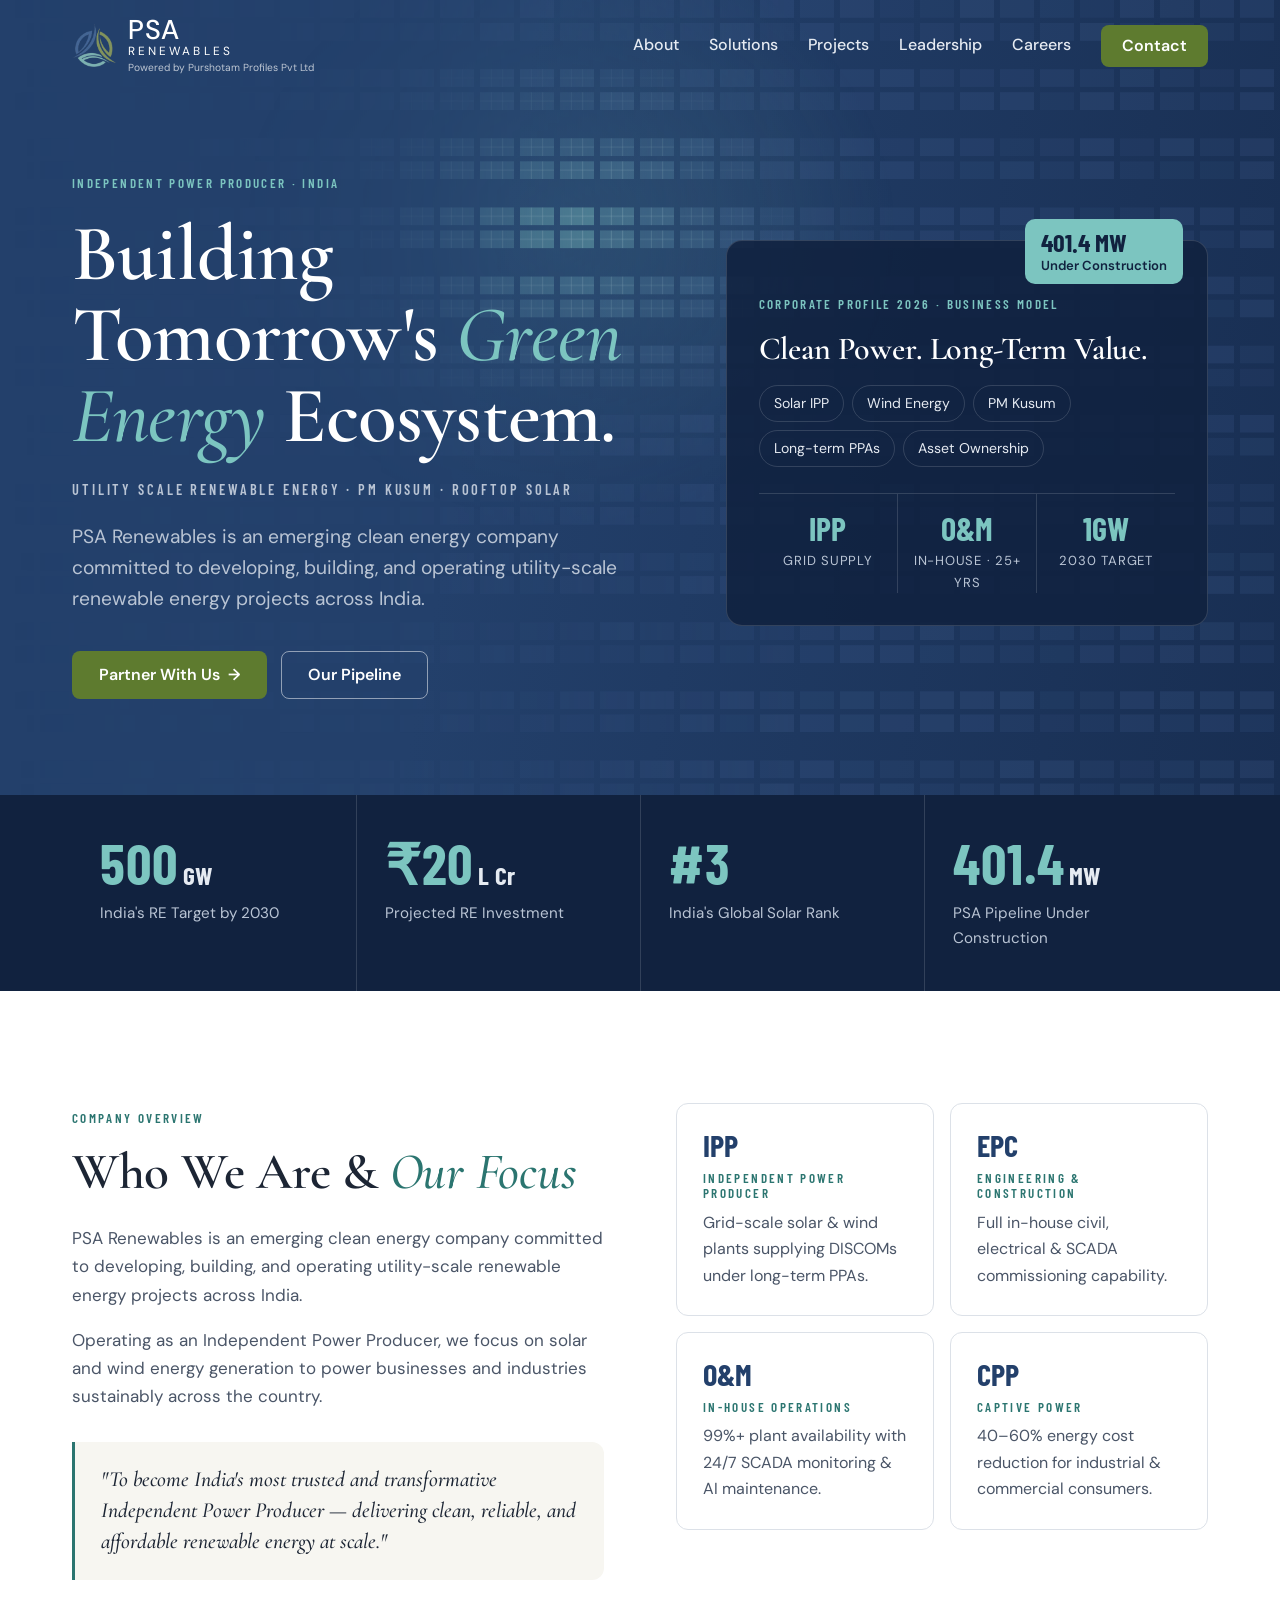
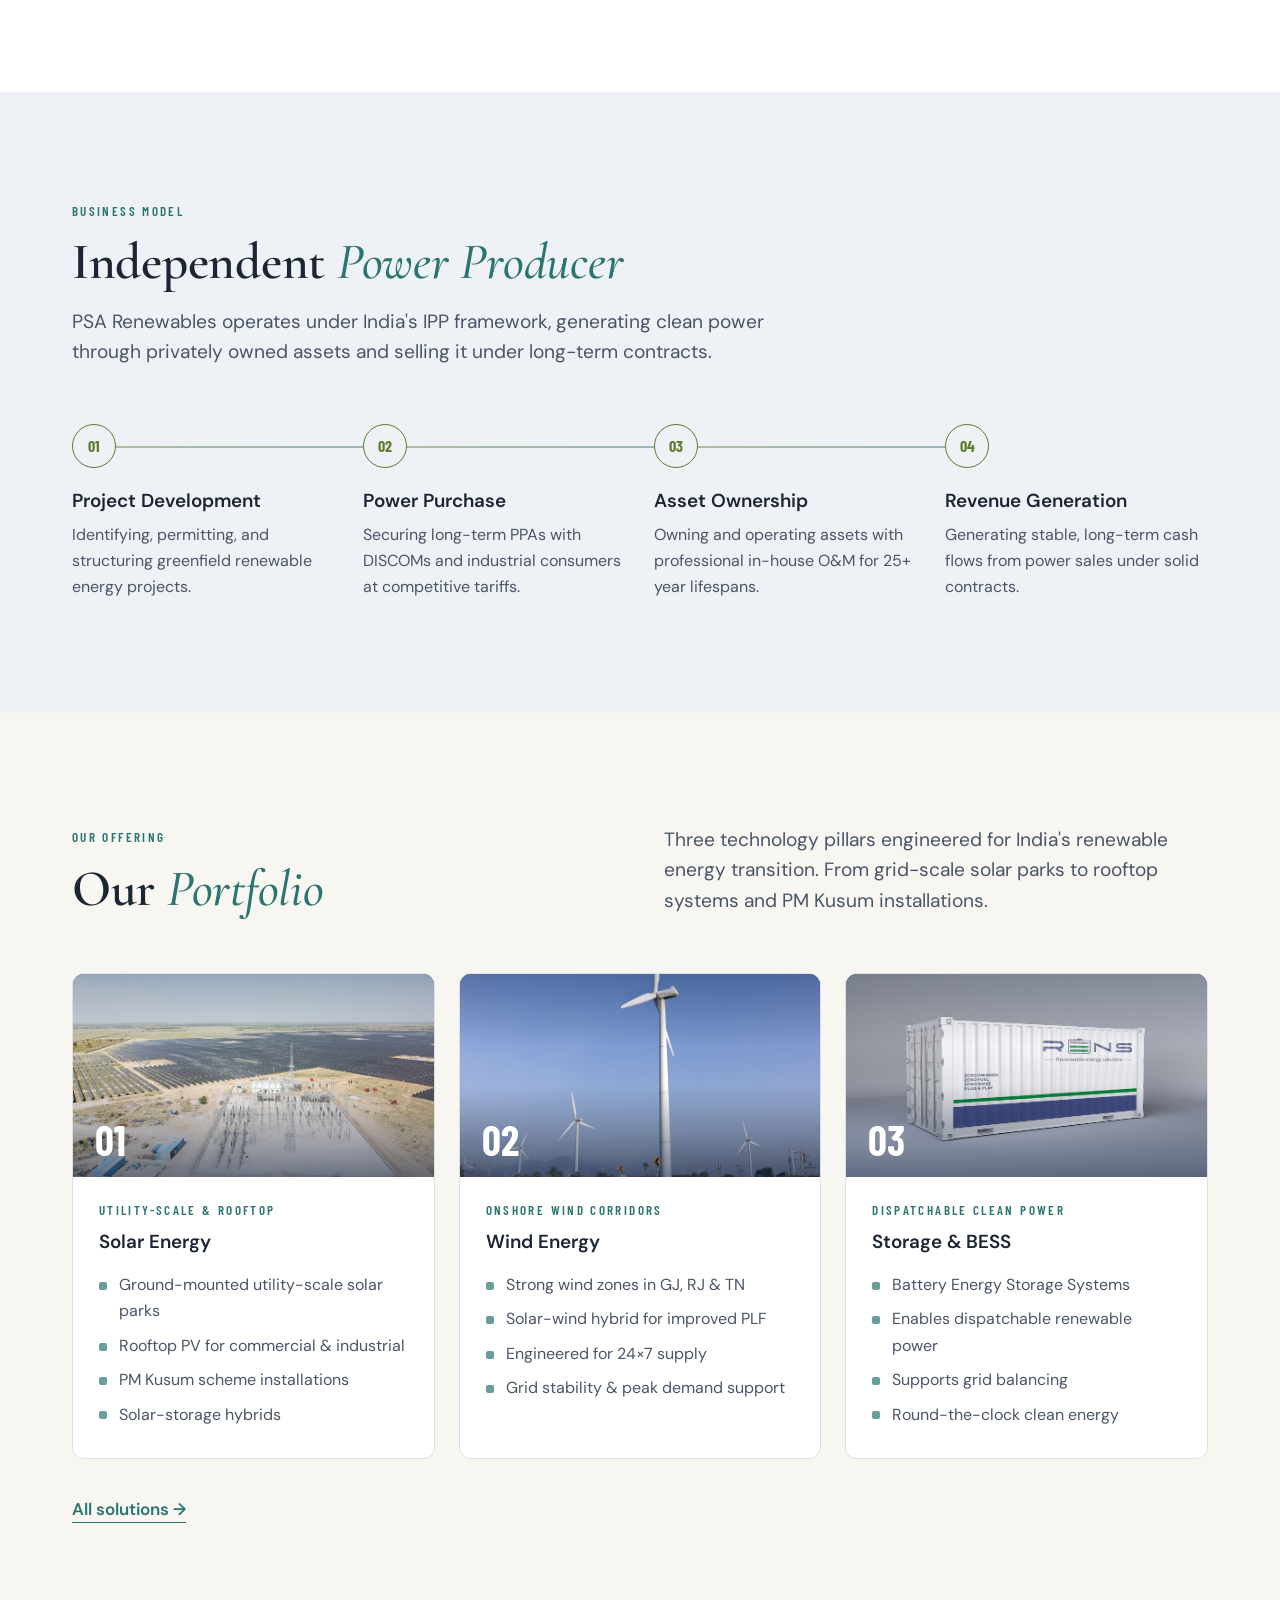
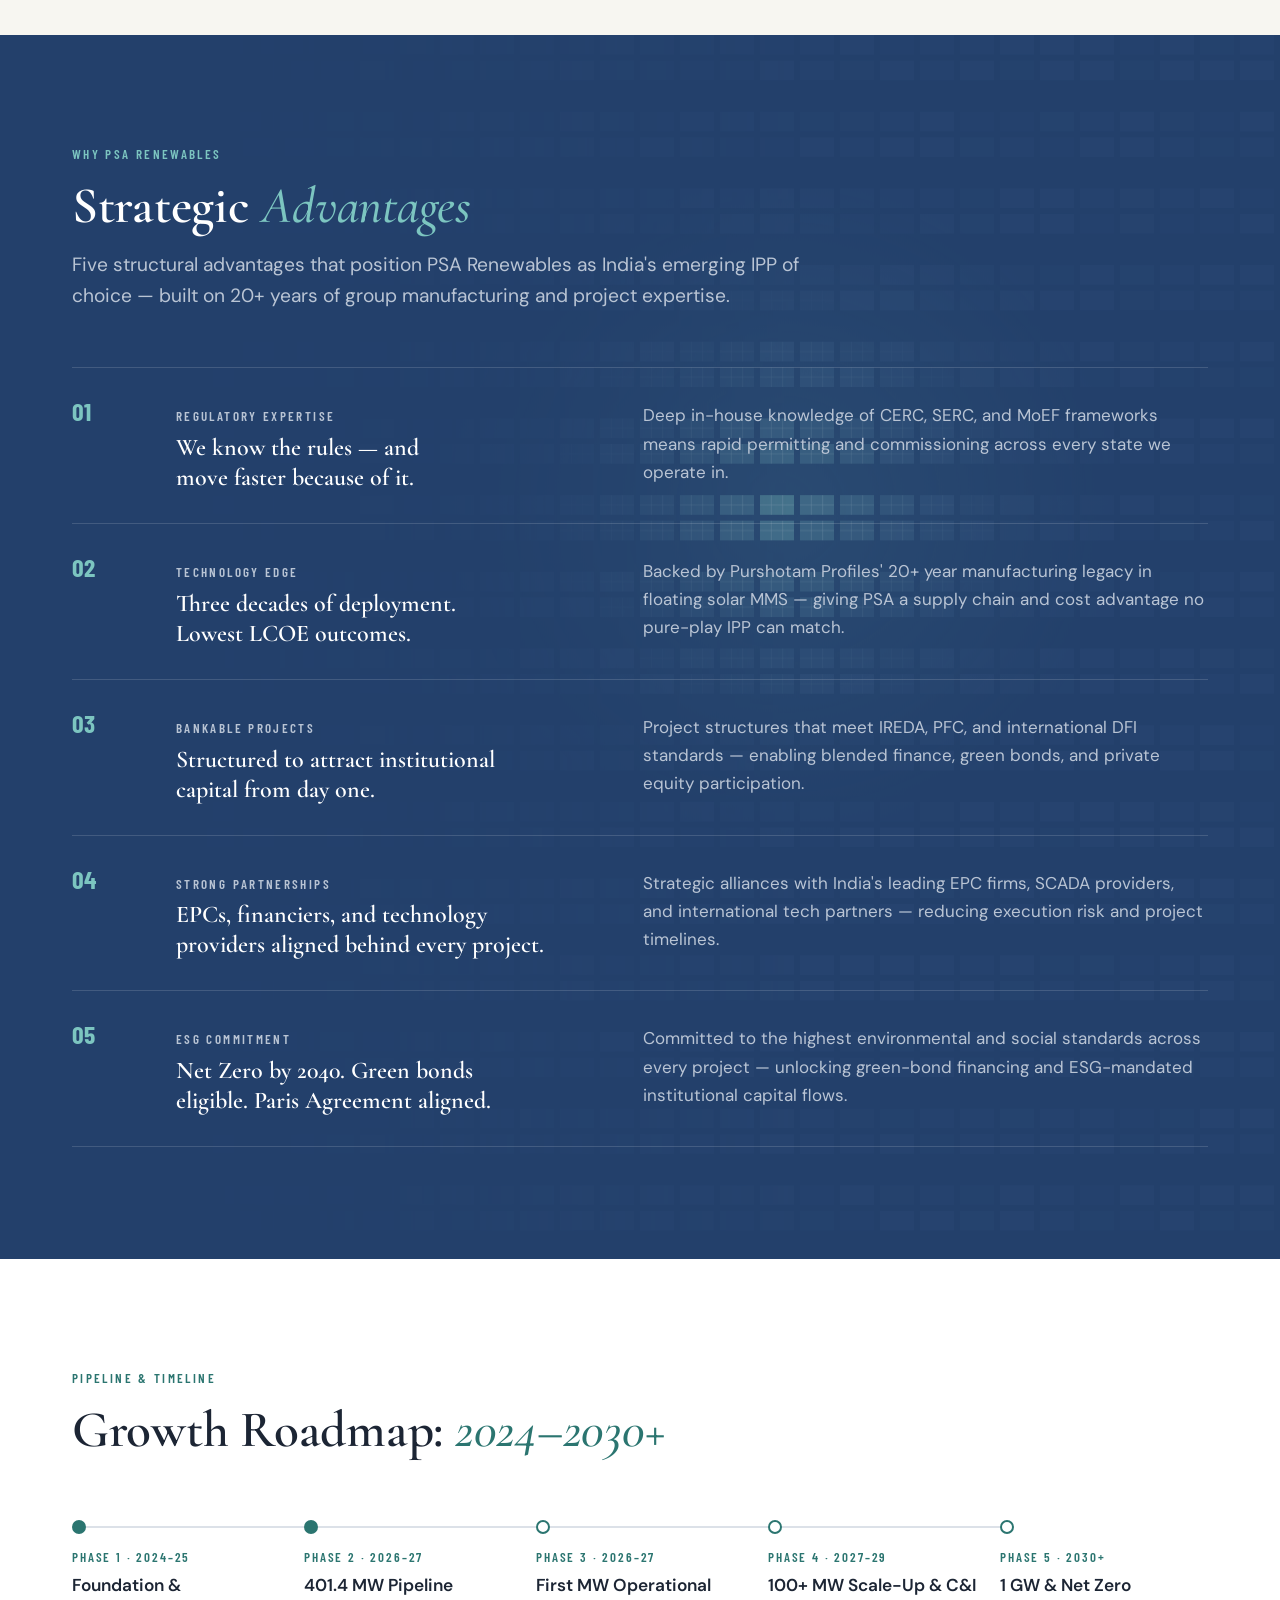
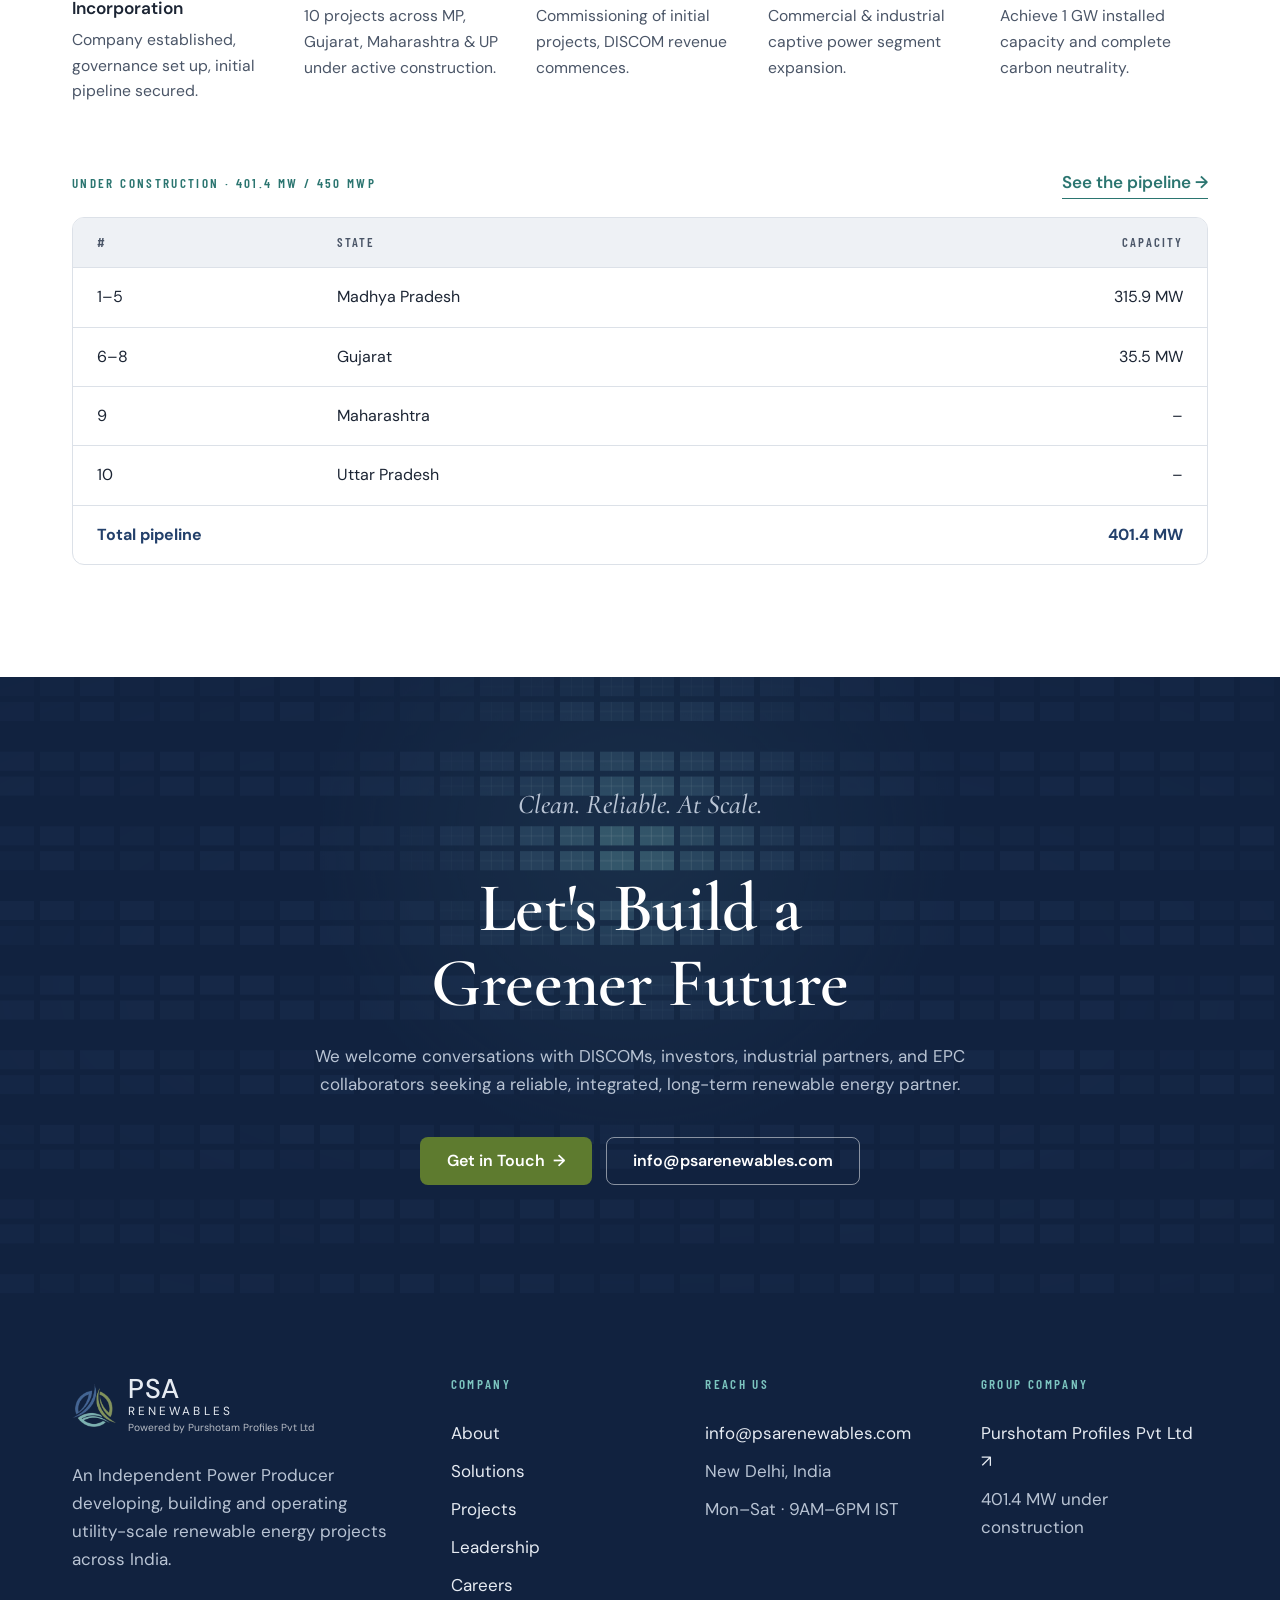
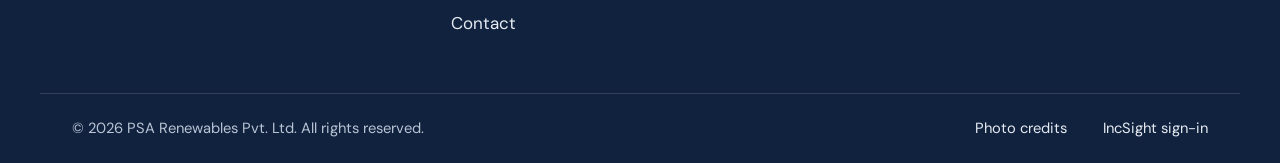
<file: index.html>
<!doctype html>
<html lang="en">
<head>
  <meta charset="utf-8">
  <meta name="viewport" content="width=device-width, initial-scale=1">
  <title>PSA Renewables | Building Tomorrow's Green Energy Ecosystem</title>
  <meta name="description" content="PSA Renewables is an emerging clean energy company committed to developing, building, and operating utility-scale renewable energy projects across India.">
  <link rel="icon" href="assets/logo-mark.png">
  <link rel="preconnect" href="https://fonts.googleapis.com">
  <link rel="preconnect" href="https://fonts.gstatic.com" crossorigin>
  <link href="https://fonts.googleapis.com/css2?family=Barlow+Condensed:wght@600;700&family=Cormorant+Garamond:ital,wght@0,500;0,600;1,500&family=DM+Sans:opsz,wght@9..40,400;9..40,500;9..40,600;9..40,700&display=swap" rel="stylesheet">
  <link rel="stylesheet" href="styles.css">
</head>
<body data-page="home">
  <main id="main">
    <section class="hero">
      <canvas class="panel-field" aria-hidden="true"></canvas>
      <div class="wrap hero-grid">
        <div>
          <span class="label reveal">Independent Power Producer · India</span>
          <h1 class="display reveal">Building Tomorrow's <em class="accent">Green Energy</em> Ecosystem.</h1>
          <p class="tagline reveal">Utility Scale Renewable Energy · PM Kusum · Rooftop Solar</p>
          <p class="lead reveal">PSA Renewables is an emerging clean energy company committed to developing, building, and operating utility-scale renewable energy projects across India.</p>
          <div class="actions reveal">
            <a href="contact.html" class="btn btn-primary">Partner With Us <span aria-hidden="true">→</span></a>
            <a href="projects.html" class="btn btn-ghost">Our Pipeline</a>
          </div>
        </div>
        <aside class="profile reveal" aria-label="Corporate profile">
          <div class="badge"><b><span data-site="pipelineMW">401.4</span> MW</b><span>Under Construction</span></div>
          <span class="label">Corporate Profile 2026 · Business Model</span>
          <h2>Clean Power. Long-Term Value.</h2>
          <ul class="chips">
            <li>Solar IPP</li><li>Wind Energy</li><li>PM Kusum</li><li>Long-term PPAs</li><li>Asset Ownership</li>
          </ul>
          <div class="profile-stats">
            <div><b>IPP</b><span>Grid Supply</span></div>
            <div><b>O&amp;M</b><span>In-House · 25+ Yrs</span></div>
            <div><b>1GW</b><span>2030 Target</span></div>
          </div>
        </aside>
      </div>
    </section>

    <section class="stats" aria-label="Key figures">
      <div class="wrap stats-grid reveal">
        <div class="stat"><b><span data-count="500">500</span><small>GW</small></b><span>India's RE Target by 2030</span></div>
        <div class="stat"><b>₹<span data-count="20">20</span><small>L Cr</small></b><span>Projected RE Investment</span></div>
        <div class="stat"><b>#<span data-count="3">3</span></b><span>India's Global Solar Rank</span></div>
        <div class="stat"><b><span data-count="401.4">401.4</span><small>MW</small></b><span>PSA Pipeline Under Construction</span></div>
      </div>
    </section>

    <section class="section white">
      <div class="wrap two-col">
        <div class="prose">
          <span class="label reveal">Company Overview</span>
          <h2 class="reveal">Who We Are &amp; <em class="accent">Our Focus</em></h2>
          <p class="reveal">PSA Renewables is an emerging clean energy company committed to developing, building, and operating utility-scale renewable energy projects across India.</p>
          <p class="reveal">Operating as an Independent Power Producer, we focus on solar and wind energy generation to power businesses and industries sustainably across the country.</p>
          <blockquote class="quote reveal">"To become India's most trusted and transformative Independent Power Producer — delivering clean, reliable, and affordable renewable energy at scale."</blockquote>
        </div>
        <div class="tiles">
          <article class="tile reveal"><span class="code">IPP</span><span class="label">Independent Power Producer</span><p>Grid-scale solar &amp; wind plants supplying DISCOMs under long-term PPAs.</p></article>
          <article class="tile reveal"><span class="code">EPC</span><span class="label">Engineering &amp; Construction</span><p>Full in-house civil, electrical &amp; SCADA commissioning capability.</p></article>
          <article class="tile reveal"><span class="code">O&amp;M</span><span class="label">In-House Operations</span><p>99%+ plant availability with 24/7 SCADA monitoring &amp; AI maintenance.</p></article>
          <article class="tile reveal"><span class="code">CPP</span><span class="label">Captive Power</span><p>40–60% energy cost reduction for industrial &amp; commercial consumers.</p></article>
        </div>
      </div>
    </section>

    <section class="section mist">
      <div class="wrap">
        <div class="section-head">
          <span class="label reveal">Business Model</span>
          <h2 class="reveal">Independent <em class="accent">Power Producer</em></h2>
          <p class="lead reveal">PSA Renewables operates under India's IPP framework, generating clean power through privately owned assets and selling it under long-term contracts.</p>
        </div>
        <ol class="steps">
          <li class="reveal"><h3>Project Development</h3><p>Identifying, permitting, and structuring greenfield renewable energy projects.</p></li>
          <li class="reveal"><h3>Power Purchase</h3><p>Securing long-term PPAs with DISCOMs and industrial consumers at competitive tariffs.</p></li>
          <li class="reveal"><h3>Asset Ownership</h3><p>Owning and operating assets with professional in-house O&amp;M for 25+ year lifespans.</p></li>
          <li class="reveal"><h3>Revenue Generation</h3><p>Generating stable, long-term cash flows from power sales under solid contracts.</p></li>
        </ol>
      </div>
    </section>

    <section class="section">
      <div class="wrap">
        <div class="section-head split">
          <div class="stack">
            <span class="label reveal">Our Offering</span>
            <h2 class="reveal">Our <em class="accent">Portfolio</em></h2>
          </div>
          <p class="lead reveal">Three technology pillars engineered for India's renewable energy transition. From grid-scale solar parks to rooftop systems and PM Kusum installations.</p>
        </div>
        <div class="cards">
          <article class="card reveal">
            <div class="media"><img src="assets/photos/home-solar.jpg" alt="Solar power plant at Bhadla, Rajasthan" loading="lazy"><span class="num">01</span></div>
            <div class="card-body">
              <span class="label">Utility-Scale &amp; Rooftop</span>
              <h3>Solar Energy</h3>
              <ul><li>Ground-mounted utility-scale solar parks</li><li>Rooftop PV for commercial &amp; industrial</li><li>PM Kusum scheme installations</li><li>Solar-storage hybrids</li></ul>
            </div>
          </article>
          <article class="card reveal">
            <div class="media"><img src="assets/photos/home-wind.jpg" alt="Wind turbines near Kanyakumari, Tamil Nadu" loading="lazy"><span class="num">02</span></div>
            <div class="card-body">
              <span class="label">Onshore Wind Corridors</span>
              <h3>Wind Energy</h3>
              <ul><li>Strong wind zones in GJ, RJ &amp; TN</li><li>Solar-wind hybrid for improved PLF</li><li>Engineered for 24×7 supply</li><li>Grid stability &amp; peak demand support</li></ul>
            </div>
          </article>
          <article class="card reveal">
            <div class="media"><img src="assets/photos/home-storage.jpg" alt="Containerised battery energy storage system" loading="lazy"><span class="num">03</span></div>
            <div class="card-body">
              <span class="label">Dispatchable Clean Power</span>
              <h3>Storage &amp; BESS</h3>
              <ul><li>Battery Energy Storage Systems</li><li>Enables dispatchable renewable power</li><li>Supports grid balancing</li><li>Round-the-clock clean energy</li></ul>
            </div>
          </article>
        </div>
        <p class="reveal after"><a href="solutions.html" class="link">All solutions →</a></p>
      </div>
    </section>

    <section class="section dark">
      <canvas class="panel-field" aria-hidden="true"></canvas>
      <div class="wrap">
        <div class="section-head">
          <span class="label reveal">Why PSA Renewables</span>
          <h2 class="reveal">Strategic <em class="accent">Advantages</em></h2>
          <p class="lead reveal">Five structural advantages that position PSA Renewables as India's emerging IPP of choice — built on 20+ years of group manufacturing and project expertise.</p>
        </div>
        <ol class="ledger">
          <li class="reveal"><span class="n">01</span><div><span class="label">Regulatory Expertise</span><h3>We know the rules — and move faster because of it.</h3></div><p>Deep in-house knowledge of CERC, SERC, and MoEF frameworks means rapid permitting and commissioning across every state we operate in.</p></li>
          <li class="reveal"><span class="n">02</span><div><span class="label">Technology Edge</span><h3>Three decades of deployment. Lowest LCOE outcomes.</h3></div><p>Backed by Purshotam Profiles' 20+ year manufacturing legacy in floating solar MMS — giving PSA a supply chain and cost advantage no pure-play IPP can match.</p></li>
          <li class="reveal"><span class="n">03</span><div><span class="label">Bankable Projects</span><h3>Structured to attract institutional capital from day one.</h3></div><p>Project structures that meet IREDA, PFC, and international DFI standards — enabling blended finance, green bonds, and private equity participation.</p></li>
          <li class="reveal"><span class="n">04</span><div><span class="label">Strong Partnerships</span><h3>EPCs, financiers, and technology providers aligned behind every project.</h3></div><p>Strategic alliances with India's leading EPC firms, SCADA providers, and international tech partners — reducing execution risk and project timelines.</p></li>
          <li class="reveal"><span class="n">05</span><div><span class="label">ESG Commitment</span><h3>Net Zero by 2040. Green bonds eligible. Paris Agreement aligned.</h3></div><p>Committed to the highest environmental and social standards across every project — unlocking green-bond financing and ESG-mandated institutional capital flows.</p></li>
        </ol>
      </div>
    </section>

    <section class="section white">
      <div class="wrap">
        <div class="section-head">
          <span class="label reveal">Pipeline &amp; Timeline</span>
          <h2 class="reveal">Growth Roadmap: <em class="accent">2024–2030+</em></h2>
        </div>
        <div data-render="phases"></div>
        <div class="table-caption reveal">
          <span class="label">Under Construction · <span data-site="pipelineMW">401.4</span> MW / <span data-site="pipelineMWp">450</span> MWp</span>
          <a href="projects.html" class="link">See the pipeline →</a>
        </div>
        <div class="table-wrap reveal" data-render="pipeline"></div>
      </div>
    </section>

    <section class="section deep cta">
      <canvas class="panel-field full" aria-hidden="true"></canvas>
      <div class="wrap">
        <p class="motto reveal">Clean. Reliable. At Scale.</p>
        <h2 class="reveal">Let's Build a Greener Future</h2>
        <p class="reveal">We welcome conversations with DISCOMs, investors, industrial partners, and EPC collaborators seeking a reliable, integrated, long-term renewable energy partner.</p>
        <div class="actions center reveal">
          <a href="contact.html" class="btn btn-primary">Get in Touch <span aria-hidden="true">→</span></a>
          <a data-site-href="mailto:email" href="mailto:info@psarenewables.com" class="btn btn-ghost" data-site="email">info@psarenewables.com</a>
        </div>
      </div>
    </section>
  </main>

  <script src="js/site.js"></script>
  <script src="js/layout.js"></script>
  <script src="js/main.js"></script>
</body>
</html>
</file>
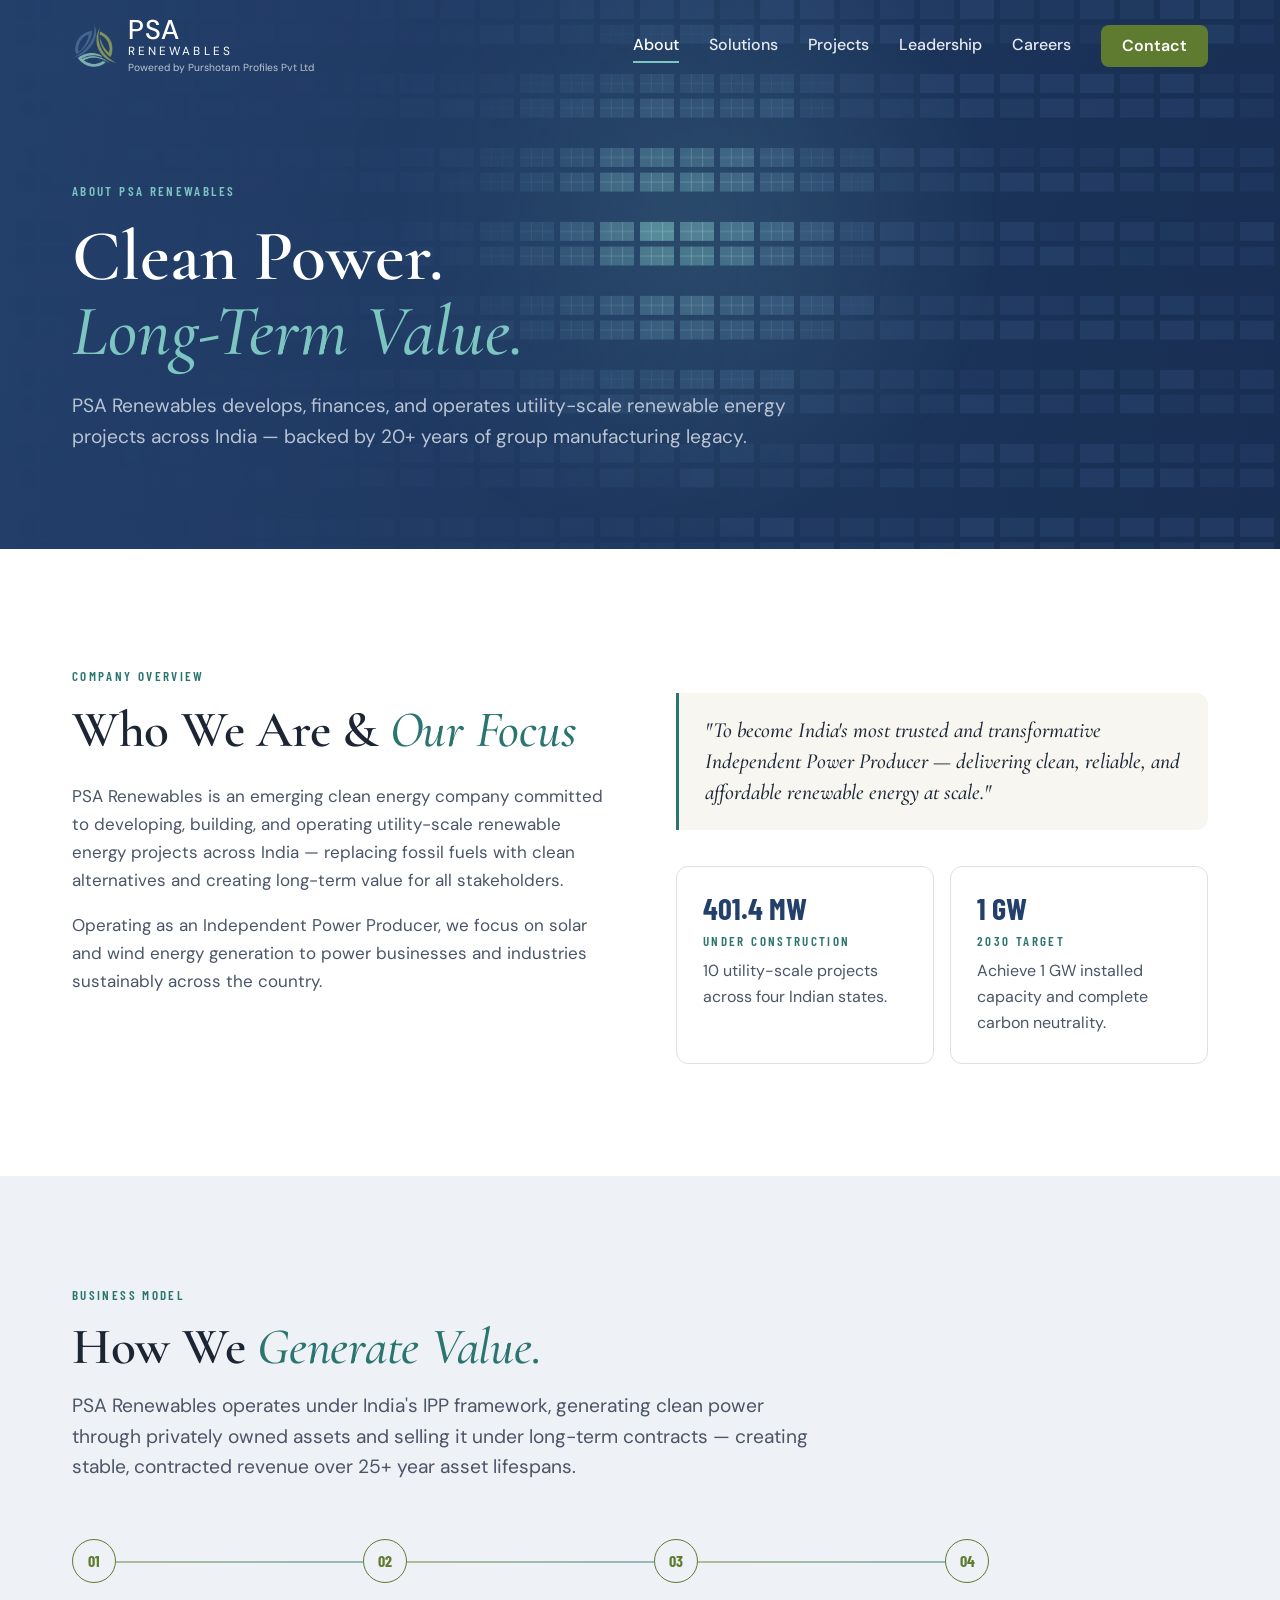
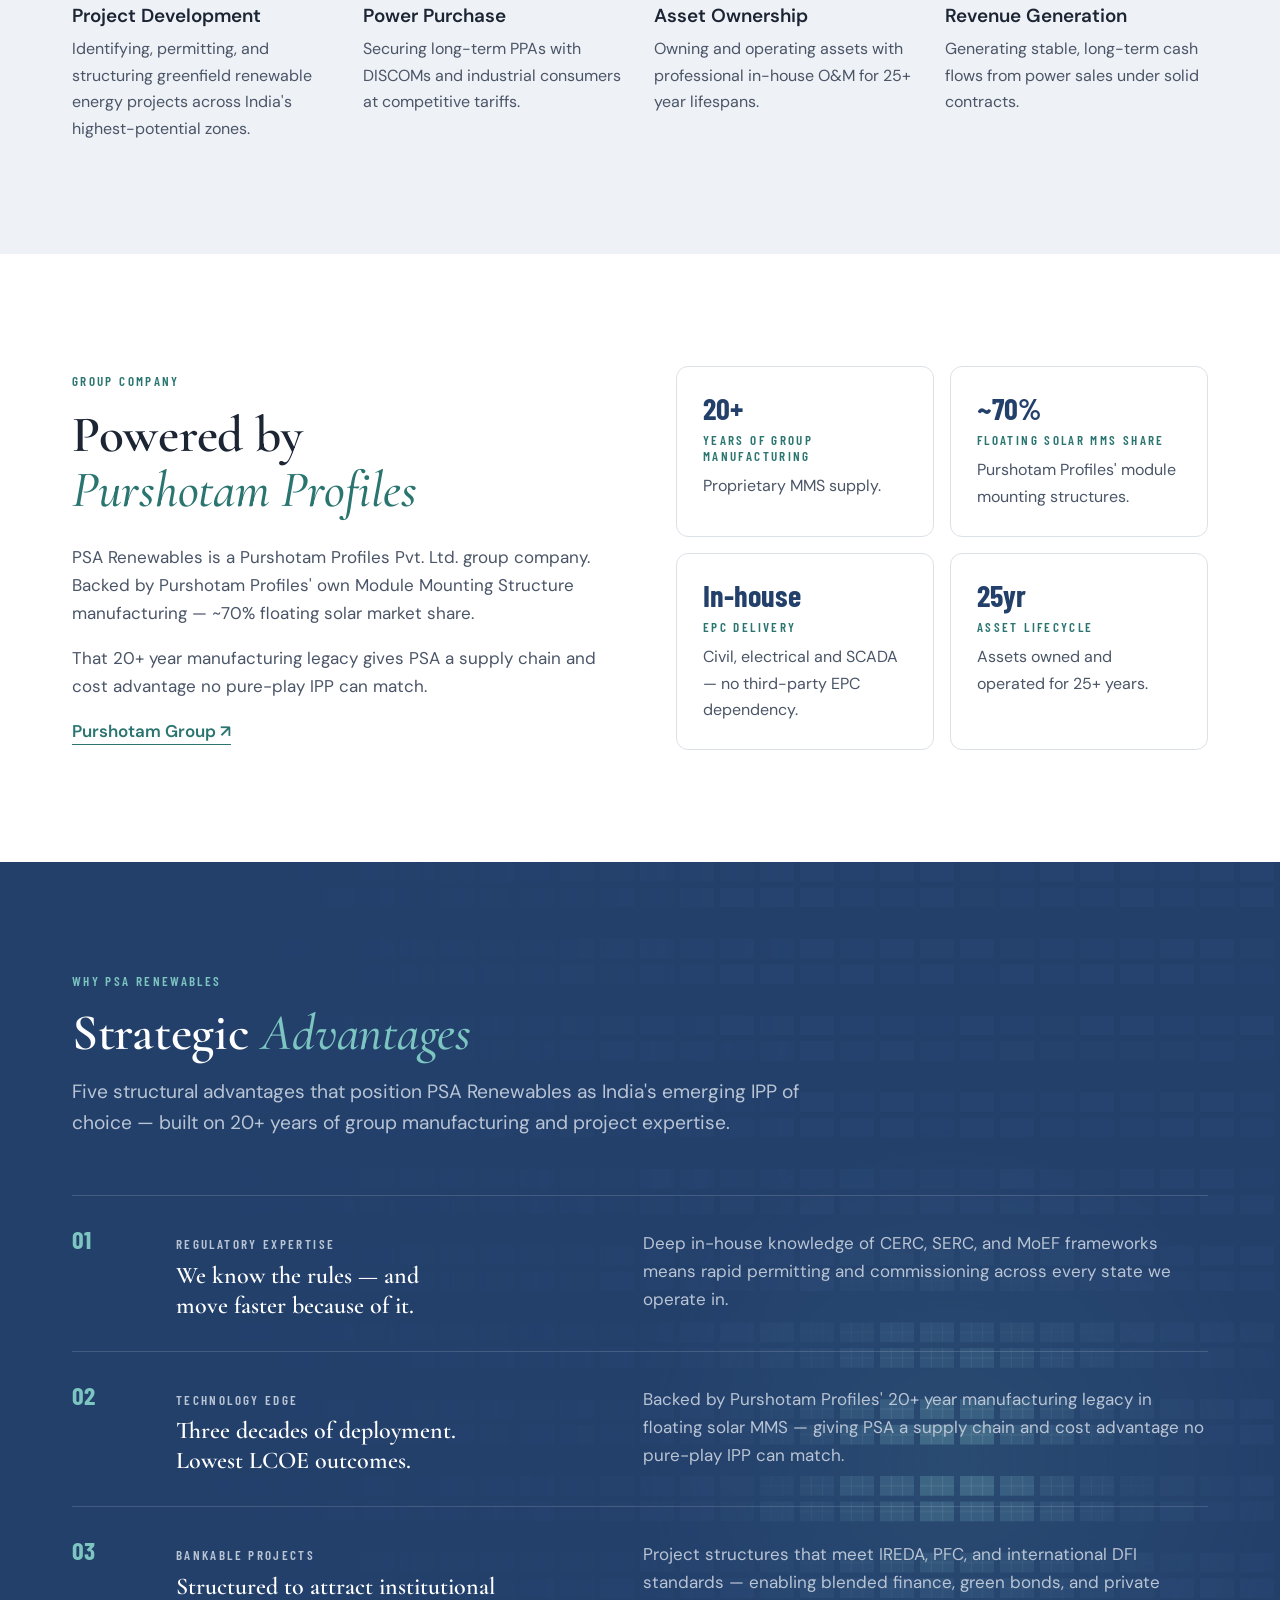
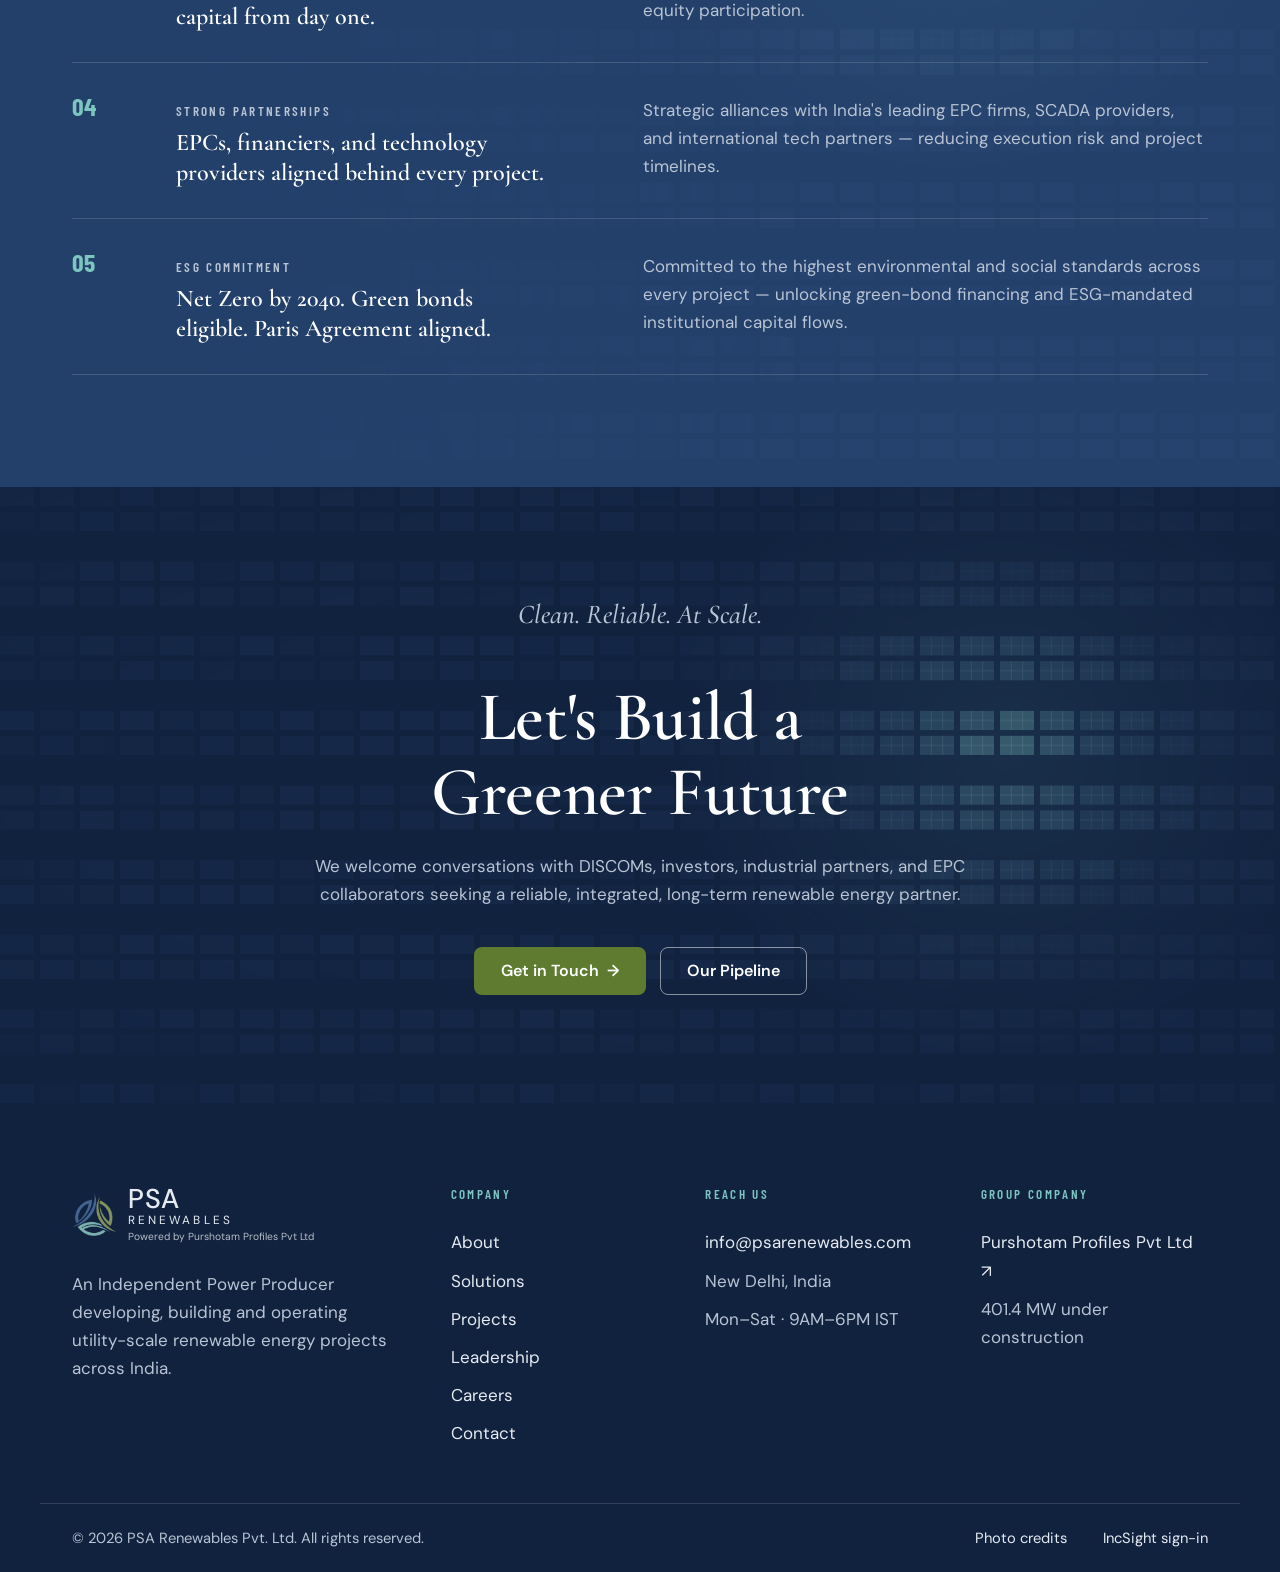
<file: about.html>
<!doctype html>
<html lang="en">
<head>
  <meta charset="utf-8">
  <meta name="viewport" content="width=device-width, initial-scale=1">
  <title>About | PSA Renewables</title>
  <meta name="description" content="PSA Renewables is an Independent Power Producer developing, financing and operating utility-scale renewable energy projects across India.">
  <link rel="icon" href="assets/logo-mark.png">
  <link rel="preconnect" href="https://fonts.googleapis.com">
  <link rel="preconnect" href="https://fonts.gstatic.com" crossorigin>
  <link href="https://fonts.googleapis.com/css2?family=Barlow+Condensed:wght@600;700&family=Cormorant+Garamond:ital,wght@0,500;0,600;1,500&family=DM+Sans:opsz,wght@9..40,400;9..40,500;9..40,600;9..40,700&display=swap" rel="stylesheet">
  <link rel="stylesheet" href="styles.css">
</head>
<body data-page="about">
  <main id="main">
    <section class="page-hero">
      <canvas class="panel-field" aria-hidden="true"></canvas>
      <div class="wrap">
        <span class="label reveal">About PSA Renewables</span>
        <h1 class="reveal">Clean Power. <em class="accent">Long-Term Value.</em></h1>
        <p class="lead reveal">PSA Renewables develops, finances, and operates utility-scale renewable energy projects across India — backed by 20+ years of group manufacturing legacy.</p>
      </div>
    </section>

    <section class="section white">
      <div class="wrap two-col">
        <div class="prose">
          <span class="label reveal">Company Overview</span>
          <h2 class="reveal">Who We Are &amp; <em class="accent">Our Focus</em></h2>
          <p class="reveal">PSA Renewables is an emerging clean energy company committed to developing, building, and operating utility-scale renewable energy projects across India — replacing fossil fuels with clean alternatives and creating long-term value for all stakeholders.</p>
          <p class="reveal">Operating as an Independent Power Producer, we focus on solar and wind energy generation to power businesses and industries sustainably across the country.</p>
        </div>
        <div>
          <blockquote class="quote reveal">"To become India's most trusted and transformative Independent Power Producer — delivering clean, reliable, and affordable renewable energy at scale."</blockquote>
          <div class="tiles after">
            <article class="tile reveal"><span class="code"><span data-site="pipelineMW">401.4</span> MW</span><span class="label">Under Construction</span><p><span data-site="projects">10</span> utility-scale projects across <span data-site="states">four</span> Indian states.</p></article>
            <article class="tile reveal"><span class="code">1 GW</span><span class="label">2030 Target</span><p>Achieve 1 GW installed capacity and complete carbon neutrality.</p></article>
          </div>
        </div>
      </div>
    </section>

    <section class="section mist">
      <div class="wrap">
        <div class="section-head">
          <span class="label reveal">Business Model</span>
          <h2 class="reveal">How We <em class="accent">Generate Value.</em></h2>
          <p class="lead reveal">PSA Renewables operates under India's IPP framework, generating clean power through privately owned assets and selling it under long-term contracts — creating stable, contracted revenue over 25+ year asset lifespans.</p>
        </div>
        <ol class="steps">
          <li class="reveal"><h3>Project Development</h3><p>Identifying, permitting, and structuring greenfield renewable energy projects across India's highest-potential zones.</p></li>
          <li class="reveal"><h3>Power Purchase</h3><p>Securing long-term PPAs with DISCOMs and industrial consumers at competitive tariffs.</p></li>
          <li class="reveal"><h3>Asset Ownership</h3><p>Owning and operating assets with professional in-house O&amp;M for 25+ year lifespans.</p></li>
          <li class="reveal"><h3>Revenue Generation</h3><p>Generating stable, long-term cash flows from power sales under solid contracts.</p></li>
        </ol>
      </div>
    </section>

    <section class="section white">
      <div class="wrap two-col">
        <div class="prose">
          <span class="label reveal">Group Company</span>
          <h2 class="reveal">Powered by <em class="accent">Purshotam Profiles</em></h2>
          <p class="reveal">PSA Renewables is a Purshotam Profiles Pvt. Ltd. group company. Backed by Purshotam Profiles' own Module Mounting Structure manufacturing — ~70% floating solar market share.</p>
          <p class="reveal">That 20+ year manufacturing legacy gives PSA a supply chain and cost advantage no pure-play IPP can match.</p>
          <p class="reveal"><a href="https://www.purshotamgroup.com" class="link" target="_blank" rel="noopener">Purshotam Group ↗</a></p>
        </div>
        <div class="tiles">
          <article class="tile reveal"><span class="code">20+</span><span class="label">Years of group manufacturing</span><p>Proprietary MMS supply.</p></article>
          <article class="tile reveal"><span class="code">~70%</span><span class="label">Floating solar MMS share</span><p>Purshotam Profiles' module mounting structures.</p></article>
          <article class="tile reveal"><span class="code">In-house</span><span class="label">EPC delivery</span><p>Civil, electrical and SCADA — no third-party EPC dependency.</p></article>
          <article class="tile reveal"><span class="code">25yr</span><span class="label">Asset lifecycle</span><p>Assets owned and operated for 25+ years.</p></article>
        </div>
      </div>
    </section>

    <section class="section dark">
      <canvas class="panel-field" aria-hidden="true"></canvas>
      <div class="wrap">
        <div class="section-head">
          <span class="label reveal">Why PSA Renewables</span>
          <h2 class="reveal">Strategic <em class="accent">Advantages</em></h2>
          <p class="lead reveal">Five structural advantages that position PSA Renewables as India's emerging IPP of choice — built on 20+ years of group manufacturing and project expertise.</p>
        </div>
        <ol class="ledger">
          <li class="reveal"><span class="n">01</span><div><span class="label">Regulatory Expertise</span><h3>We know the rules — and move faster because of it.</h3></div><p>Deep in-house knowledge of CERC, SERC, and MoEF frameworks means rapid permitting and commissioning across every state we operate in.</p></li>
          <li class="reveal"><span class="n">02</span><div><span class="label">Technology Edge</span><h3>Three decades of deployment. Lowest LCOE outcomes.</h3></div><p>Backed by Purshotam Profiles' 20+ year manufacturing legacy in floating solar MMS — giving PSA a supply chain and cost advantage no pure-play IPP can match.</p></li>
          <li class="reveal"><span class="n">03</span><div><span class="label">Bankable Projects</span><h3>Structured to attract institutional capital from day one.</h3></div><p>Project structures that meet IREDA, PFC, and international DFI standards — enabling blended finance, green bonds, and private equity participation.</p></li>
          <li class="reveal"><span class="n">04</span><div><span class="label">Strong Partnerships</span><h3>EPCs, financiers, and technology providers aligned behind every project.</h3></div><p>Strategic alliances with India's leading EPC firms, SCADA providers, and international tech partners — reducing execution risk and project timelines.</p></li>
          <li class="reveal"><span class="n">05</span><div><span class="label">ESG Commitment</span><h3>Net Zero by 2040. Green bonds eligible. Paris Agreement aligned.</h3></div><p>Committed to the highest environmental and social standards across every project — unlocking green-bond financing and ESG-mandated institutional capital flows.</p></li>
        </ol>
      </div>
    </section>

    <section class="section deep cta">
      <canvas class="panel-field full" aria-hidden="true"></canvas>
      <div class="wrap">
        <p class="motto reveal">Clean. Reliable. At Scale.</p>
        <h2 class="reveal">Let's Build a Greener Future</h2>
        <p class="reveal">We welcome conversations with DISCOMs, investors, industrial partners, and EPC collaborators seeking a reliable, integrated, long-term renewable energy partner.</p>
        <div class="actions center reveal">
          <a href="contact.html" class="btn btn-primary">Get in Touch <span aria-hidden="true">→</span></a>
          <a href="projects.html" class="btn btn-ghost">Our Pipeline</a>
        </div>
      </div>
    </section>
  </main>

  <script src="js/site.js"></script>
  <script src="js/layout.js"></script>
  <script src="js/main.js"></script>
</body>
</html>
</file>
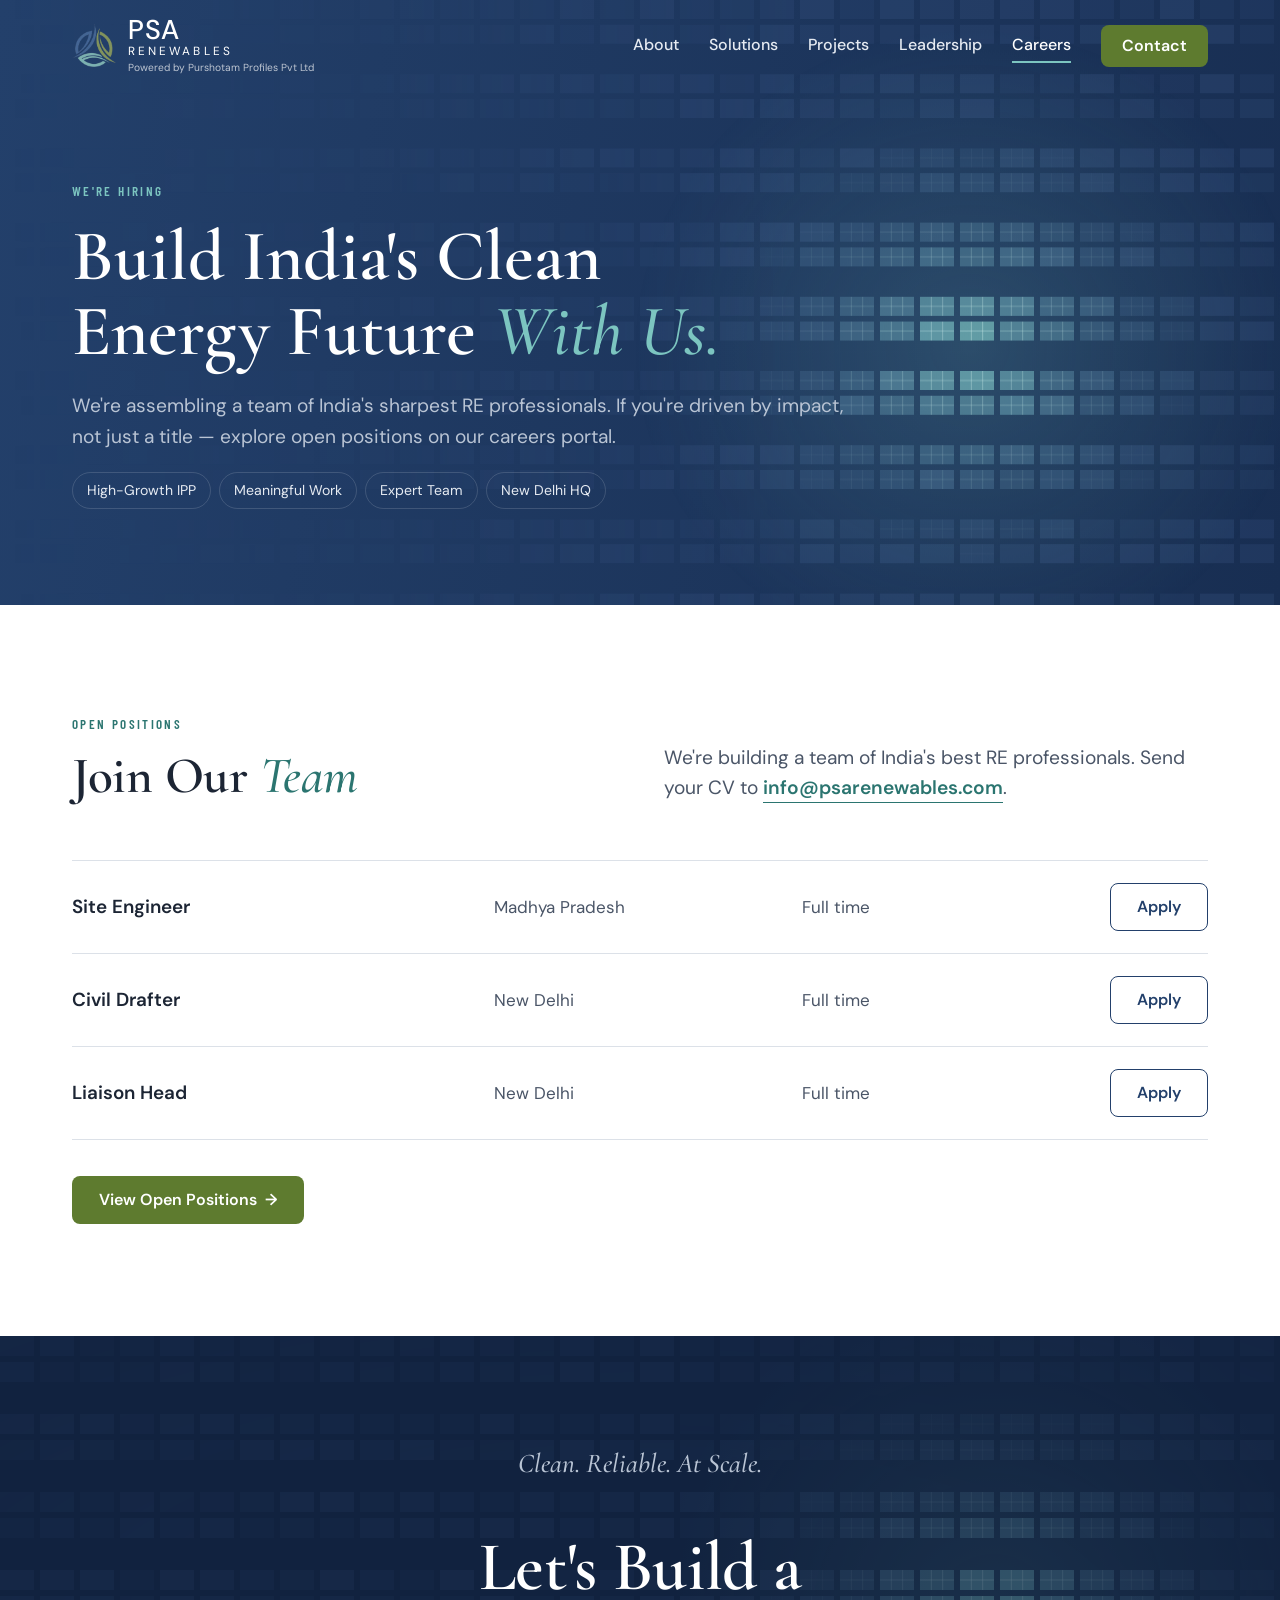
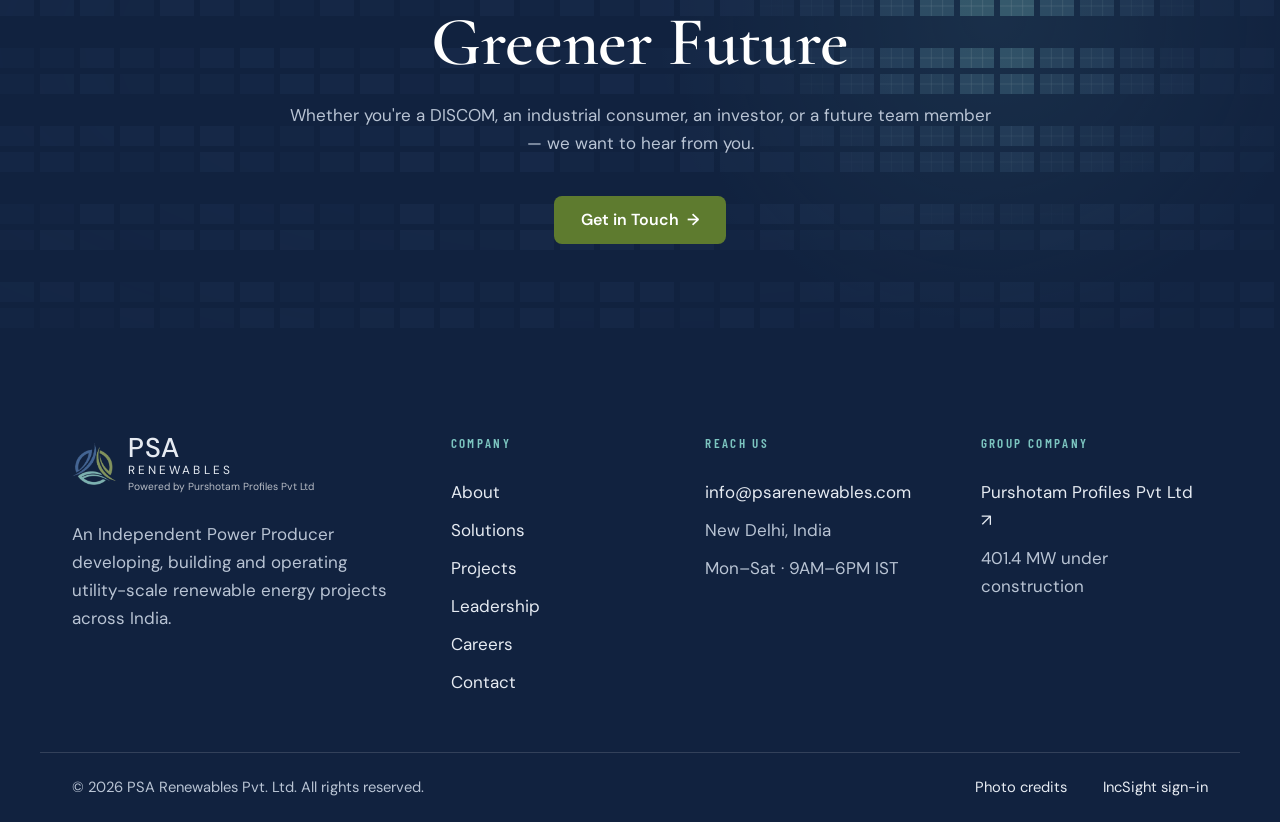
<file: careers.html>
<!doctype html>
<html lang="en">
<head>
  <meta charset="utf-8">
  <meta name="viewport" content="width=device-width, initial-scale=1">
  <title>Careers | PSA Renewables</title>
  <meta name="description" content="Build India's clean energy future with PSA Renewables. Explore open positions at our New Delhi headquarters and project sites.">
  <link rel="icon" href="assets/logo-mark.png">
  <link rel="preconnect" href="https://fonts.googleapis.com">
  <link rel="preconnect" href="https://fonts.gstatic.com" crossorigin>
  <link href="https://fonts.googleapis.com/css2?family=Barlow+Condensed:wght@600;700&family=Cormorant+Garamond:ital,wght@0,500;0,600;1,500&family=DM+Sans:opsz,wght@9..40,400;9..40,500;9..40,600;9..40,700&display=swap" rel="stylesheet">
  <link rel="stylesheet" href="styles.css">
</head>
<body data-page="careers">
  <main id="main">
    <section class="page-hero">
      <canvas class="panel-field" aria-hidden="true"></canvas>
      <div class="wrap">
        <span class="label reveal">We're Hiring</span>
        <h1 class="reveal">Build India's Clean Energy Future <em class="accent">With Us.</em></h1>
        <p class="lead reveal">We're assembling a team of India's sharpest RE professionals. If you're driven by impact, not just a title — explore open positions on our careers portal.</p>
        <ul class="chips after reveal">
          <li>High-Growth IPP</li><li>Meaningful Work</li><li>Expert Team</li><li>New Delhi HQ</li>
        </ul>
      </div>
    </section>

    <section class="section white" id="positions">
      <div class="wrap">
        <div class="section-head split">
          <div class="stack">
            <span class="label reveal">Open Positions</span>
            <h2 class="reveal">Join Our <em class="accent">Team</em></h2>
          </div>
          <p class="lead reveal">We're building a team of India's best RE professionals. Send your CV to <a class="link" data-site-href="mailto:email" href="mailto:info@psarenewables.com" data-site="email">info@psarenewables.com</a>.</p>
        </div>
        <ul class="roles">
          <li class="reveal"><h3>Site Engineer</h3><span>Madhya Pradesh</span><span>Full time</span><a class="btn btn-outline" data-site-href="mailto:email" href="mailto:info@psarenewables.com">Apply</a></li>
          <li class="reveal"><h3>Civil Drafter</h3><span>New Delhi</span><span>Full time</span><a class="btn btn-outline" data-site-href="mailto:email" href="mailto:info@psarenewables.com">Apply</a></li>
          <li class="reveal"><h3>Liaison Head</h3><span>New Delhi</span><span>Full time</span><a class="btn btn-outline" data-site-href="mailto:email" href="mailto:info@psarenewables.com">Apply</a></li>
        </ul>
        <p class="after reveal"><a class="btn btn-primary" data-site-href="careersPortal" href="mailto:info@psarenewables.com">View Open Positions <span aria-hidden="true">→</span></a></p>
      </div>
    </section>

    <section class="section deep cta">
      <canvas class="panel-field full" aria-hidden="true"></canvas>
      <div class="wrap">
        <p class="motto reveal">Clean. Reliable. At Scale.</p>
        <h2 class="reveal">Let's Build a Greener Future</h2>
        <p class="reveal">Whether you're a DISCOM, an industrial consumer, an investor, or a future team member — we want to hear from you.</p>
        <div class="actions center reveal">
          <a href="contact.html" class="btn btn-primary">Get in Touch <span aria-hidden="true">→</span></a>
        </div>
      </div>
    </section>
  </main>

  <script src="js/site.js"></script>
  <script src="js/layout.js"></script>
  <script src="js/main.js"></script>
</body>
</html>
</file>
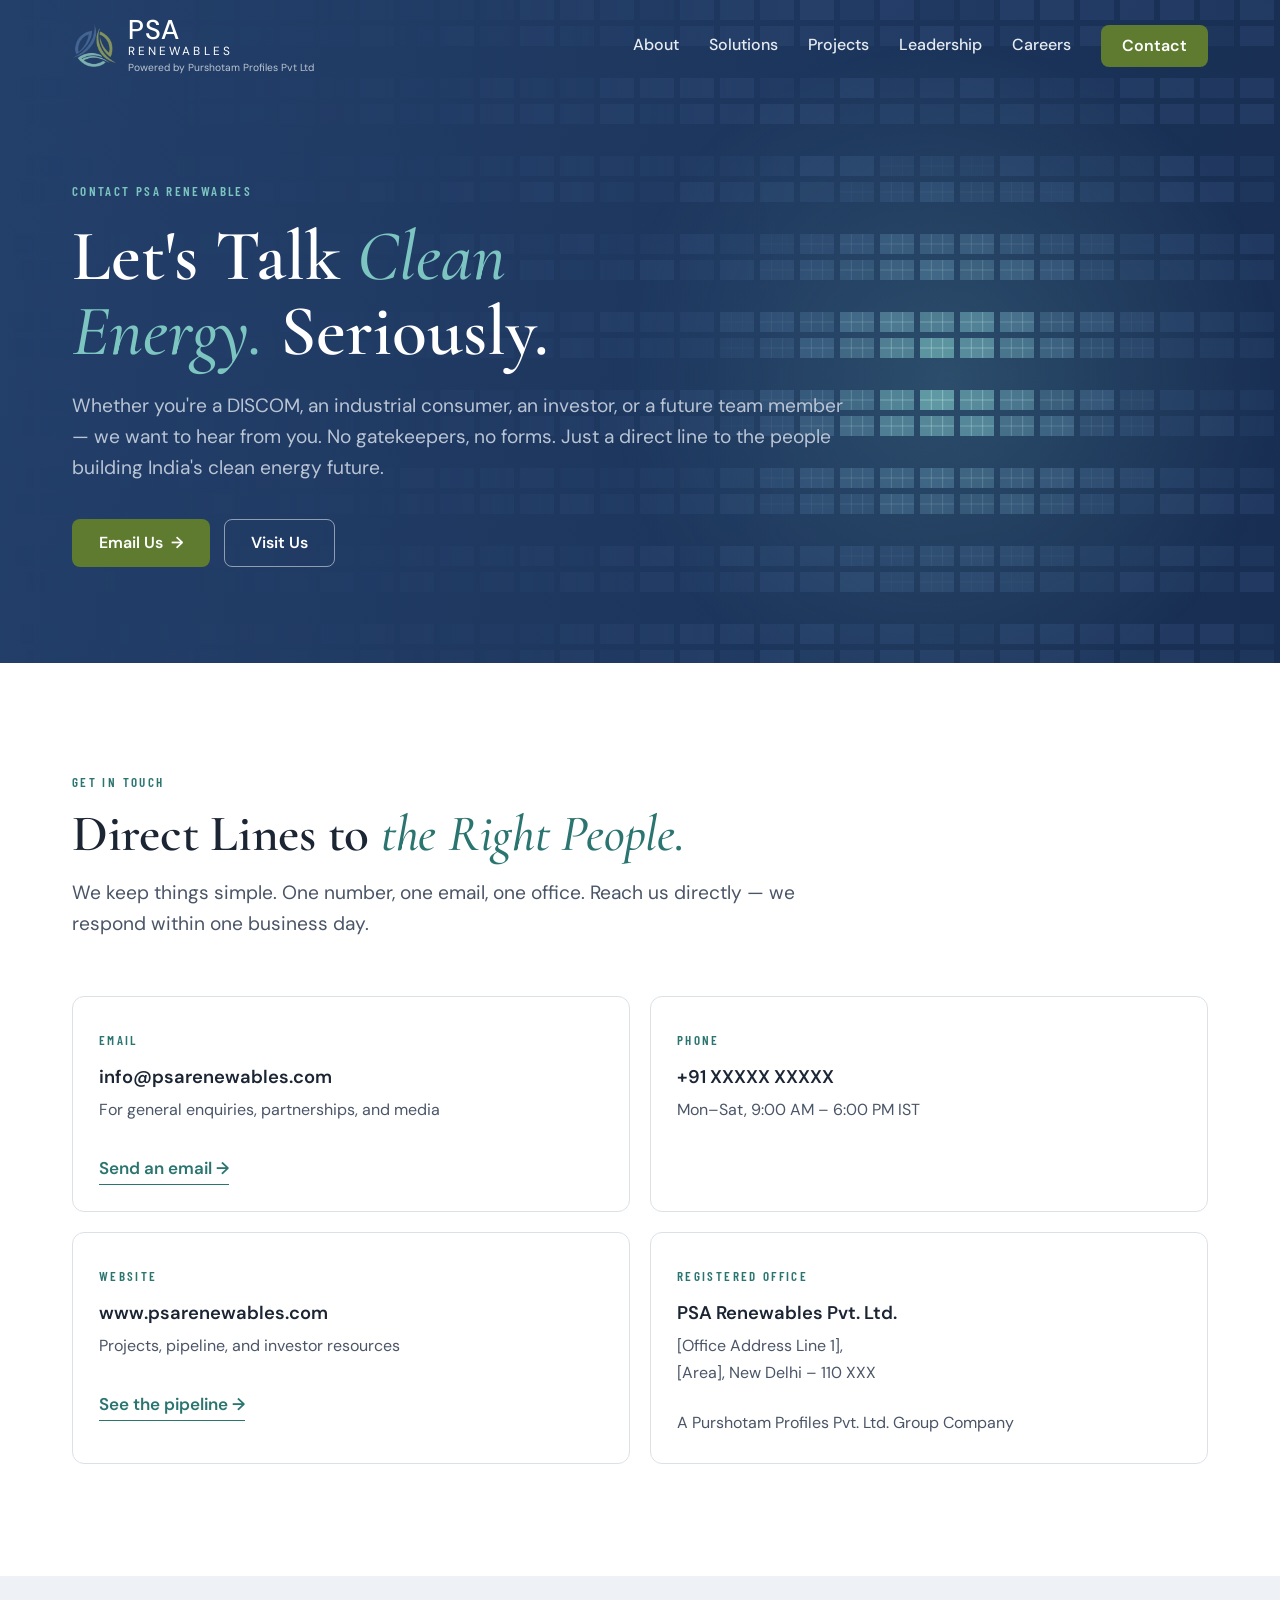
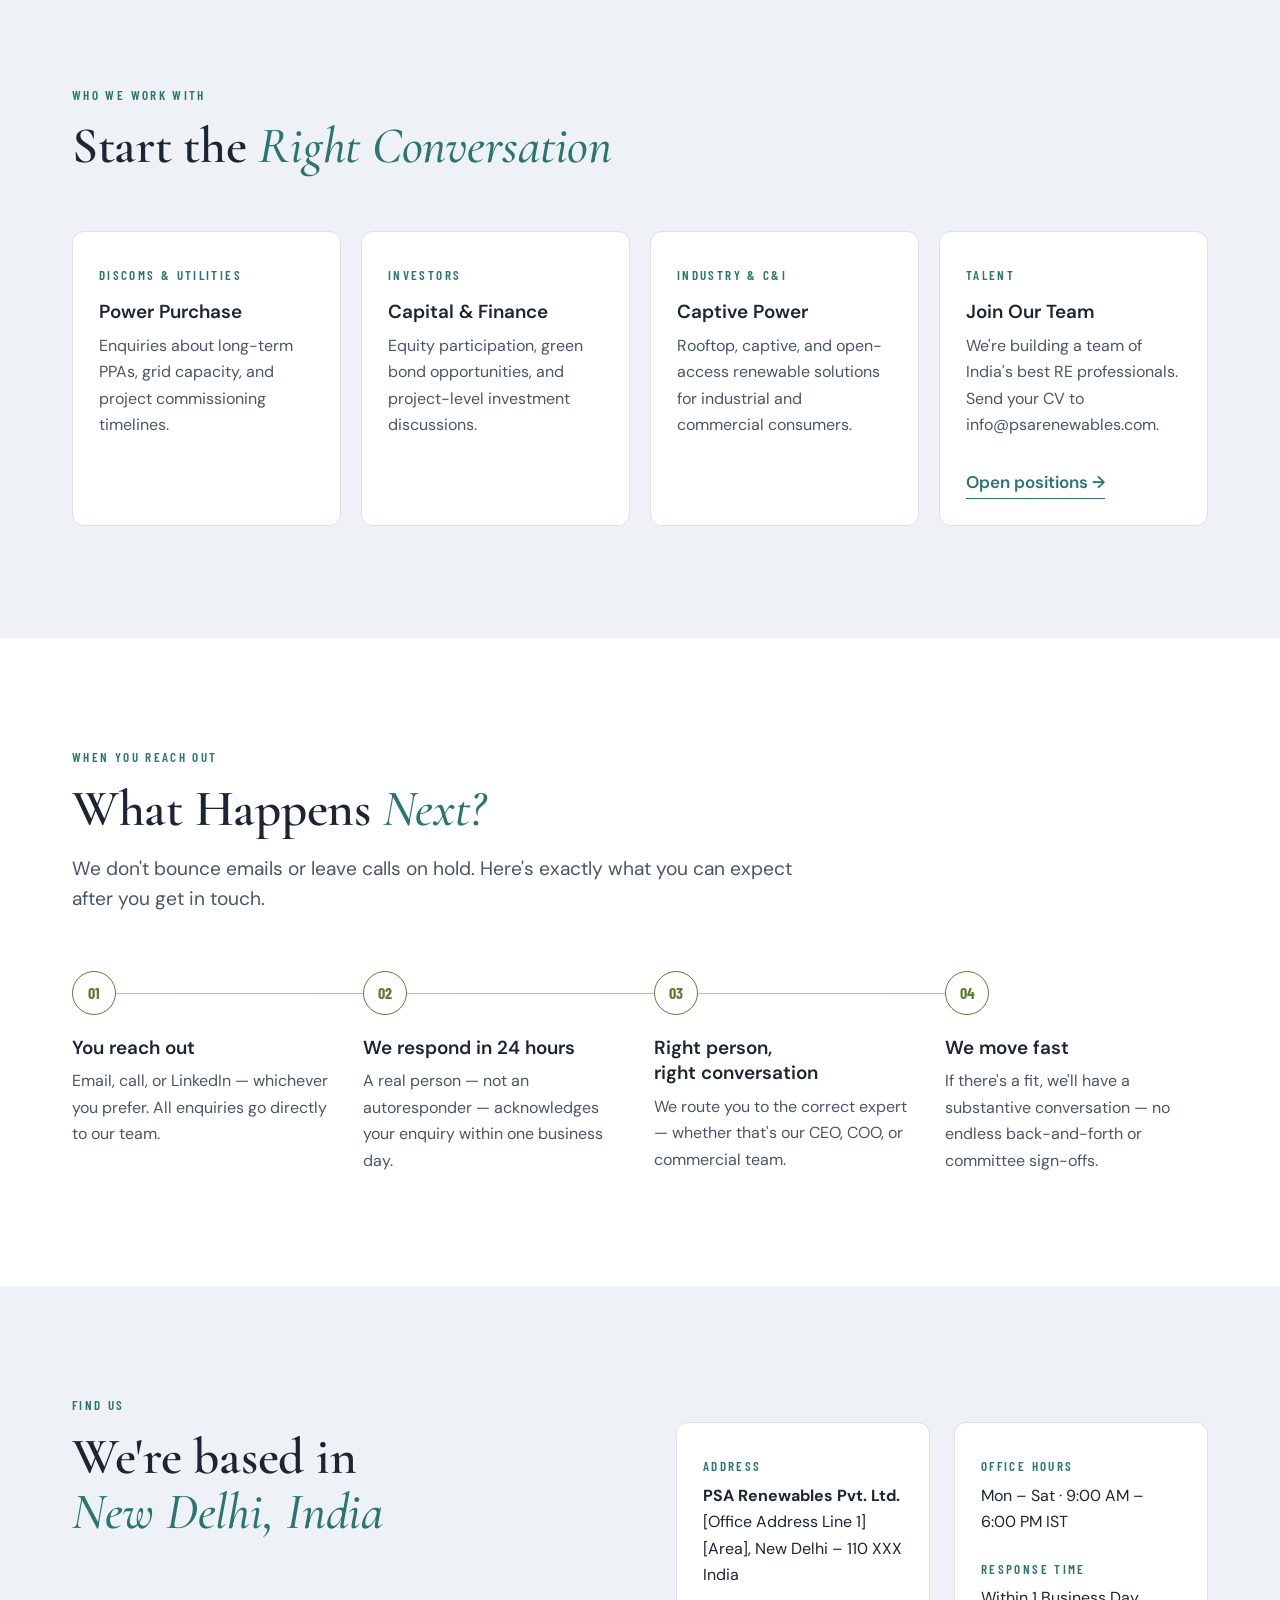
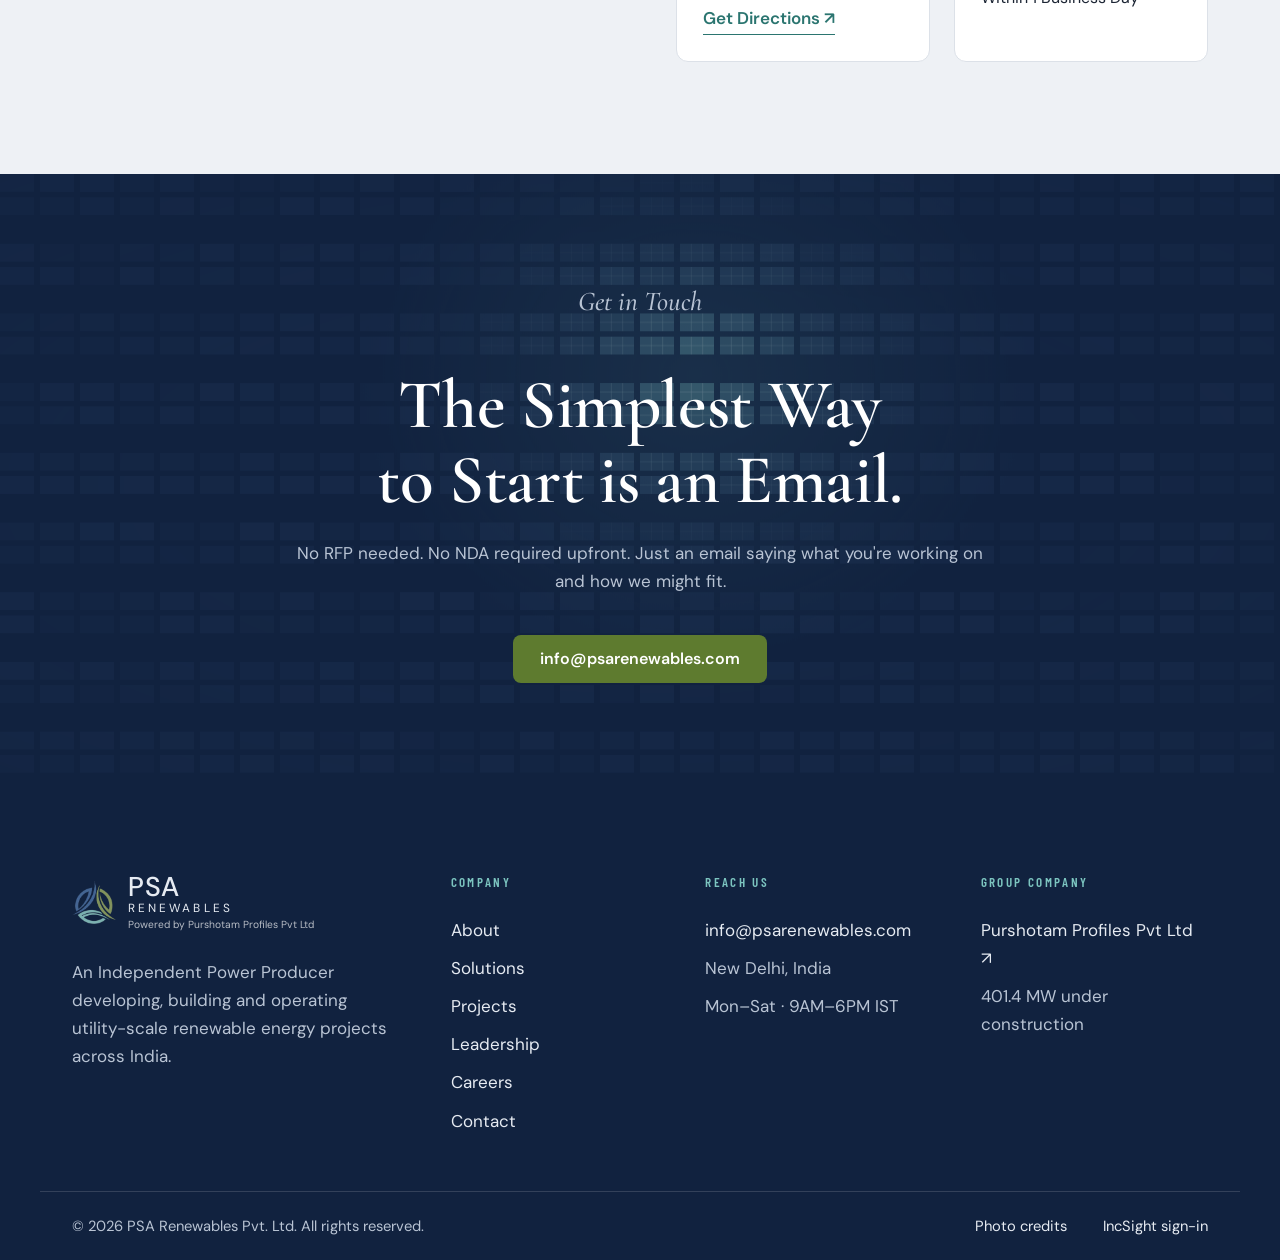
<file: contact.html>
<!doctype html>
<html lang="en">
<head>
  <meta charset="utf-8">
  <meta name="viewport" content="width=device-width, initial-scale=1">
  <title>Contact | PSA Renewables</title>
  <meta name="description" content="Contact PSA Renewables: DISCOMs, industrial consumers, investors and future team members. We respond within one business day.">
  <link rel="icon" href="assets/logo-mark.png">
  <link rel="preconnect" href="https://fonts.googleapis.com">
  <link rel="preconnect" href="https://fonts.gstatic.com" crossorigin>
  <link href="https://fonts.googleapis.com/css2?family=Barlow+Condensed:wght@600;700&family=Cormorant+Garamond:ital,wght@0,500;0,600;1,500&family=DM+Sans:opsz,wght@9..40,400;9..40,500;9..40,600;9..40,700&display=swap" rel="stylesheet">
  <link rel="stylesheet" href="styles.css">
</head>
<body data-page="contact">
  <main id="main">
    <section class="page-hero">
      <canvas class="panel-field" aria-hidden="true"></canvas>
      <div class="wrap">
        <span class="label reveal">Contact PSA Renewables</span>
        <h1 class="reveal">Let's Talk <em class="accent">Clean Energy.</em> Seriously.</h1>
        <p class="lead reveal">Whether you're a DISCOM, an industrial consumer, an investor, or a future team member — we want to hear from you. No gatekeepers, no forms. Just a direct line to the people building India's clean energy future.</p>
        <div class="actions after reveal">
          <a class="btn btn-primary" data-site-href="mailto:email" href="mailto:info@psarenewables.com">Email Us <span aria-hidden="true">→</span></a>
          <a class="btn btn-ghost" href="#find-us">Visit Us</a>
        </div>
      </div>
    </section>

    <section class="section white">
      <div class="wrap">
        <div class="section-head">
          <span class="label reveal">Get in Touch</span>
          <h2 class="reveal">Direct Lines to <em class="accent">the Right People.</em></h2>
          <p class="lead reveal">We keep things simple. One number, one email, one office. Reach us directly — we respond within one business day.</p>
        </div>
        <div class="reach pairs">
          <article class="tile reveal"><span class="label">Email</span><b data-site="email">info@psarenewables.com</b><p>For general enquiries, partnerships, and media</p><a class="link" data-site-href="mailto:email" href="mailto:info@psarenewables.com">Send an email →</a></article>
          <article class="tile reveal"><span class="label">Phone</span><b data-site="phone">+91 XXXXX XXXXX</b><p>Mon–Sat, 9:00 AM – 6:00 PM IST</p></article>
          <article class="tile reveal"><span class="label">Website</span><b data-site="website">www.psarenewables.com</b><p>Projects, pipeline, and investor resources</p><a class="link" href="projects.html">See the pipeline →</a></article>
          <article class="tile reveal"><span class="label">Registered Office</span><b>PSA Renewables Pvt. Ltd.</b><p><span data-site="addressLine1">[Office Address Line 1]</span>,<br><span data-site="addressLine2">[Area], New Delhi – 110 XXX</span></p><p>A Purshotam Profiles Pvt. Ltd. Group Company</p></article>
        </div>
      </div>
    </section>

    <section class="section mist">
      <div class="wrap">
        <div class="section-head">
          <span class="label reveal">Who We Work With</span>
          <h2 class="reveal">Start the <em class="accent">Right Conversation</em></h2>
        </div>
        <div class="reach">
          <article class="tile reveal"><span class="label">DISCOMs &amp; Utilities</span><h3>Power Purchase</h3><p>Enquiries about long-term PPAs, grid capacity, and project commissioning timelines.</p></article>
          <article class="tile reveal"><span class="label">Investors</span><h3>Capital &amp; Finance</h3><p>Equity participation, green bond opportunities, and project-level investment discussions.</p></article>
          <article class="tile reveal"><span class="label">Industry &amp; C&amp;I</span><h3>Captive Power</h3><p>Rooftop, captive, and open-access renewable solutions for industrial and commercial consumers.</p></article>
          <article class="tile reveal"><span class="label">Talent</span><h3>Join Our Team</h3><p>We're building a team of India's best RE professionals. Send your CV to <span data-site="email">info@psarenewables.com</span>.</p><a class="link" href="careers.html">Open positions →</a></article>
        </div>
      </div>
    </section>

    <section class="section white">
      <div class="wrap">
        <div class="section-head">
          <span class="label reveal">When You Reach Out</span>
          <h2 class="reveal">What Happens <em class="accent">Next?</em></h2>
          <p class="lead reveal">We don't bounce emails or leave calls on hold. Here's exactly what you can expect after you get in touch.</p>
        </div>
        <ol class="steps">
          <li class="reveal"><h3>You reach out</h3><p>Email, call, or LinkedIn — whichever you prefer. All enquiries go directly to our team.</p></li>
          <li class="reveal"><h3>We respond in 24 hours</h3><p>A real person — not an autoresponder — acknowledges your enquiry within one business day.</p></li>
          <li class="reveal"><h3>Right person, right conversation</h3><p>We route you to the correct expert — whether that's our CEO, COO, or commercial team.</p></li>
          <li class="reveal"><h3>We move fast</h3><p>If there's a fit, we'll have a substantive conversation — no endless back-and-forth or committee sign-offs.</p></li>
        </ol>
      </div>
    </section>

    <section class="section mist" id="find-us">
      <div class="wrap two-col">
        <div class="stack">
          <span class="label reveal">Find Us</span>
          <h2 class="reveal">We're based in <em class="accent">New Delhi, India</em></h2>
        </div>
        <div class="office">
          <article class="tile reveal"><span class="label">Address</span><p><b>PSA Renewables Pvt. Ltd.</b><br><span data-site="addressLine1">[Office Address Line 1]</span><br><span data-site="addressLine2">[Area], New Delhi – 110 XXX</span><br>India</p><a class="link" href="https://www.google.com/maps/search/?api=1&amp;query=PSA+Renewables+New+Delhi" target="_blank" rel="noopener">Get Directions ↗</a></article>
          <article class="tile reveal"><span class="label">Office Hours</span><p>Mon – Sat · 9:00 AM – 6:00 PM IST</p><span class="label">Response Time</span><p>Within 1 Business Day</p></article>
        </div>
      </div>
    </section>

    <section class="section deep cta">
      <canvas class="panel-field full" aria-hidden="true"></canvas>
      <div class="wrap">
        <p class="motto reveal">Get in Touch</p>
        <h2 class="reveal">The Simplest Way to Start is an Email.</h2>
        <p class="reveal">No RFP needed. No NDA required upfront. Just an email saying what you're working on and how we might fit.</p>
        <div class="actions center reveal">
          <a class="btn btn-primary" data-site-href="mailto:email" href="mailto:info@psarenewables.com" data-site="email">info@psarenewables.com</a>
        </div>
      </div>
    </section>
  </main>

  <script src="js/site.js"></script>
  <script src="js/layout.js"></script>
  <script src="js/main.js"></script>
</body>
</html>
</file>
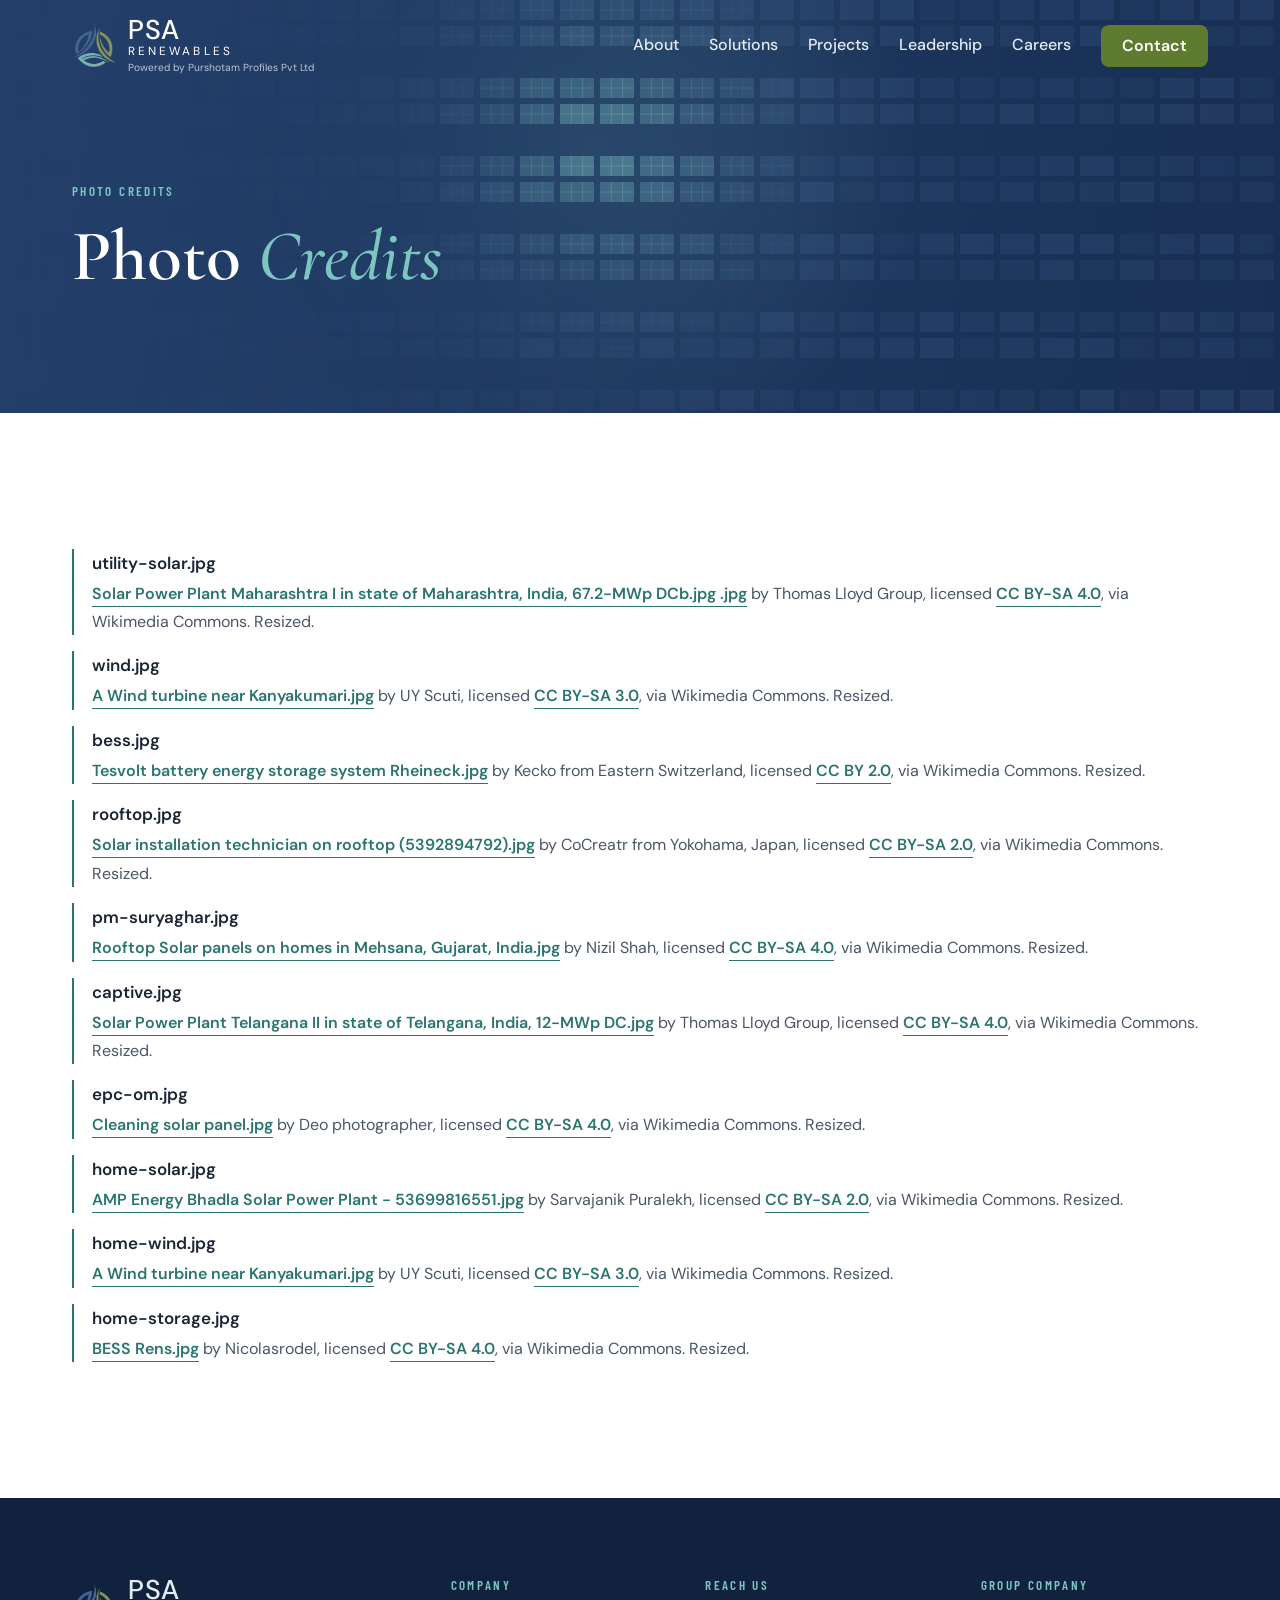
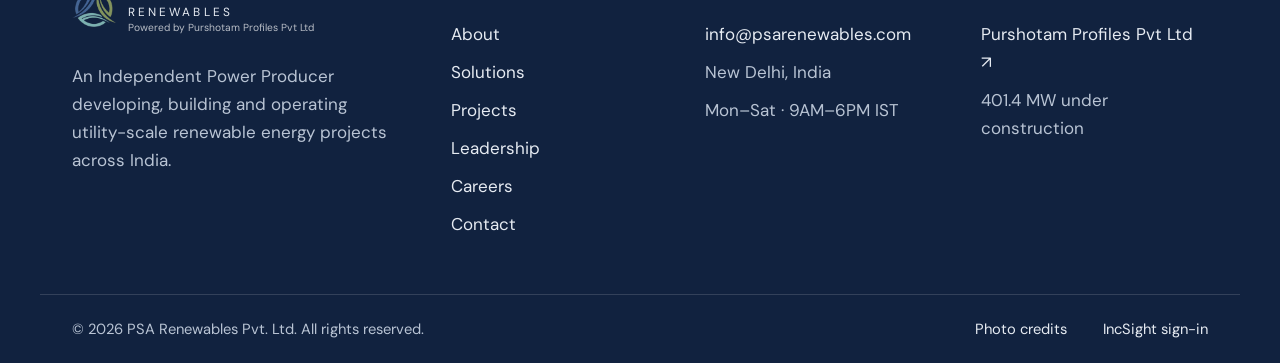
<file: credits.html>
<!doctype html>
<html lang="en">
<head>
  <meta charset="utf-8">
  <meta name="viewport" content="width=device-width, initial-scale=1">
  <title>Photo Credits | PSA Renewables</title>
  <meta name="description" content="PSA Renewables is an Independent Power Producer developing, financing and operating utility-scale renewable energy projects across India.">
  <link rel="icon" href="assets/logo-mark.png">
  <link rel="preconnect" href="https://fonts.googleapis.com">
  <link rel="preconnect" href="https://fonts.gstatic.com" crossorigin>
  <link href="https://fonts.googleapis.com/css2?family=Barlow+Condensed:wght@600;700&family=Cormorant+Garamond:ital,wght@0,500;0,600;1,500&family=DM+Sans:opsz,wght@9..40,400;9..40,500;9..40,600;9..40,700&display=swap" rel="stylesheet">
  <link rel="stylesheet" href="styles.css">
</head>
<body data-page="credits">
  <main id="main">
    <section class="page-hero">
      <canvas class="panel-field" aria-hidden="true"></canvas>
      <div class="wrap">
        <span class="label">Photo Credits</span>
        <h1>Photo <em class="accent">Credits</em></h1>
      </div>
    </section>
    <section class="section white">
      <div class="wrap">
        <ul class="features">
          <li><b>utility-solar.jpg</b><span><a class="link" href="https://commons.wikimedia.org/wiki/File:Solar_Power_Plant_Maharashtra_I_in_state_of_Maharashtra,_India,_67.2-MWp_DCb.jpg_.jpg" target="_blank" rel="noopener">Solar Power Plant Maharashtra I in state of Maharashtra, India, 67.2-MWp DCb.jpg .jpg</a> by Thomas Lloyd Group, licensed <a class="link" href="https://creativecommons.org/licenses/by-sa/4.0" target="_blank" rel="noopener">CC BY-SA 4.0</a>, via Wikimedia Commons. Resized.</span></li>
          <li><b>wind.jpg</b><span><a class="link" href="https://commons.wikimedia.org/wiki/File:A_Wind_turbine_near_Kanyakumari.jpg" target="_blank" rel="noopener">A Wind turbine near Kanyakumari.jpg</a> by UY Scuti, licensed <a class="link" href="https://creativecommons.org/licenses/by-sa/3.0" target="_blank" rel="noopener">CC BY-SA 3.0</a>, via Wikimedia Commons. Resized.</span></li>
          <li><b>bess.jpg</b><span><a class="link" href="https://commons.wikimedia.org/wiki/File:Tesvolt_battery_energy_storage_system_Rheineck.jpg" target="_blank" rel="noopener">Tesvolt battery energy storage system Rheineck.jpg</a> by Kecko from Eastern Switzerland, licensed <a class="link" href="https://creativecommons.org/licenses/by/2.0" target="_blank" rel="noopener">CC BY 2.0</a>, via Wikimedia Commons. Resized.</span></li>
          <li><b>rooftop.jpg</b><span><a class="link" href="https://commons.wikimedia.org/wiki/File:Solar_installation_technician_on_rooftop_(5392894792).jpg" target="_blank" rel="noopener">Solar installation technician on rooftop (5392894792).jpg</a> by CoCreatr from Yokohama, Japan, licensed <a class="link" href="https://creativecommons.org/licenses/by-sa/2.0" target="_blank" rel="noopener">CC BY-SA 2.0</a>, via Wikimedia Commons. Resized.</span></li>
          <li><b>pm-suryaghar.jpg</b><span><a class="link" href="https://commons.wikimedia.org/wiki/File:Rooftop_Solar_panels_on_homes_in_Mehsana,_Gujarat,_India.jpg" target="_blank" rel="noopener">Rooftop Solar panels on homes in Mehsana, Gujarat, India.jpg</a> by Nizil Shah, licensed <a class="link" href="https://creativecommons.org/licenses/by-sa/4.0" target="_blank" rel="noopener">CC BY-SA 4.0</a>, via Wikimedia Commons. Resized.</span></li>
          <li><b>captive.jpg</b><span><a class="link" href="https://commons.wikimedia.org/wiki/File:Solar_Power_Plant_Telangana_II_in_state_of_Telangana,_India,_12-MWp_DC.jpg" target="_blank" rel="noopener">Solar Power Plant Telangana II in state of Telangana, India, 12-MWp DC.jpg</a> by Thomas Lloyd Group, licensed <a class="link" href="https://creativecommons.org/licenses/by-sa/4.0" target="_blank" rel="noopener">CC BY-SA 4.0</a>, via Wikimedia Commons. Resized.</span></li>
          <li><b>epc-om.jpg</b><span><a class="link" href="https://commons.wikimedia.org/wiki/File:Cleaning_solar_panel.jpg" target="_blank" rel="noopener">Cleaning solar panel.jpg</a> by Deo photographer, licensed <a class="link" href="https://creativecommons.org/licenses/by-sa/4.0" target="_blank" rel="noopener">CC BY-SA 4.0</a>, via Wikimedia Commons. Resized.</span></li>
          <li><b>home-solar.jpg</b><span><a class="link" href="https://commons.wikimedia.org/wiki/File:AMP_Energy_Bhadla_Solar_Power_Plant_-_53699816551.jpg" target="_blank" rel="noopener">AMP Energy Bhadla Solar Power Plant - 53699816551.jpg</a> by Sarvajanik Puralekh, licensed <a class="link" href="https://creativecommons.org/licenses/by-sa/2.0" target="_blank" rel="noopener">CC BY-SA 2.0</a>, via Wikimedia Commons. Resized.</span></li>
          <li><b>home-wind.jpg</b><span><a class="link" href="https://commons.wikimedia.org/wiki/File:A_Wind_turbine_near_Kanyakumari.jpg" target="_blank" rel="noopener">A Wind turbine near Kanyakumari.jpg</a> by UY Scuti, licensed <a class="link" href="https://creativecommons.org/licenses/by-sa/3.0" target="_blank" rel="noopener">CC BY-SA 3.0</a>, via Wikimedia Commons. Resized.</span></li>
          <li><b>home-storage.jpg</b><span><a class="link" href="https://commons.wikimedia.org/wiki/File:BESS_Rens.jpg" target="_blank" rel="noopener">BESS Rens.jpg</a> by Nicolasrodel, licensed <a class="link" href="https://creativecommons.org/licenses/by-sa/4.0" target="_blank" rel="noopener">CC BY-SA 4.0</a>, via Wikimedia Commons. Resized.</span></li>
        </ul>
      </div>
    </section>
  </main>

  <script src="js/site.js"></script>
  <script src="js/layout.js"></script>
  <script src="js/main.js"></script>
</body>
</html>
</file>
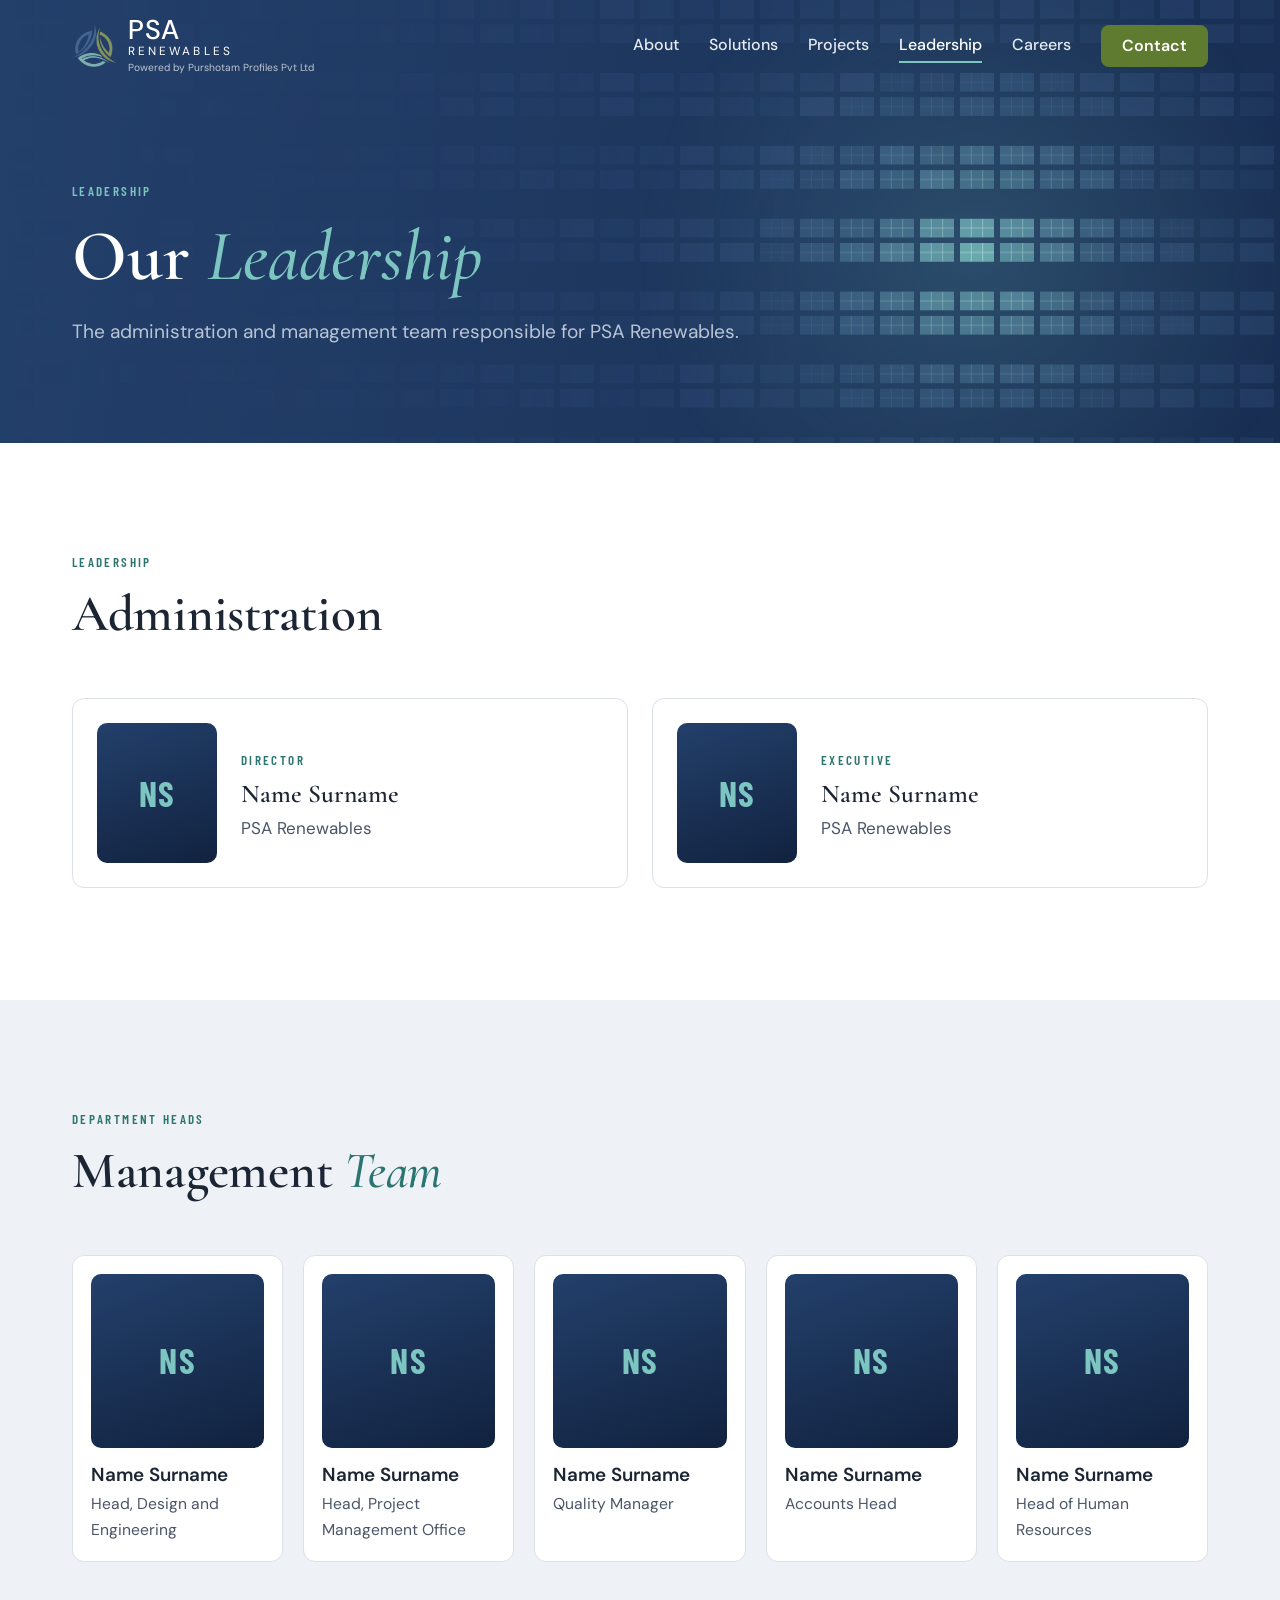
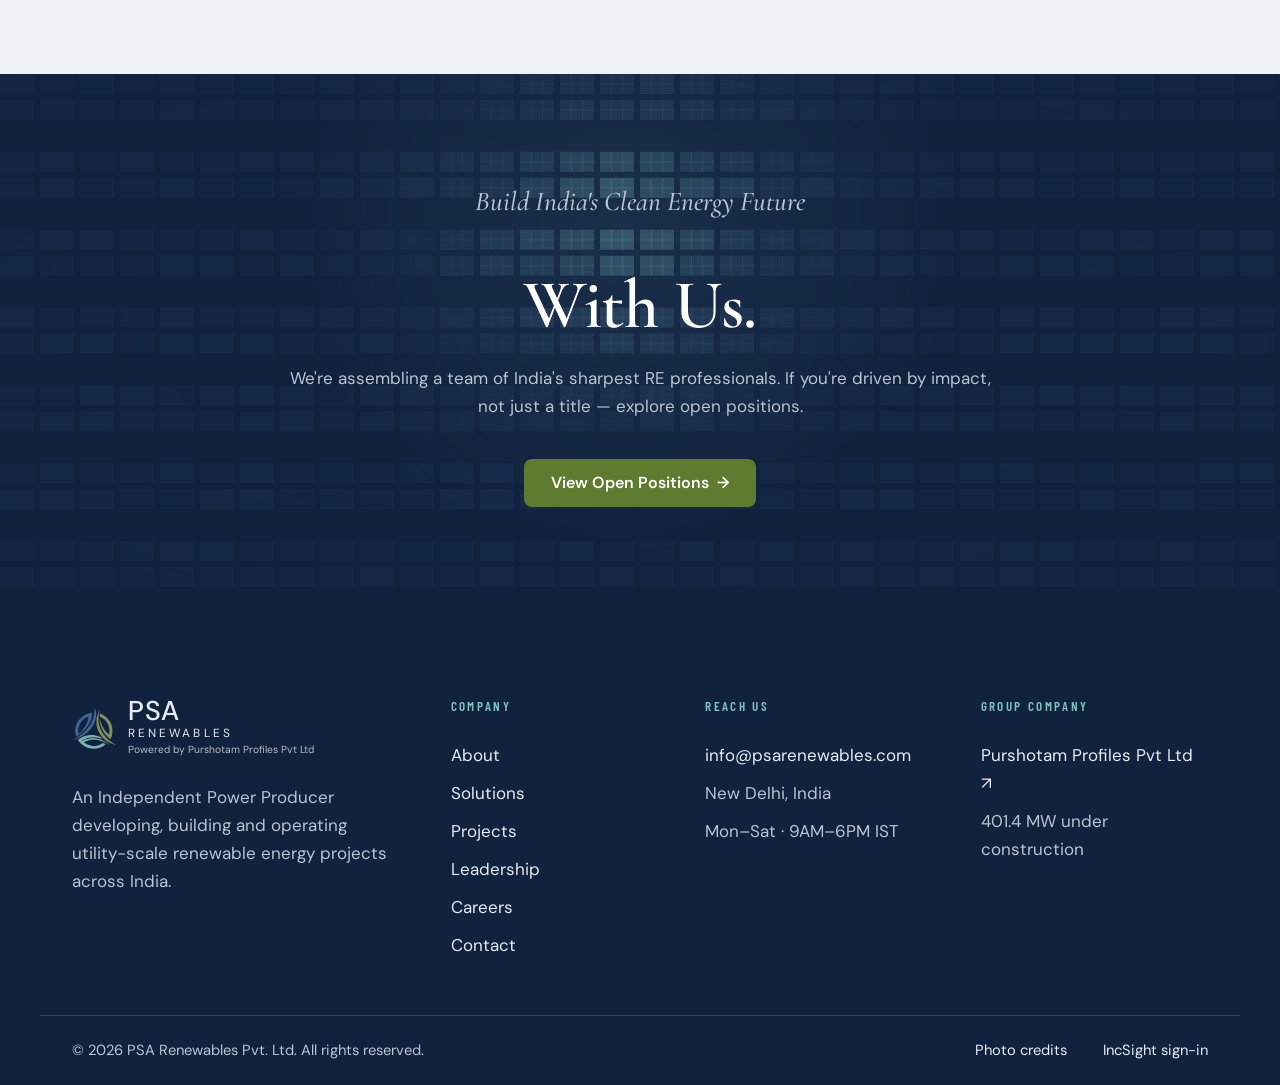
<file: leadership.html>
<!doctype html>
<html lang="en">
<head>
  <meta charset="utf-8">
  <meta name="viewport" content="width=device-width, initial-scale=1">
  <title>Leadership | PSA Renewables</title>
  <meta name="description" content="The administration and management team responsible for PSA Renewables.">
  <link rel="icon" href="assets/logo-mark.png">
  <link rel="preconnect" href="https://fonts.googleapis.com">
  <link rel="preconnect" href="https://fonts.gstatic.com" crossorigin>
  <link href="https://fonts.googleapis.com/css2?family=Barlow+Condensed:wght@600;700&family=Cormorant+Garamond:ital,wght@0,500;0,600;1,500&family=DM+Sans:opsz,wght@9..40,400;9..40,500;9..40,600;9..40,700&display=swap" rel="stylesheet">
  <link rel="stylesheet" href="styles.css">
</head>
<body data-page="leadership">
  <main id="main">
    <section class="page-hero">
      <canvas class="panel-field" aria-hidden="true"></canvas>
      <div class="wrap">
        <span class="label reveal">Leadership</span>
        <h1 class="reveal">Our <em class="accent">Leadership</em></h1>
        <p class="lead reveal">The administration and management team responsible for PSA Renewables.</p>
      </div>
    </section>

    <section class="section white">
      <div class="wrap">
        <div class="section-head">
          <span class="label reveal">Leadership</span>
          <h2 class="reveal">Administration</h2>
        </div>
        <div class="leaders" data-render="directors"></div>
      </div>
    </section>

    <section class="section mist">
      <div class="wrap">
        <div class="section-head">
          <span class="label reveal">Department Heads</span>
          <h2 class="reveal">Management <em class="accent">Team</em></h2>
        </div>
        <div class="members" data-render="management"></div>
      </div>
    </section>

    <section class="section deep cta">
      <canvas class="panel-field full" aria-hidden="true"></canvas>
      <div class="wrap">
        <p class="motto reveal">Build India's Clean Energy Future</p>
        <h2 class="reveal">With Us.</h2>
        <p class="reveal">We're assembling a team of India's sharpest RE professionals. If you're driven by impact, not just a title — explore open positions.</p>
        <div class="actions center reveal">
          <a href="careers.html" class="btn btn-primary">View Open Positions <span aria-hidden="true">→</span></a>
        </div>
      </div>
    </section>
  </main>

  <script src="js/site.js"></script>
  <script src="js/layout.js"></script>
  <script src="js/main.js"></script>
</body>
</html>
</file>
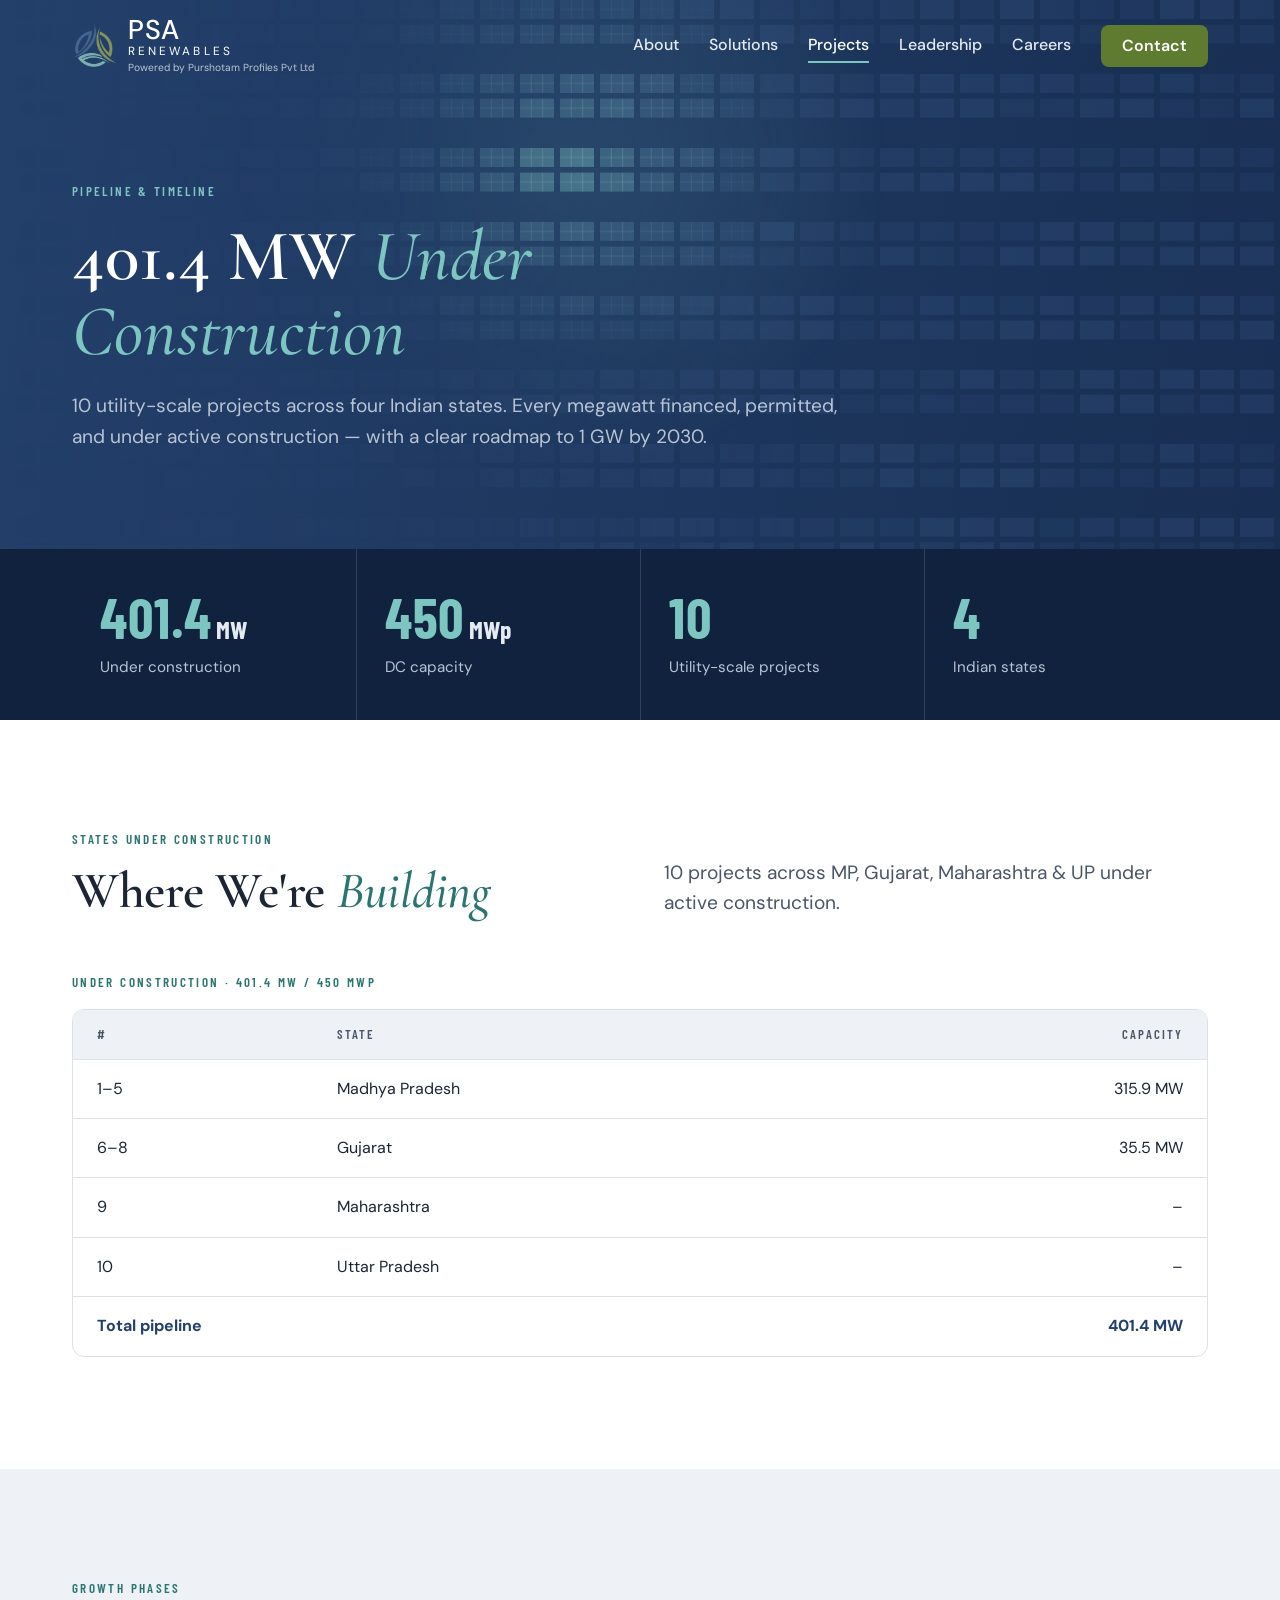
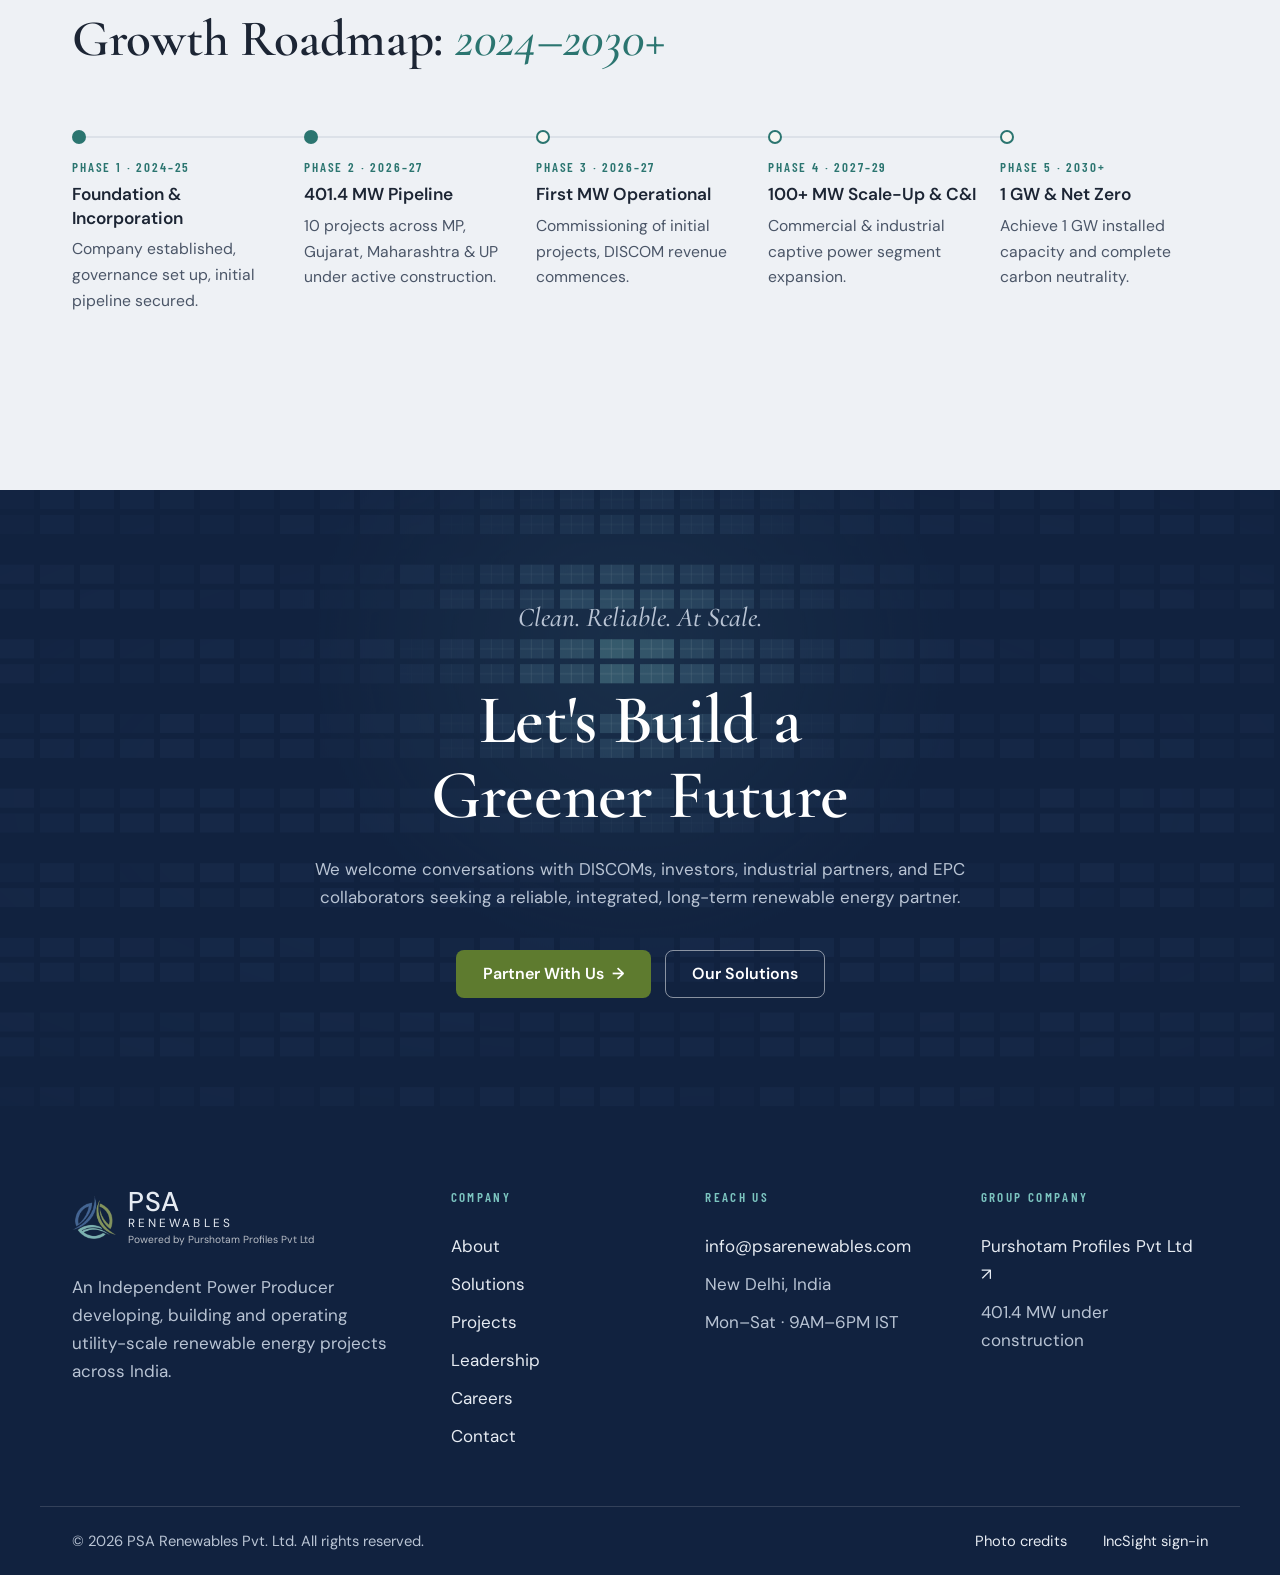
<file: projects.html>
<!doctype html>
<html lang="en">
<head>
  <meta charset="utf-8">
  <meta name="viewport" content="width=device-width, initial-scale=1">
  <title>Projects &amp; Pipeline | PSA Renewables</title>
  <meta name="description" content="401.4 MW under construction: 10 utility-scale projects across four Indian states, with a roadmap to 1 GW by 2030.">
  <link rel="icon" href="assets/logo-mark.png">
  <link rel="preconnect" href="https://fonts.googleapis.com">
  <link rel="preconnect" href="https://fonts.gstatic.com" crossorigin>
  <link href="https://fonts.googleapis.com/css2?family=Barlow+Condensed:wght@600;700&family=Cormorant+Garamond:ital,wght@0,500;0,600;1,500&family=DM+Sans:opsz,wght@9..40,400;9..40,500;9..40,600;9..40,700&display=swap" rel="stylesheet">
  <link rel="stylesheet" href="styles.css">
</head>
<body data-page="projects">
  <main id="main">
    <section class="page-hero">
      <canvas class="panel-field" aria-hidden="true"></canvas>
      <div class="wrap">
        <span class="label reveal">Pipeline &amp; Timeline</span>
        <h1 class="reveal"><span data-site="pipelineMW">401.4</span> MW <em class="accent">Under Construction</em></h1>
        <p class="lead reveal"><span data-site="projects">10</span> utility-scale projects across <span data-site="states">four</span> Indian states. Every megawatt financed, permitted, and under active construction — with a clear roadmap to 1 GW by 2030.</p>
      </div>
    </section>

    <section class="stats" aria-label="Pipeline figures">
      <div class="wrap stats-grid reveal">
        <div class="stat"><b><span data-count="401.4">401.4</span><small>MW</small></b><span>Under construction</span></div>
        <div class="stat"><b><span data-count="450">450</span><small>MWp</small></b><span>DC capacity</span></div>
        <div class="stat"><b><span data-count="10">10</span></b><span>Utility-scale projects</span></div>
        <div class="stat"><b><span data-count="4">4</span></b><span>Indian states</span></div>
      </div>
    </section>

    <section class="section white">
      <div class="wrap">
        <div class="section-head split">
          <div class="stack">
            <span class="label reveal">States Under Construction</span>
            <h2 class="reveal">Where We're <em class="accent">Building</em></h2>
          </div>
          <p class="lead reveal">10 projects across MP, Gujarat, Maharashtra &amp; UP under active construction.</p>
        </div>
        <div class="table-caption reveal">
          <span class="label">Under Construction · <span data-site="pipelineMW">401.4</span> MW / <span data-site="pipelineMWp">450</span> MWp</span>
        </div>
        <div class="table-wrap reveal" data-render="pipeline"></div>
      </div>
    </section>

    <section class="section mist">
      <div class="wrap">
        <div class="section-head">
          <span class="label reveal">Growth Phases</span>
          <h2 class="reveal">Growth Roadmap: <em class="accent">2024–2030+</em></h2>
        </div>
        <div data-render="phases"></div>
      </div>
    </section>

    <section class="section deep cta">
      <canvas class="panel-field full" aria-hidden="true"></canvas>
      <div class="wrap">
        <p class="motto reveal">Clean. Reliable. At Scale.</p>
        <h2 class="reveal">Let's Build a Greener Future</h2>
        <p class="reveal">We welcome conversations with DISCOMs, investors, industrial partners, and EPC collaborators seeking a reliable, integrated, long-term renewable energy partner.</p>
        <div class="actions center reveal">
          <a href="contact.html" class="btn btn-primary">Partner With Us <span aria-hidden="true">→</span></a>
          <a href="solutions.html" class="btn btn-ghost">Our Solutions</a>
        </div>
      </div>
    </section>
  </main>

  <script src="js/site.js"></script>
  <script src="js/layout.js"></script>
  <script src="js/main.js"></script>
</body>
</html>
</file>
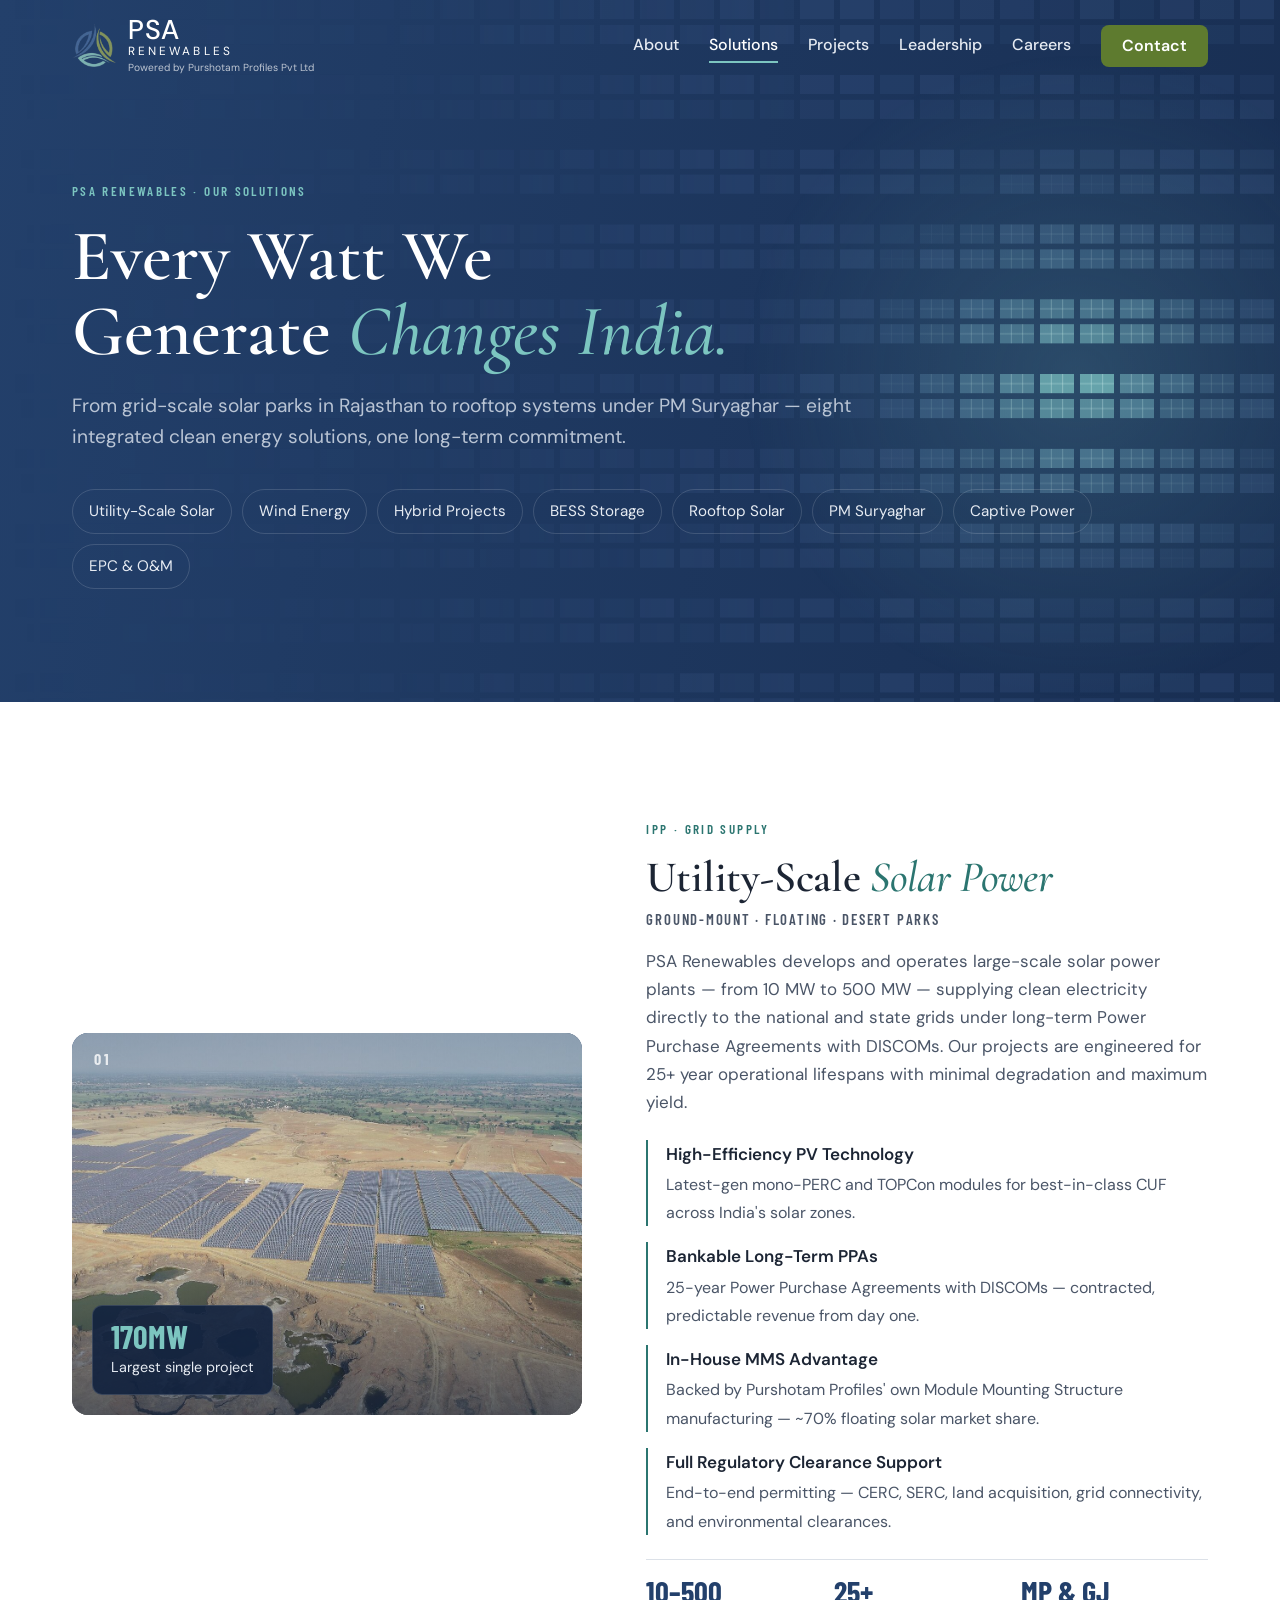
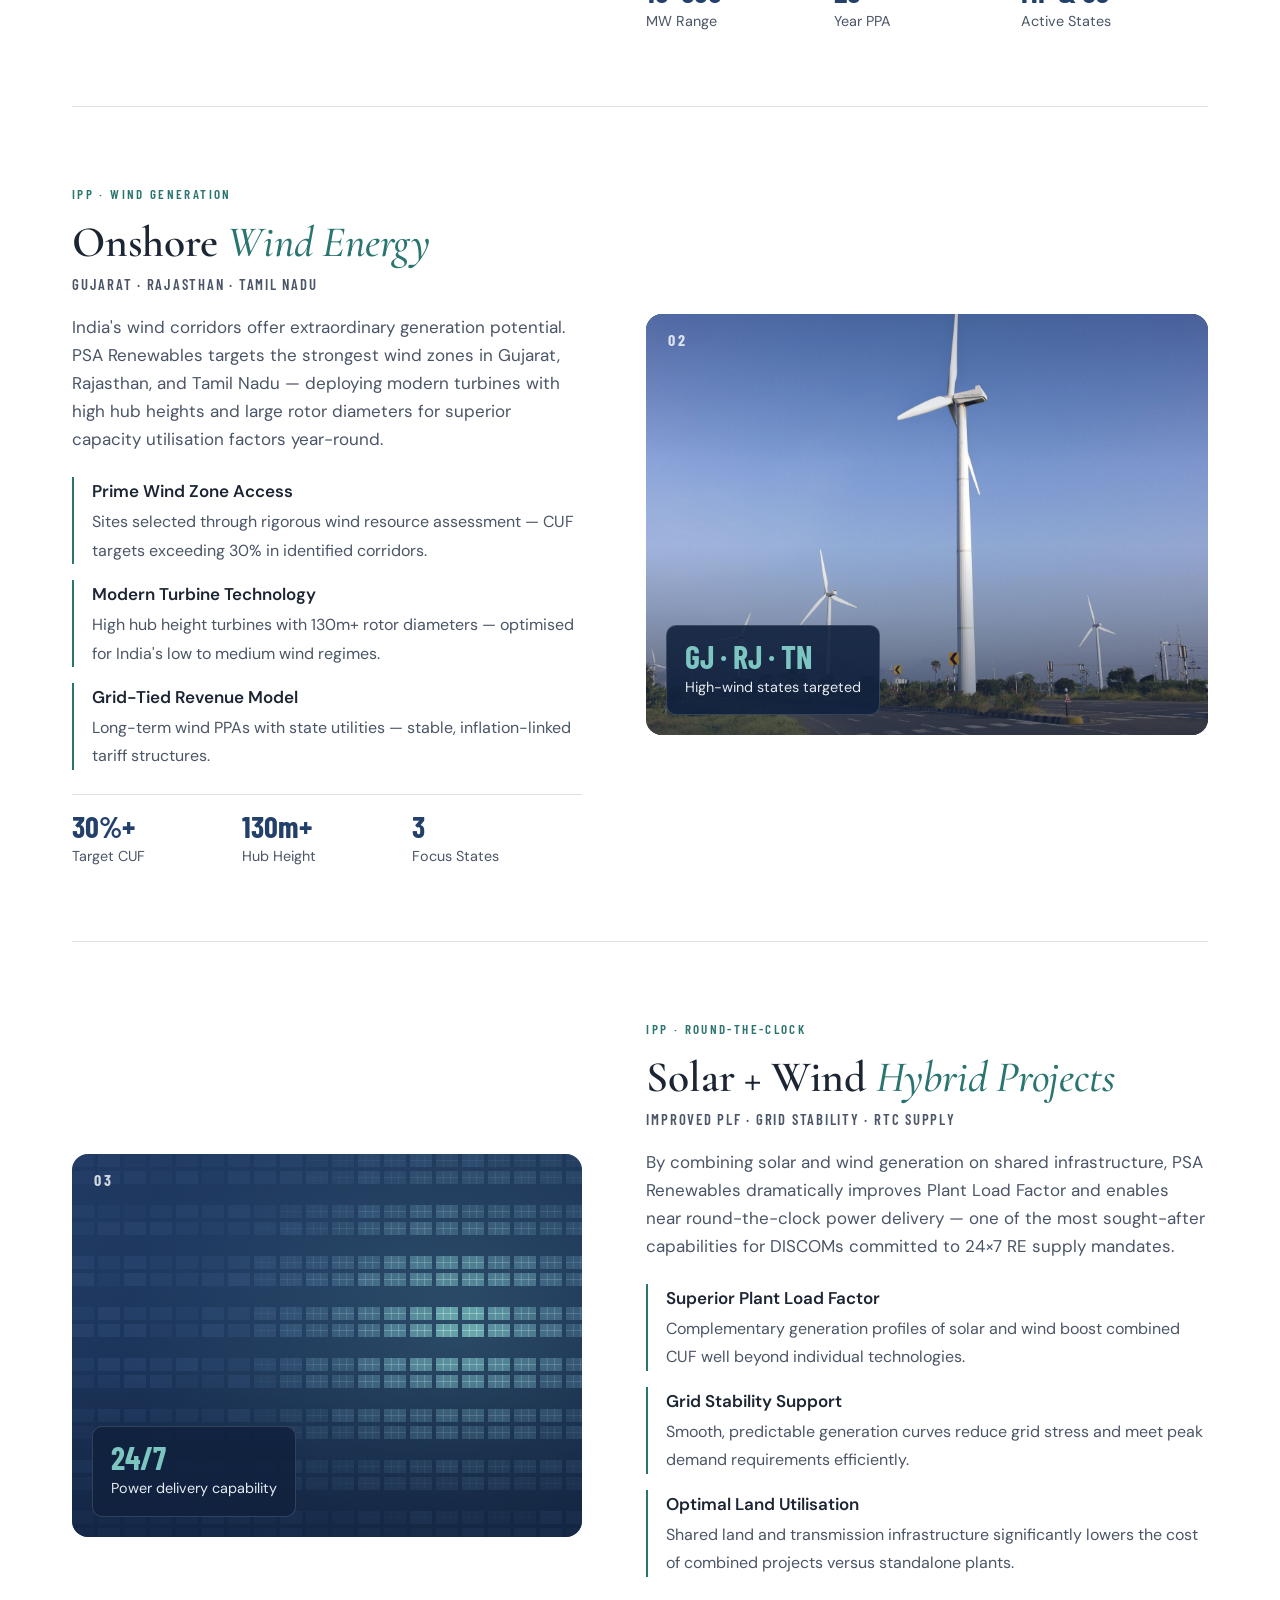
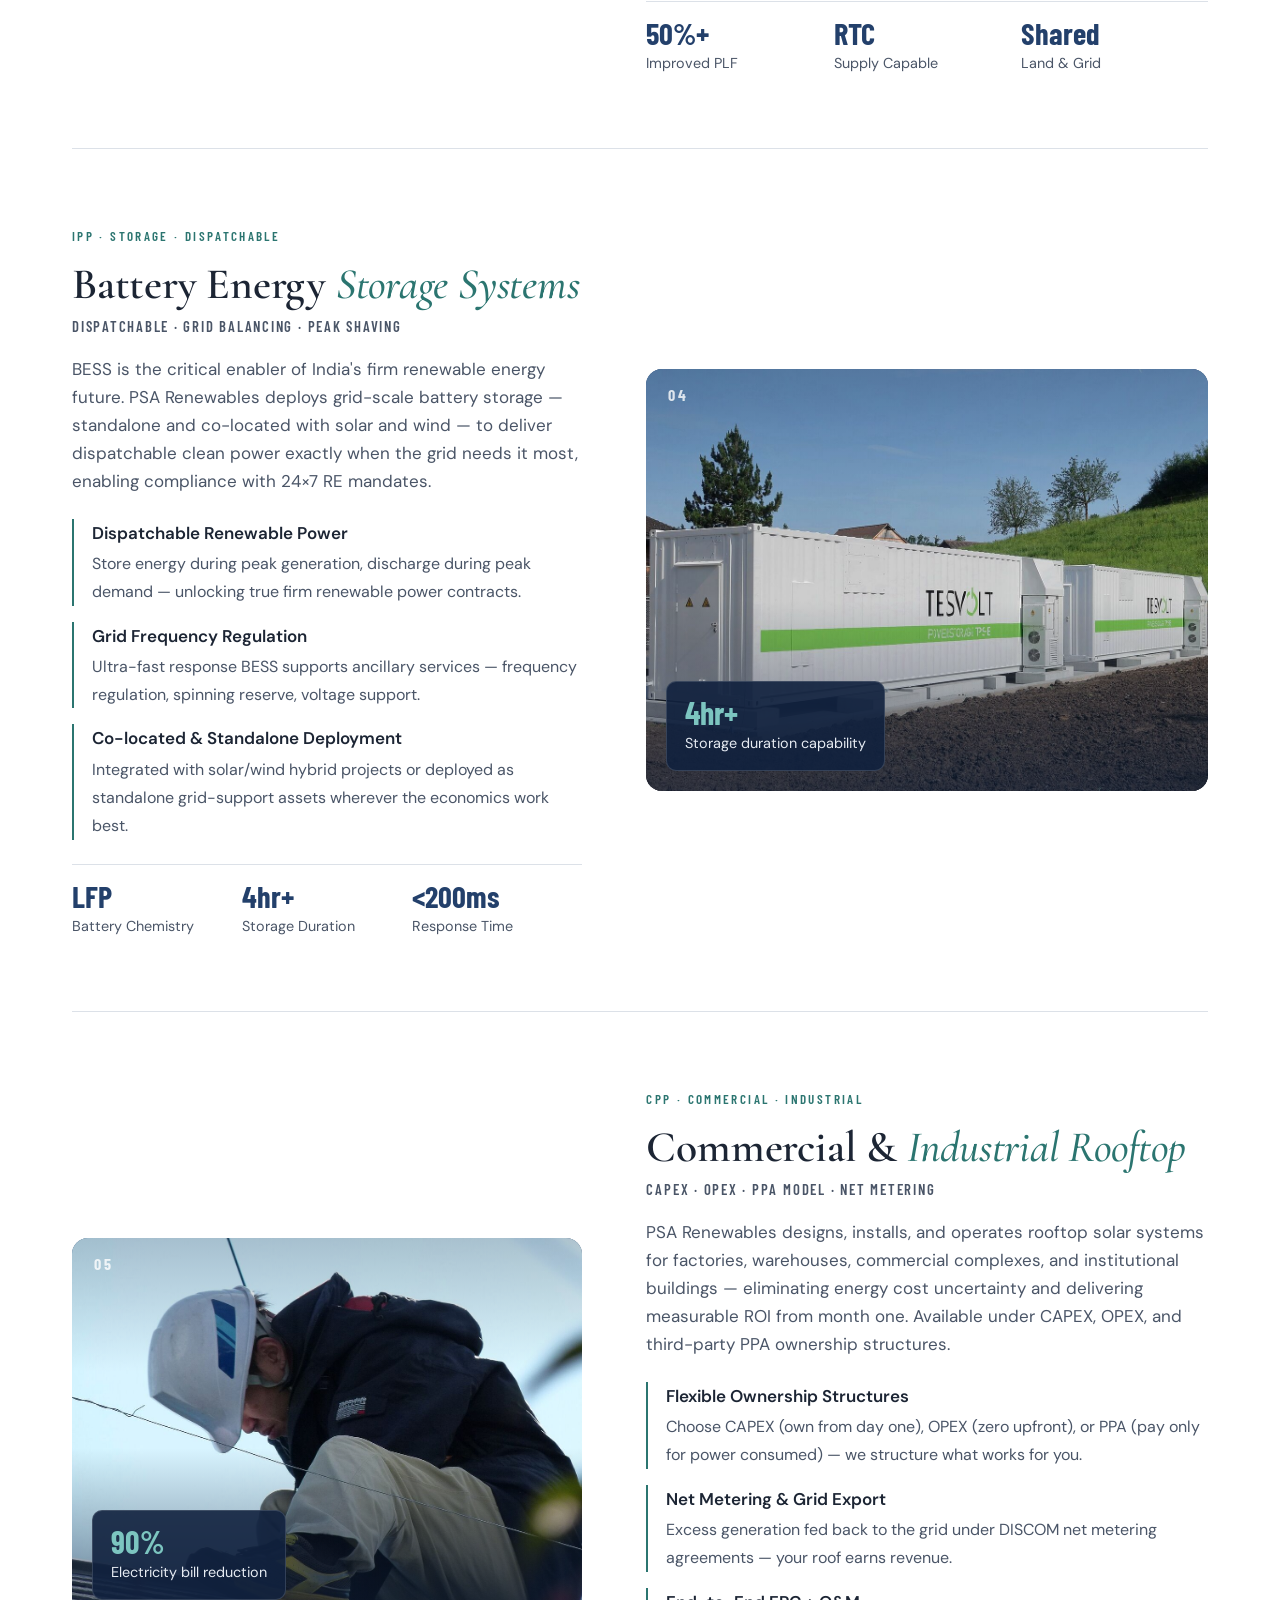
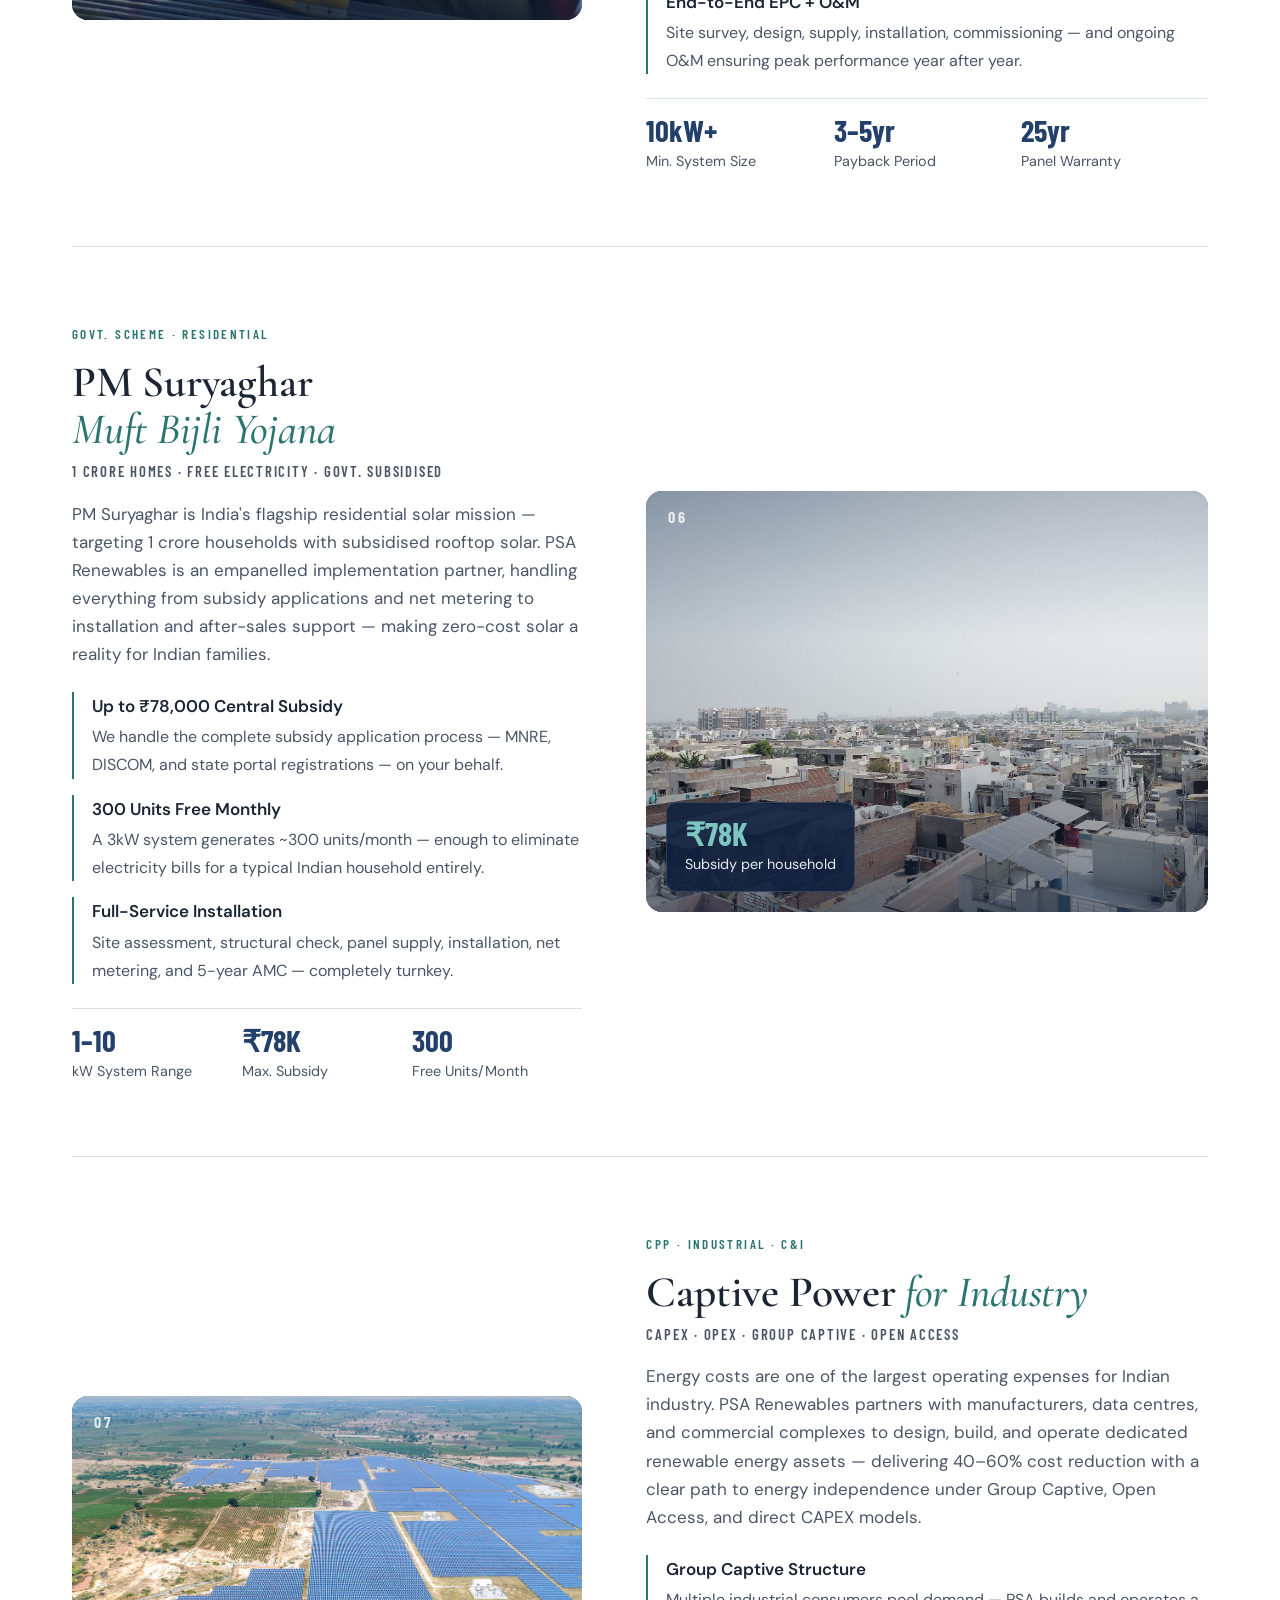
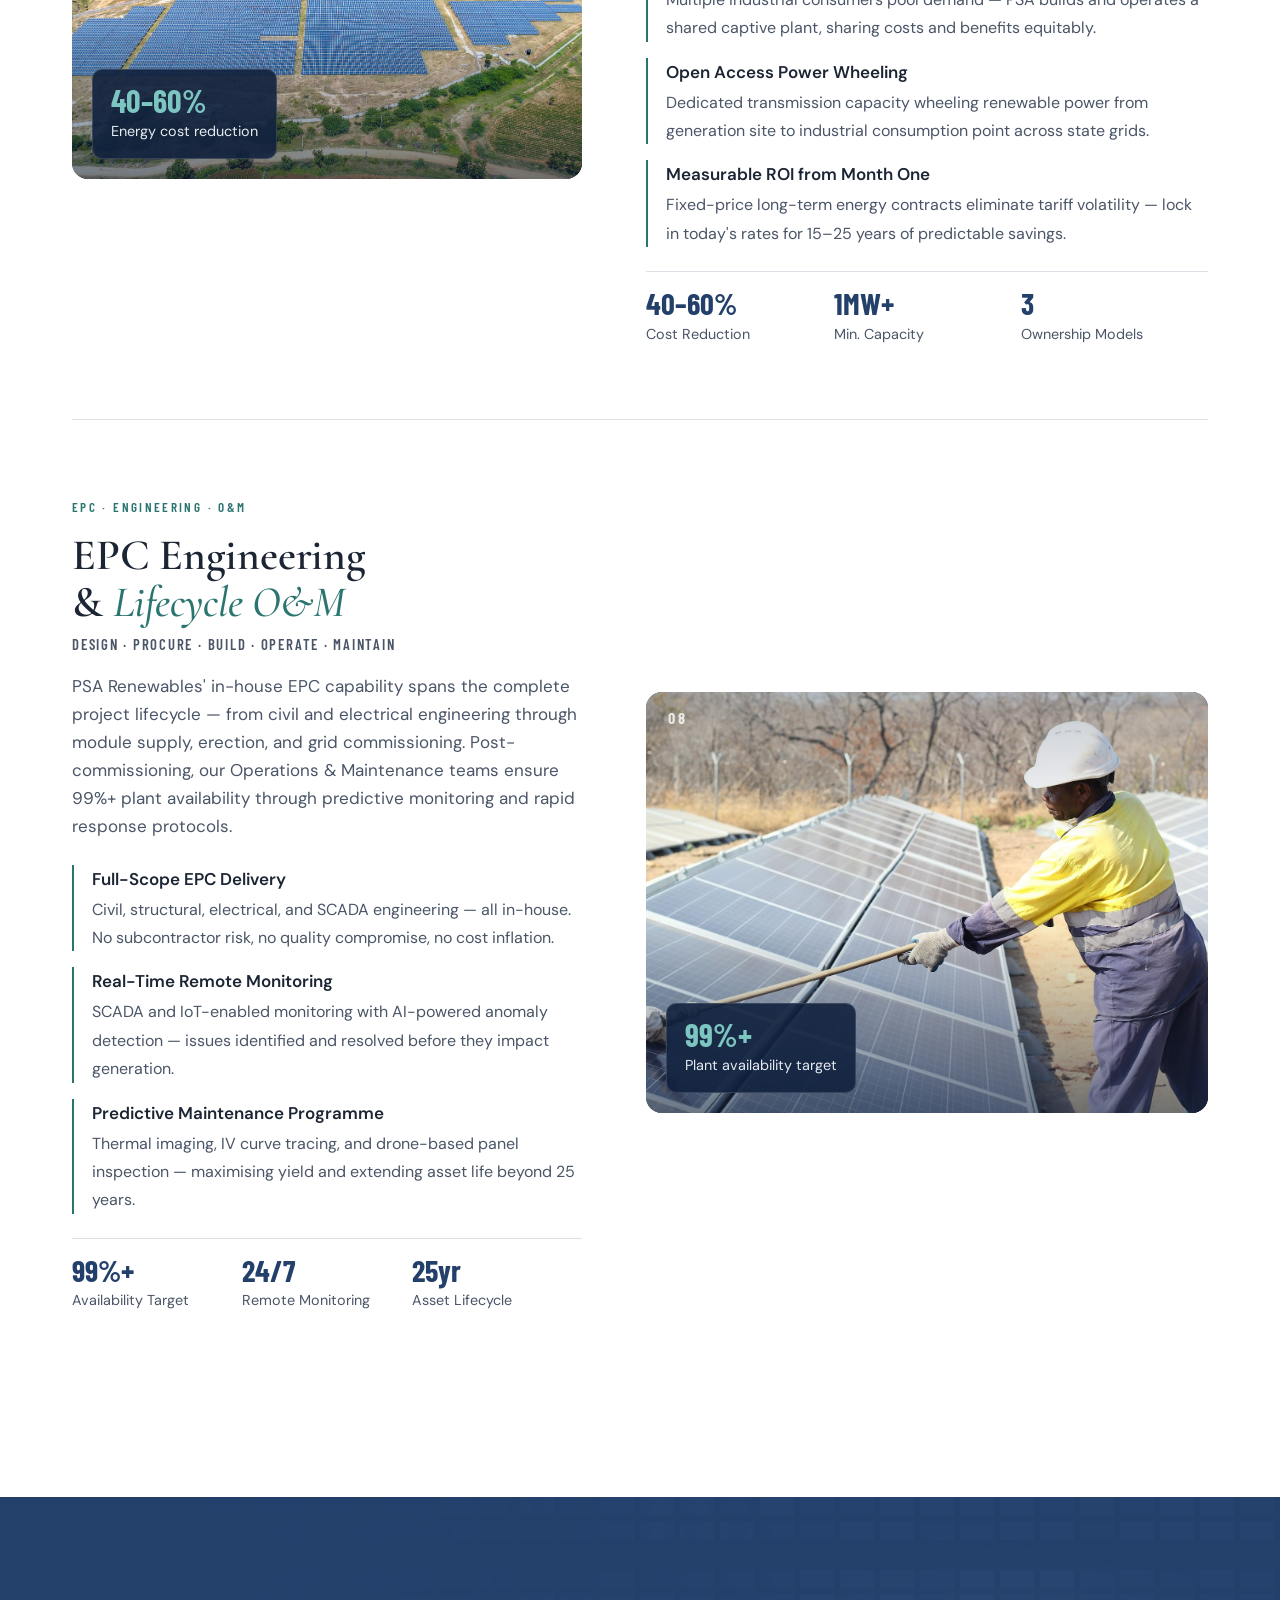
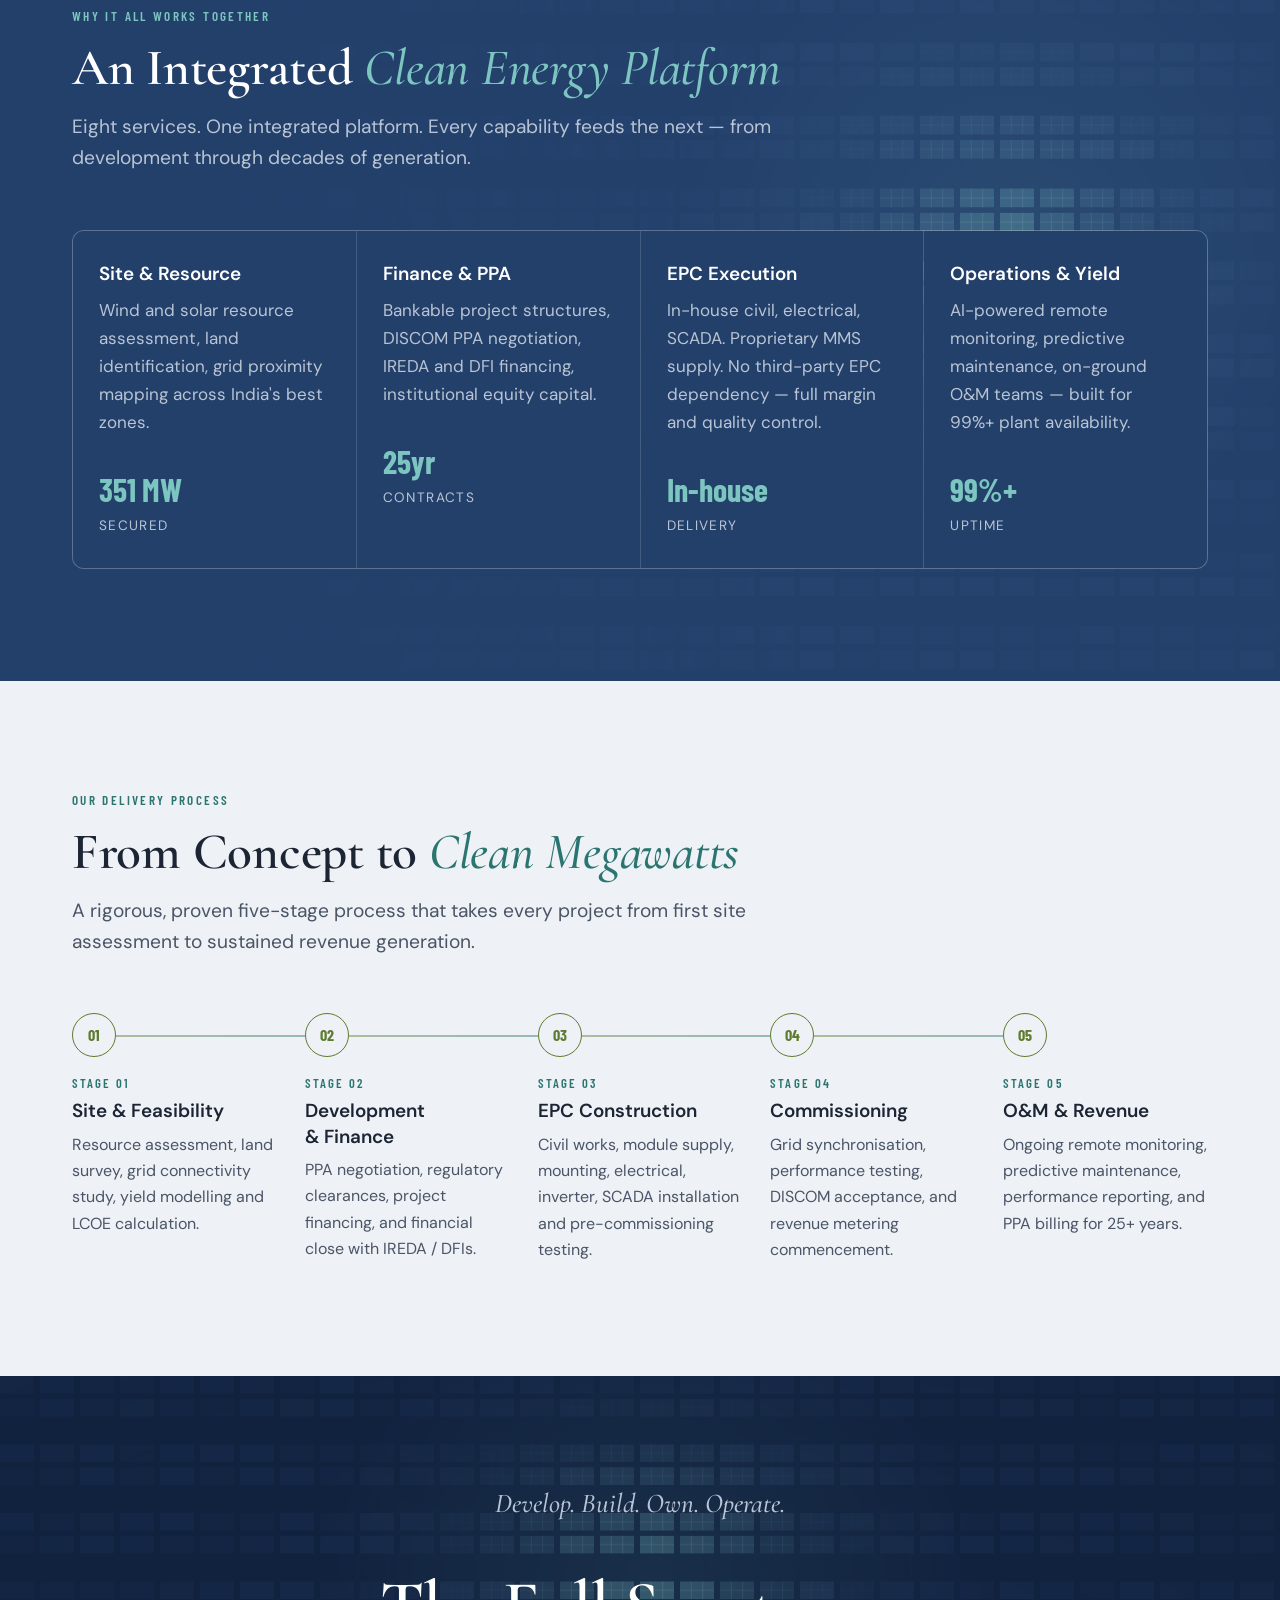
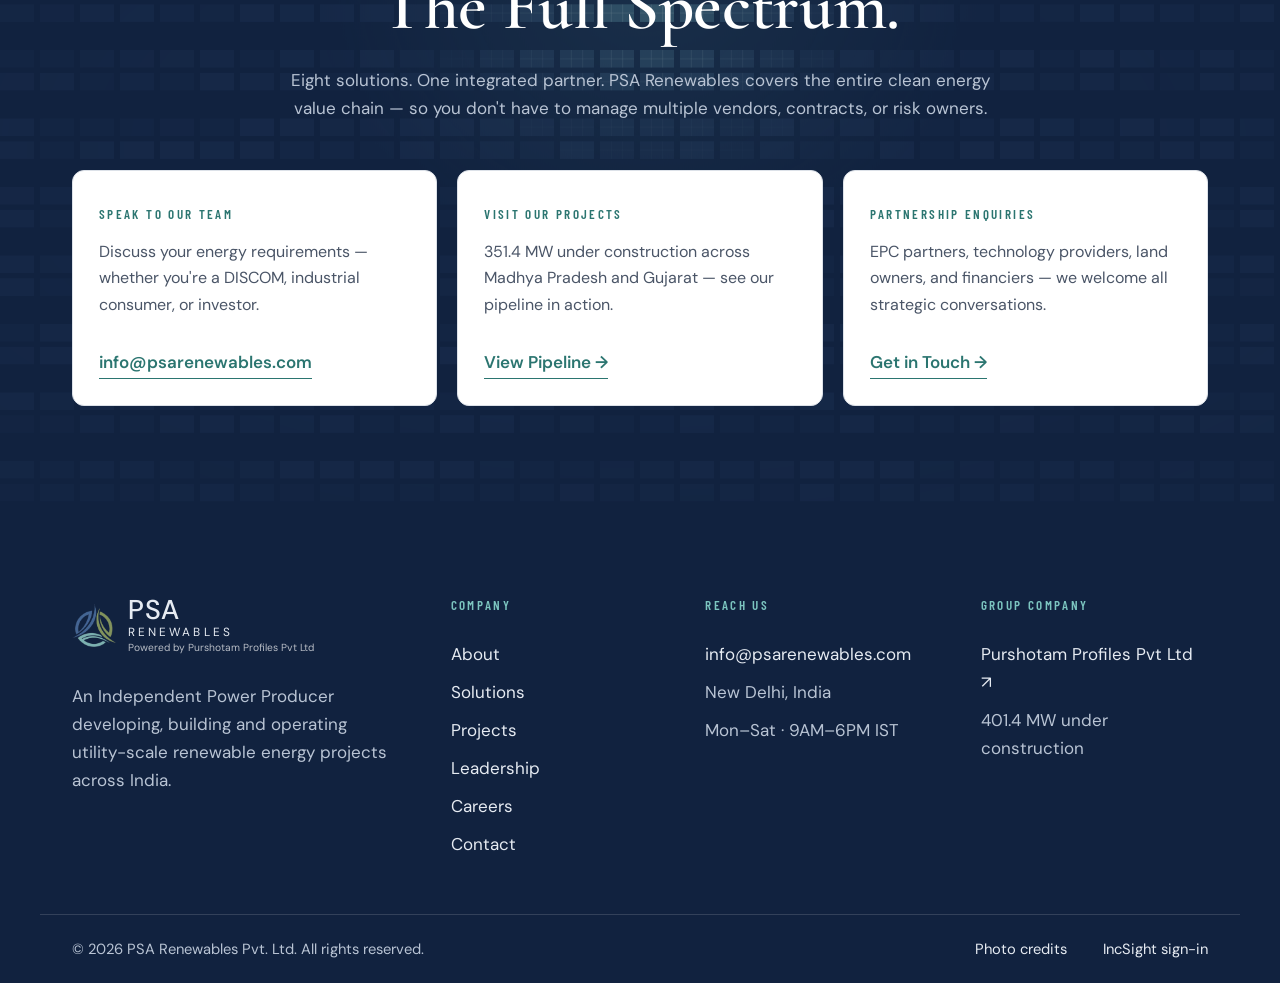
<file: solutions.html>
<!doctype html>
<html lang="en">
<head>
  <meta charset="utf-8">
  <meta name="viewport" content="width=device-width, initial-scale=1">
  <title>Solutions | PSA Renewables</title>
  <meta name="description" content="Eight integrated clean energy solutions from PSA Renewables: utility-scale solar, wind, hybrid, BESS, rooftop, PM Suryaghar, captive power, and EPC & O&M.">
  <link rel="icon" href="assets/logo-mark.png">
  <link rel="preconnect" href="https://fonts.googleapis.com">
  <link rel="preconnect" href="https://fonts.gstatic.com" crossorigin>
  <link href="https://fonts.googleapis.com/css2?family=Barlow+Condensed:wght@600;700&family=Cormorant+Garamond:ital,wght@0,500;0,600;1,500&family=DM+Sans:opsz,wght@9..40,400;9..40,500;9..40,600;9..40,700&display=swap" rel="stylesheet">
  <link rel="stylesheet" href="styles.css">
</head>
<body data-page="solutions">
  <main id="main">
    <section class="page-hero">
      <canvas class="panel-field" aria-hidden="true"></canvas>
      <div class="wrap">
        <span class="label reveal">PSA Renewables · Our Solutions</span>
        <h1 class="reveal">Every Watt We Generate <em class="accent">Changes India.</em></h1>
        <p class="lead reveal">From grid-scale solar parks in Rajasthan to rooftop systems under PM Suryaghar — eight integrated clean energy solutions, one long-term commitment.</p>
        <ul class="anchor-chips reveal">
          <li><a href="#utility-solar">Utility-Scale Solar</a></li>
          <li><a href="#wind">Wind Energy</a></li>
          <li><a href="#hybrid">Hybrid Projects</a></li>
          <li><a href="#bess">BESS Storage</a></li>
          <li><a href="#rooftop">Rooftop Solar</a></li>
          <li><a href="#pm-suryaghar">PM Suryaghar</a></li>
          <li><a href="#captive">Captive Power</a></li>
          <li><a href="#epc-om">EPC &amp; O&amp;M</a></li>
        </ul>
      </div>
    </section>

    <section class="section white">
      <div class="wrap">
        <article class="solution" id="utility-solar">
          <div class="solution-media reveal">
            <img src="assets/photos/utility-solar.jpg" alt="Ground-mount solar power plant in Maharashtra" loading="lazy">
            <span class="idx">01</span>
            <div class="flag"><b>170MW</b><span>Largest single project</span></div>
          </div>
          <div class="reveal">
            <span class="label">IPP · Grid Supply</span>
            <h2>Utility-Scale <em class="accent">Solar Power</em></h2>
            <p class="sub">Ground-Mount · Floating · Desert Parks</p>
            <p>PSA Renewables develops and operates large-scale solar power plants — from 10 MW to 500 MW — supplying clean electricity directly to the national and state grids under long-term Power Purchase Agreements with DISCOMs. Our projects are engineered for 25+ year operational lifespans with minimal degradation and maximum yield.</p>
            <ul class="features">
            <li><b>High-Efficiency PV Technology</b><span>Latest-gen mono-PERC and TOPCon modules for best-in-class CUF across India's solar zones.</span></li>
            <li><b>Bankable Long-Term PPAs</b><span>25-year Power Purchase Agreements with DISCOMs — contracted, predictable revenue from day one.</span></li>
            <li><b>In-House MMS Advantage</b><span>Backed by Purshotam Profiles' own Module Mounting Structure manufacturing — ~70% floating solar market share.</span></li>
            <li><b>Full Regulatory Clearance Support</b><span>End-to-end permitting — CERC, SERC, land acquisition, grid connectivity, and environmental clearances.</span></li>
            </ul>
            <div class="facts">
            <div><b>10–500</b><span>MW Range</span></div>
            <div><b>25+</b><span>Year PPA</span></div>
            <div><b>MP &amp; GJ</b><span>Active States</span></div>
            </div>
          </div>
        </article>
        <article class="solution" id="wind">
          <div class="solution-media reveal">
            <img src="assets/photos/wind.jpg" alt="Wind turbines near Kanyakumari, Tamil Nadu" loading="lazy">
            <span class="idx">02</span>
            <div class="flag"><b>GJ · RJ · TN</b><span>High-wind states targeted</span></div>
          </div>
          <div class="reveal">
            <span class="label">IPP · Wind Generation</span>
            <h2>Onshore <em class="accent">Wind Energy</em></h2>
            <p class="sub">Gujarat · Rajasthan · Tamil Nadu</p>
            <p>India's wind corridors offer extraordinary generation potential. PSA Renewables targets the strongest wind zones in Gujarat, Rajasthan, and Tamil Nadu — deploying modern turbines with high hub heights and large rotor diameters for superior capacity utilisation factors year-round.</p>
            <ul class="features">
            <li><b>Prime Wind Zone Access</b><span>Sites selected through rigorous wind resource assessment — CUF targets exceeding 30% in identified corridors.</span></li>
            <li><b>Modern Turbine Technology</b><span>High hub height turbines with 130m+ rotor diameters — optimised for India's low to medium wind regimes.</span></li>
            <li><b>Grid-Tied Revenue Model</b><span>Long-term wind PPAs with state utilities — stable, inflation-linked tariff structures.</span></li>
            </ul>
            <div class="facts">
            <div><b>30%+</b><span>Target CUF</span></div>
            <div><b>130m+</b><span>Hub Height</span></div>
            <div><b>3</b><span>Focus States</span></div>
            </div>
          </div>
        </article>
        <article class="solution" id="hybrid">
          <div class="solution-media reveal">
            <canvas class="panel-art" aria-hidden="true"></canvas>
            <span class="idx">03</span>
            <div class="flag"><b>24/7</b><span>Power delivery capability</span></div>
          </div>
          <div class="reveal">
            <span class="label">IPP · Round-the-Clock</span>
            <h2>Solar + Wind <em class="accent">Hybrid Projects</em></h2>
            <p class="sub">Improved PLF · Grid Stability · RTC Supply</p>
            <p>By combining solar and wind generation on shared infrastructure, PSA Renewables dramatically improves Plant Load Factor and enables near round-the-clock power delivery — one of the most sought-after capabilities for DISCOMs committed to 24×7 RE supply mandates.</p>
            <ul class="features">
            <li><b>Superior Plant Load Factor</b><span>Complementary generation profiles of solar and wind boost combined CUF well beyond individual technologies.</span></li>
            <li><b>Grid Stability Support</b><span>Smooth, predictable generation curves reduce grid stress and meet peak demand requirements efficiently.</span></li>
            <li><b>Optimal Land Utilisation</b><span>Shared land and transmission infrastructure significantly lowers the cost of combined projects versus standalone plants.</span></li>
            </ul>
            <div class="facts">
            <div><b>50%+</b><span>Improved PLF</span></div>
            <div><b>RTC</b><span>Supply Capable</span></div>
            <div><b>Shared</b><span>Land &amp; Grid</span></div>
            </div>
          </div>
        </article>
        <article class="solution" id="bess">
          <div class="solution-media reveal">
            <img src="assets/photos/bess.jpg" alt="Battery energy storage containers" loading="lazy">
            <span class="idx">04</span>
            <div class="flag"><b>4hr+</b><span>Storage duration capability</span></div>
          </div>
          <div class="reveal">
            <span class="label">IPP · Storage · Dispatchable</span>
            <h2>Battery Energy <em class="accent">Storage Systems</em></h2>
            <p class="sub">Dispatchable · Grid Balancing · Peak Shaving</p>
            <p>BESS is the critical enabler of India's firm renewable energy future. PSA Renewables deploys grid-scale battery storage — standalone and co-located with solar and wind — to deliver dispatchable clean power exactly when the grid needs it most, enabling compliance with 24×7 RE mandates.</p>
            <ul class="features">
            <li><b>Dispatchable Renewable Power</b><span>Store energy during peak generation, discharge during peak demand — unlocking true firm renewable power contracts.</span></li>
            <li><b>Grid Frequency Regulation</b><span>Ultra-fast response BESS supports ancillary services — frequency regulation, spinning reserve, voltage support.</span></li>
            <li><b>Co-located &amp; Standalone Deployment</b><span>Integrated with solar/wind hybrid projects or deployed as standalone grid-support assets wherever the economics work best.</span></li>
            </ul>
            <div class="facts">
            <div><b>LFP</b><span>Battery Chemistry</span></div>
            <div><b>4hr+</b><span>Storage Duration</span></div>
            <div><b>&lt;200ms</b><span>Response Time</span></div>
            </div>
          </div>
        </article>
        <article class="solution" id="rooftop">
          <div class="solution-media reveal">
            <img src="assets/photos/rooftop.jpg" alt="Technician installing rooftop solar panels" loading="lazy">
            <span class="idx">05</span>
            <div class="flag"><b>90%</b><span>Electricity bill reduction</span></div>
          </div>
          <div class="reveal">
            <span class="label">CPP · Commercial · Industrial</span>
            <h2>Commercial &amp; <em class="accent">Industrial Rooftop</em></h2>
            <p class="sub">CAPEX · OPEX · PPA Model · Net Metering</p>
            <p>PSA Renewables designs, installs, and operates rooftop solar systems for factories, warehouses, commercial complexes, and institutional buildings — eliminating energy cost uncertainty and delivering measurable ROI from month one. Available under CAPEX, OPEX, and third-party PPA ownership structures.</p>
            <ul class="features">
            <li><b>Flexible Ownership Structures</b><span>Choose CAPEX (own from day one), OPEX (zero upfront), or PPA (pay only for power consumed) — we structure what works for you.</span></li>
            <li><b>Net Metering &amp; Grid Export</b><span>Excess generation fed back to the grid under DISCOM net metering agreements — your roof earns revenue.</span></li>
            <li><b>End-to-End EPC + O&amp;M</b><span>Site survey, design, supply, installation, commissioning — and ongoing O&amp;M ensuring peak performance year after year.</span></li>
            </ul>
            <div class="facts">
            <div><b>10kW+</b><span>Min. System Size</span></div>
            <div><b>3–5yr</b><span>Payback Period</span></div>
            <div><b>25yr</b><span>Panel Warranty</span></div>
            </div>
          </div>
        </article>
        <article class="solution" id="pm-suryaghar">
          <div class="solution-media reveal">
            <img src="assets/photos/pm-suryaghar.jpg" alt="Rooftop solar panels on homes in Mehsana, Gujarat" loading="lazy">
            <span class="idx">06</span>
            <div class="flag"><b>₹78K</b><span>Subsidy per household</span></div>
          </div>
          <div class="reveal">
            <span class="label">Govt. Scheme · Residential</span>
            <h2>PM Suryaghar <em class="accent">Muft Bijli Yojana</em></h2>
            <p class="sub">1 Crore Homes · Free Electricity · Govt. Subsidised</p>
            <p>PM Suryaghar is India's flagship residential solar mission — targeting 1 crore households with subsidised rooftop solar. PSA Renewables is an empanelled implementation partner, handling everything from subsidy applications and net metering to installation and after-sales support — making zero-cost solar a reality for Indian families.</p>
            <ul class="features">
            <li><b>Up to ₹78,000 Central Subsidy</b><span>We handle the complete subsidy application process — MNRE, DISCOM, and state portal registrations — on your behalf.</span></li>
            <li><b>300 Units Free Monthly</b><span>A 3kW system generates ~300 units/month — enough to eliminate electricity bills for a typical Indian household entirely.</span></li>
            <li><b>Full-Service Installation</b><span>Site assessment, structural check, panel supply, installation, net metering, and 5-year AMC — completely turnkey.</span></li>
            </ul>
            <div class="facts">
            <div><b>1–10</b><span>kW System Range</span></div>
            <div><b>₹78K</b><span>Max. Subsidy</span></div>
            <div><b>300</b><span>Free Units/Month</span></div>
            </div>
          </div>
        </article>
        <article class="solution" id="captive">
          <div class="solution-media reveal">
            <img src="assets/photos/captive.jpg" alt="Solar power plant and substation in Telangana" loading="lazy">
            <span class="idx">07</span>
            <div class="flag"><b>40–60%</b><span>Energy cost reduction</span></div>
          </div>
          <div class="reveal">
            <span class="label">CPP · Industrial · C&amp;I</span>
            <h2>Captive Power <em class="accent">for Industry</em></h2>
            <p class="sub">CAPEX · OPEX · Group Captive · Open Access</p>
            <p>Energy costs are one of the largest operating expenses for Indian industry. PSA Renewables partners with manufacturers, data centres, and commercial complexes to design, build, and operate dedicated renewable energy assets — delivering 40–60% cost reduction with a clear path to energy independence under Group Captive, Open Access, and direct CAPEX models.</p>
            <ul class="features">
            <li><b>Group Captive Structure</b><span>Multiple industrial consumers pool demand — PSA builds and operates a shared captive plant, sharing costs and benefits equitably.</span></li>
            <li><b>Open Access Power Wheeling</b><span>Dedicated transmission capacity wheeling renewable power from generation site to industrial consumption point across state grids.</span></li>
            <li><b>Measurable ROI from Month One</b><span>Fixed-price long-term energy contracts eliminate tariff volatility — lock in today's rates for 15–25 years of predictable savings.</span></li>
            </ul>
            <div class="facts">
            <div><b>40–60%</b><span>Cost Reduction</span></div>
            <div><b>1MW+</b><span>Min. Capacity</span></div>
            <div><b>3</b><span>Ownership Models</span></div>
            </div>
          </div>
        </article>
        <article class="solution" id="epc-om">
          <div class="solution-media reveal">
            <img src="assets/photos/epc-om.jpg" alt="Technician cleaning solar panels" loading="lazy">
            <span class="idx">08</span>
            <div class="flag"><b>99%+</b><span>Plant availability target</span></div>
          </div>
          <div class="reveal">
            <span class="label">EPC · Engineering · O&amp;M</span>
            <h2>EPC Engineering &amp; <em class="accent">Lifecycle O&amp;M</em></h2>
            <p class="sub">Design · Procure · Build · Operate · Maintain</p>
            <p>PSA Renewables' in-house EPC capability spans the complete project lifecycle — from civil and electrical engineering through module supply, erection, and grid commissioning. Post-commissioning, our Operations &amp; Maintenance teams ensure 99%+ plant availability through predictive monitoring and rapid response protocols.</p>
            <ul class="features">
            <li><b>Full-Scope EPC Delivery</b><span>Civil, structural, electrical, and SCADA engineering — all in-house. No subcontractor risk, no quality compromise, no cost inflation.</span></li>
            <li><b>Real-Time Remote Monitoring</b><span>SCADA and IoT-enabled monitoring with AI-powered anomaly detection — issues identified and resolved before they impact generation.</span></li>
            <li><b>Predictive Maintenance Programme</b><span>Thermal imaging, IV curve tracing, and drone-based panel inspection — maximising yield and extending asset life beyond 25 years.</span></li>
            </ul>
            <div class="facts">
            <div><b>99%+</b><span>Availability Target</span></div>
            <div><b>24/7</b><span>Remote Monitoring</span></div>
            <div><b>25yr</b><span>Asset Lifecycle</span></div>
            </div>
          </div>
        </article>
      </div>
    </section>

    <section class="section dark">
      <canvas class="panel-field" aria-hidden="true"></canvas>
      <div class="wrap">
        <div class="section-head">
          <span class="label reveal">Why It All Works Together</span>
          <h2 class="reveal">An Integrated <em class="accent">Clean Energy Platform</em></h2>
          <p class="lead reveal">Eight services. One integrated platform. Every capability feeds the next — from development through decades of generation.</p>
        </div>
        <div class="platform reveal">
          <div><h3>Site &amp; Resource</h3><p>Wind and solar resource assessment, land identification, grid proximity mapping across India's best zones.</p><b>351 MW</b><small>secured</small></div>
          <div><h3>Finance &amp; PPA</h3><p>Bankable project structures, DISCOM PPA negotiation, IREDA and DFI financing, institutional equity capital.</p><b>25yr</b><small>contracts</small></div>
          <div><h3>EPC Execution</h3><p>In-house civil, electrical, SCADA. Proprietary MMS supply. No third-party EPC dependency — full margin and quality control.</p><b>In-house</b><small>delivery</small></div>
          <div><h3>Operations &amp; Yield</h3><p>AI-powered remote monitoring, predictive maintenance, on-ground O&amp;M teams — built for 99%+ plant availability.</p><b>99%+</b><small>uptime</small></div>
        </div>
      </div>
    </section>

    <section class="section mist">
      <div class="wrap">
        <div class="section-head">
          <span class="label reveal">Our Delivery Process</span>
          <h2 class="reveal">From Concept to <em class="accent">Clean Megawatts</em></h2>
          <p class="lead reveal">A rigorous, proven five-stage process that takes every project from first site assessment to sustained revenue generation.</p>
        </div>
        <ol class="steps" style="--n:5">
          <li class="reveal"><span class="stage">Stage 01</span><h3>Site &amp; Feasibility</h3><p>Resource assessment, land survey, grid connectivity study, yield modelling and LCOE calculation.</p></li>
          <li class="reveal"><span class="stage">Stage 02</span><h3>Development &amp; Finance</h3><p>PPA negotiation, regulatory clearances, project financing, and financial close with IREDA / DFIs.</p></li>
          <li class="reveal"><span class="stage">Stage 03</span><h3>EPC Construction</h3><p>Civil works, module supply, mounting, electrical, inverter, SCADA installation and pre-commissioning testing.</p></li>
          <li class="reveal"><span class="stage">Stage 04</span><h3>Commissioning</h3><p>Grid synchronisation, performance testing, DISCOM acceptance, and revenue metering commencement.</p></li>
          <li class="reveal"><span class="stage">Stage 05</span><h3>O&amp;M &amp; Revenue</h3><p>Ongoing remote monitoring, predictive maintenance, performance reporting, and PPA billing for 25+ years.</p></li>
        </ol>
      </div>
    </section>

    <section class="section deep cta">
      <canvas class="panel-field full" aria-hidden="true"></canvas>
      <div class="wrap">
        <p class="motto reveal">Develop. Build. Own. Operate.</p>
        <h2 class="reveal">The Full Spectrum.</h2>
        <p class="reveal">Eight solutions. One integrated partner. PSA Renewables covers the entire clean energy value chain — so you don't have to manage multiple vendors, contracts, or risk owners.</p>
      </div>
      <div class="wrap reach cta-cards">
        <article class="tile reveal"><span class="label">Speak to Our Team</span><p>Discuss your energy requirements — whether you're a DISCOM, industrial consumer, or investor.</p><a class="link" data-site-href="mailto:email" href="mailto:info@psarenewables.com" data-site="email">info@psarenewables.com</a></article>
        <article class="tile reveal"><span class="label">Visit Our Projects</span><p>351.4 MW under construction across Madhya Pradesh and Gujarat — see our pipeline in action.</p><a class="link" href="projects.html">View Pipeline →</a></article>
        <article class="tile reveal"><span class="label">Partnership Enquiries</span><p>EPC partners, technology providers, land owners, and financiers — we welcome all strategic conversations.</p><a class="link" href="contact.html">Get in Touch →</a></article>
      </div>
    </section>
  </main>

  <script src="js/site.js"></script>
  <script src="js/layout.js"></script>
  <script src="js/main.js"></script>
</body>
</html>
</file>
<file: styles.css>
:root {
  --serif: 'Cormorant Garamond', Georgia, serif;
  --sans: 'DM Sans', system-ui, -apple-system, 'Segoe UI', sans-serif;
  --cond: 'Barlow Condensed', 'Arial Narrow', sans-serif;

  --navy: #23406B;
  --navy-deep: #182E52;
  --navy-ink: #11223F;
  --teal: #7CC5C0;
  --teal-ink: #2B7570;
  --olive: #5E7B2F;
  --olive-hover: #4F6A24;
  --olive-light: #8FB060;
  --paper: #F7F6F1;
  --mist: #EEF1F5;
  --white: #FFFFFF;

  --text: #1C2534;
  --muted: #4A5567;
  --on-dark: #E6EBF2;
  --muted-dark: #B9C4D4;
  --line: #DCE1E8;
  --line-dark: rgba(255, 255, 255, .14);

  --radius: 12px;
  --section: 112px;
  --ease: cubic-bezier(.2, .7, .2, 1);
}

*, *::before, *::after { box-sizing: border-box; }
html { -webkit-text-size-adjust: 100%; scroll-behavior: smooth; }
body { margin: 0; background: var(--paper); color: var(--text); font: 400 1.0625rem/1.65 var(--sans); -webkit-font-smoothing: antialiased; }
img { max-width: 100%; display: block; }
a { color: inherit; }
h1, h2, h3 { margin: 0; text-wrap: balance; }
p { margin: 0 0 1em; }
p:last-child { margin-bottom: 0; }
:focus-visible { outline: 2px solid var(--teal); outline-offset: 3px; }
.skip { position: absolute; left: -9999px; top: 8px; z-index: 100; background: var(--white); color: var(--navy); padding: 10px 16px; border-radius: 8px; }
.skip:focus { left: 16px; }

.wrap { width: 100%; max-width: 1200px; margin: 0 auto; padding: 0 32px; }

/* ---------- Type ---------- */
.display { font: 600 clamp(3rem, 6.2vw, 5.4rem)/1.02 var(--serif); letter-spacing: -.01em; }
h2, .h2 { font: 600 clamp(2.2rem, 4vw, 3.4rem)/1.08 var(--serif); letter-spacing: -.005em; }
h3 { font: 600 1.18rem/1.35 var(--sans); }
em.accent { font-style: italic; font-weight: 500; color: var(--teal-ink); }
.dark em.accent, .hero em.accent, .page-hero em.accent { color: var(--teal); }
.label { display: inline-block; font: 600 .82rem/1.2 var(--cond); letter-spacing: .18em; text-transform: uppercase; color: var(--teal-ink); }
.dark .label, .hero .label, .page-hero .label { color: var(--teal); }
.lead { font-size: 1.2rem; line-height: 1.6; color: var(--muted); max-width: 60ch; }
.dark .lead, .hero .lead, .page-hero .lead { color: var(--muted-dark); }
.muted { color: var(--muted); }
.section-head { display: grid; gap: 16px; max-width: 760px; margin-bottom: 56px; }
.section-head.center { margin-inline: auto; text-align: center; justify-items: center; }
.stack { display: grid; gap: 16px; }
.prose h2 { margin: 14px 0 24px; }
.after { margin-top: 36px; }
.actions.center { justify-content: center; }
.section-head.split { max-width: none; grid-template-columns: 1fr 1fr; align-items: end; gap: 48px; }

/* ---------- Buttons ---------- */
.btn { display: inline-flex; align-items: center; justify-content: center; gap: 8px; min-height: 48px; padding: 0 26px; border-radius: 8px; font: 600 1rem/1 var(--sans); text-decoration: none; border: 1.5px solid transparent; transition: background .2s, border-color .2s, color .2s, transform .2s var(--ease); }
.btn:hover { transform: translateY(-1px); }
.btn-primary { background: var(--olive); color: #fff; }
.btn-primary:hover { background: var(--olive-hover); }
.btn-ghost { border-color: rgba(255, 255, 255, .5); color: #fff; }
.btn-ghost:hover { border-color: #fff; background: rgba(255, 255, 255, .06); }
.btn-outline { border-color: var(--navy); color: var(--navy); }
.btn-outline:hover { background: var(--navy); color: #fff; }
.link { color: var(--teal-ink); font-weight: 600; text-decoration: none; border-bottom: 1.5px solid currentColor; padding-bottom: 2px; }
.dark .link { color: var(--teal); }
.actions { display: flex; flex-wrap: wrap; gap: 14px; }

/* ---------- Brand lockup ---------- */
.brand { display: inline-flex; align-items: center; gap: 12px; text-decoration: none; color: #fff; }
.brand-mark { width: 44px; height: auto; flex: none; }
.brand-text { display: flex; flex-direction: column; line-height: 1; }
.brand-psa { font: 500 1.7rem/.9 var(--sans); letter-spacing: .02em; }
.brand-ren { font: 400 .74rem/1 var(--sans); letter-spacing: .26em; text-transform: uppercase; margin-top: 4px; }
.brand-sub { font: 400 .64rem/1 var(--sans); color: rgba(255, 255, 255, .7); margin-top: 5px; }

/* ---------- Nav ---------- */
.nav { position: fixed; inset: 0 0 auto; z-index: 50; color: #fff; transition: background .3s, box-shadow .3s, padding .3s; padding: 18px 0; }
.nav.scrolled, .nav.open { background: rgba(17, 34, 63, .94); backdrop-filter: blur(12px); -webkit-backdrop-filter: blur(12px); box-shadow: 0 1px 0 var(--line-dark); padding: 10px 0; }
.nav-inner { display: flex; align-items: center; gap: 32px; }
.nav-links { display: flex; align-items: center; gap: 30px; margin-left: auto; font: 500 1rem/1 var(--sans); }
.nav-links a:not(.btn) { text-decoration: none; color: var(--on-dark); padding: 8px 0; border-bottom: 2px solid transparent; transition: color .2s, border-color .2s; }
.nav-links a:not(.btn):hover { color: #fff; }
.nav-links a[aria-current="page"]:not(.btn) { color: #fff; border-color: var(--teal); }
.nav-cta { min-height: 42px; padding: 0 20px; }
.nav-toggle { display: none; margin-left: auto; width: 44px; height: 44px; padding: 12px 10px; background: none; border: 0; cursor: pointer; }
.nav-toggle span { display: block; height: 2px; background: #fff; margin: 6px 0; transition: transform .3s; }
.nav.open .nav-toggle span:first-child { transform: translateY(4px) rotate(45deg); }
.nav.open .nav-toggle span:last-child { transform: translateY(-4px) rotate(-45deg); }

/* ---------- Panel fields ---------- */
.panel-field, .panel-art { position: absolute; inset: 0; width: 100%; height: 100%; display: block; }
.panel-field { -webkit-mask-image: linear-gradient(90deg, transparent 0%, rgba(0, 0, 0, .25) 30%, #000 62%); mask-image: linear-gradient(90deg, transparent 0%, rgba(0, 0, 0, .25) 30%, #000 62%); }
.section .panel-field { opacity: .45; }
.panel-field.full { -webkit-mask-image: radial-gradient(120% 100% at 50% 50%, #000 30%, rgba(0, 0, 0, .35) 100%); mask-image: radial-gradient(120% 100% at 50% 50%, #000 30%, rgba(0, 0, 0, .35) 100%); }

/* ---------- Hero ---------- */
.hero { position: relative; overflow: hidden; color: #fff; background: linear-gradient(100deg, var(--navy) 0%, var(--navy) 38%, var(--navy-deep) 100%); padding: 168px 0 96px; }
.hero-grid { position: relative; z-index: 2; display: grid; grid-template-columns: 1.1fr .9fr; gap: 64px; align-items: center; }
.hero .display { margin: 18px 0 22px; }
.hero .tagline { font: 600 .9rem/1.5 var(--cond); letter-spacing: .2em; text-transform: uppercase; color: var(--muted-dark); margin-bottom: 22px; }
.hero .lead { margin-bottom: 36px; }

.profile { background: rgba(17, 34, 63, .88); border: 1px solid var(--line-dark); border-radius: 16px; padding: 48px 32px 32px; position: relative; }
.profile .badge { position: absolute; top: -22px; right: 24px; background: var(--teal); color: var(--navy-ink); border-radius: 10px; padding: 10px 16px; line-height: 1.1; }
.profile .badge b { display: block; font: 700 1.6rem/1 var(--cond); }
.profile .badge > span { font: 600 .82rem/1 var(--sans); }
.profile h2 { font: 600 2rem/1.1 var(--serif); margin: 14px 0 18px; }
.chips { display: flex; flex-wrap: wrap; gap: 8px; margin: 0; padding: 0; list-style: none; }
.chips li { border: 1px solid var(--line-dark); border-radius: 999px; padding: 6px 14px; font-size: .88rem; color: var(--on-dark); }
.profile-stats { display: grid; grid-template-columns: repeat(3, 1fr); margin-top: 26px; border-top: 1px solid var(--line-dark); }
.profile-stats div { padding: 18px 8px 0; text-align: center; }
.profile-stats div + div { border-left: 1px solid var(--line-dark); }
.profile-stats b { display: block; font: 700 2rem/1 var(--cond); color: var(--teal); }
.profile-stats span { display: block; margin-top: 6px; font-size: .82rem; letter-spacing: .06em; text-transform: uppercase; color: var(--muted-dark); }

/* ---------- Stats band ---------- */
.stats { background: var(--navy-ink); color: #fff; }
.stats-grid { display: grid; grid-template-columns: repeat(4, 1fr); }
.stat { padding: 40px 28px; }
.stat + .stat { border-left: 1px solid var(--line-dark); }
.stat b { display: block; font: 700 clamp(2.6rem, 4.4vw, 3.6rem)/1 var(--cond); color: var(--teal); letter-spacing: .01em; }
.stat b small { font-size: .45em; margin-left: 4px; color: var(--on-dark); }
.stat > span { display: block; margin-top: 10px; font-size: .95rem; color: var(--muted-dark); }

/* ---------- Sections ---------- */
.section { padding: var(--section) 0; position: relative; }
.section.white { background: var(--white); }
.section.mist { background: var(--mist); }
.section.dark { background: var(--navy); color: #fff; overflow: hidden; }
.section.deep { background: var(--navy-ink); color: #fff; overflow: hidden; }
.section.dark p, .section.deep p { color: var(--muted-dark); }
.section > .wrap { position: relative; z-index: 2; }

.two-col { display: grid; grid-template-columns: 1fr 1fr; gap: 72px; align-items: start; }
.prose p { color: var(--muted); }
.quote { margin: 32px 0 0; padding: 22px 26px; border-left: 3px solid var(--teal-ink); background: var(--white); font: italic 500 1.35rem/1.45 var(--serif); color: var(--text); border-radius: 0 var(--radius) var(--radius) 0; }
.mist .quote, .white .quote { background: var(--paper); }

.tiles { display: grid; grid-template-columns: 1fr 1fr; gap: 16px; }
.tile { display: grid; align-content: start; justify-items: start; background: var(--white); border: 1px solid var(--line); border-radius: var(--radius); padding: 26px; transition: border-color .25s, transform .25s var(--ease), box-shadow .25s; }
.tile:hover { border-color: #B8C4D4; transform: translateY(-3px); box-shadow: 0 12px 30px -18px rgba(17, 34, 63, .35); }
.tile .code { font: 700 1.9rem/1 var(--cond); color: var(--navy); }
.tile .label { margin: 10px 0 8px; }
.tile p { color: var(--muted); font-size: 1rem; }

/* Numbered steps joined by a line */
.steps { list-style: none; margin: 0; padding: 0; display: grid; grid-template-columns: repeat(var(--n, 4), 1fr); gap: 28px; counter-reset: step; }
.steps li { position: relative; padding-top: 64px; counter-increment: step; }
.steps li::before { content: counter(step, decimal-leading-zero); position: absolute; top: 0; left: 0; width: 44px; height: 44px; border-radius: 50%; display: grid; place-items: center; border: 1.5px solid var(--olive); color: var(--olive); font: 700 1rem/1 var(--cond); background: inherit; z-index: 1; }
.steps li::after { content: ""; position: absolute; top: 22px; left: 44px; right: -28px; height: 1.5px; background: linear-gradient(90deg, var(--olive), var(--teal-ink)); opacity: .45; }
.steps li:last-child::after { display: none; }
.steps p { color: var(--muted); font-size: 1rem; margin-top: 8px; }
.steps .stage { display: block; font: 600 .8rem/1 var(--cond); letter-spacing: .16em; text-transform: uppercase; color: var(--teal-ink); margin-bottom: 8px; }

/* Cards with panel artwork */
.cards { display: grid; grid-template-columns: repeat(var(--n, 3), 1fr); gap: 24px; }
.card { background: var(--white); border: 1px solid var(--line); border-radius: var(--radius); overflow: hidden; display: flex; flex-direction: column; transition: transform .3s var(--ease), box-shadow .3s; }
.card:hover { transform: translateY(-4px); box-shadow: 0 18px 40px -22px rgba(17, 34, 63, .45); }
.media { position: relative; aspect-ratio: 16 / 9; background: linear-gradient(160deg, var(--navy) 0%, var(--navy-ink) 100%); overflow: hidden; }
.media img { position: absolute; inset: 0; width: 100%; height: 100%; object-fit: cover; }
.media .num { position: absolute; left: 22px; bottom: 16px; font: 700 2.6rem/1 var(--cond); color: #fff; z-index: 2; }
.card-body { padding: 26px 26px 30px; display: grid; gap: 10px; align-content: start; }
.card-body ul { margin: 8px 0 0; padding: 0; list-style: none; display: grid; gap: 8px; }
.card-body li { position: relative; padding-left: 20px; color: var(--muted); font-size: 1rem; }
.card-body li::before { content: ""; position: absolute; left: 0; top: .62em; width: 8px; height: 8px; border-radius: 2px; background: var(--teal-ink); opacity: .7; }

/* Advantages: a ruled list on dark */
.ledger { list-style: none; margin: 0; padding: 0; border-top: 1px solid var(--line-dark); }
.ledger li { display: grid; grid-template-columns: 72px 1fr 1.3fr; gap: 32px; padding: 30px 0; border-bottom: 1px solid var(--line-dark); align-items: baseline; transition: background .25s; }
.ledger .n { font: 700 1.6rem/1 var(--cond); color: var(--teal); }
.ledger .label { color: var(--muted-dark); margin-bottom: 8px; display: block; }
.ledger h3 { font: 600 1.5rem/1.25 var(--serif); color: #fff; }
.ledger p { margin: 0; }

/* Roadmap */
.phases { list-style: none; margin: 0 0 64px; padding: 0; display: grid; grid-template-columns: repeat(5, 1fr); gap: 24px; }
.phases li { position: relative; padding-top: 36px; }
.phases li::before { content: ""; position: absolute; top: 6px; left: 0; width: 14px; height: 14px; border-radius: 50%; border: 2px solid var(--teal-ink); background: var(--paper); z-index: 1; }
.phases li.done::before { background: var(--teal-ink); }
.phases li::after { content: ""; position: absolute; top: 12px; left: 14px; right: -24px; height: 2px; background: var(--line); }
.phases li:last-child::after { display: none; }
.phase-when { display: block; font: 600 .82rem/1.2 var(--cond); letter-spacing: .14em; text-transform: uppercase; color: var(--teal-ink); margin-bottom: 8px; }
.phases h3 { font-size: 1.08rem; margin-bottom: 6px; }
.phases p { color: var(--muted); font-size: .98rem; }
.white .phases li::before { background: var(--white); }
.white .phases li.done::before { background: var(--teal-ink); }

.table-wrap { overflow-x: auto; border: 1px solid var(--line); border-radius: var(--radius); background: var(--white); }
.pipeline { width: 100%; border-collapse: collapse; font-size: 1rem; }
.pipeline th { text-align: left; font: 600 .8rem/1 var(--cond); letter-spacing: .16em; text-transform: uppercase; color: var(--muted); padding: 18px 24px; border-bottom: 1px solid var(--line); background: var(--mist); }
.pipeline td { padding: 16px 24px; border-bottom: 1px solid var(--line); }
.pipeline td:last-child, .pipeline th:last-child { text-align: right; font-variant-numeric: tabular-nums; }
.pipeline tfoot td { font-weight: 700; border-bottom: 0; color: var(--navy); }
.table-caption { display: flex; justify-content: space-between; align-items: baseline; gap: 16px; flex-wrap: wrap; margin-bottom: 18px; }

/* Call to action */
.cta { text-align: center; }
.cta .wrap { display: grid; justify-items: center; gap: 22px; }
.cta .motto { font: italic 500 1.7rem/1.2 var(--serif); color: var(--teal); }
.cta h2 { font-size: clamp(2.6rem, 5.4vw, 4.4rem); max-width: 16ch; }
.cta p { max-width: 60ch; }

.cta .cta-cards { grid-template-columns: repeat(3, 1fr); justify-items: stretch; text-align: left; margin-top: 48px; gap: 20px; }
.section.dark .tile p, .section.deep .tile p { color: var(--muted); }
.section.dark .tile .label, .section.deep .tile .label { color: var(--teal-ink); }
.section.dark .tile .link, .section.deep .tile .link { color: var(--teal-ink); }

/* ---------- Inner page header ---------- */
.page-hero { position: relative; overflow: hidden; color: #fff; background: linear-gradient(100deg, var(--navy) 0%, var(--navy-deep) 100%); padding: 176px 0 96px; }
.page-hero .wrap { position: relative; z-index: 2; }
.page-hero h1 { font: 600 clamp(2.8rem, 5.6vw, 4.8rem)/1.04 var(--serif); margin: 16px 0 22px; max-width: 22ch; }
.anchor-chips { display: flex; flex-wrap: wrap; gap: 10px; margin-top: 36px; padding: 0; list-style: none; }
.anchor-chips a { display: inline-block; text-decoration: none; border: 1px solid var(--line-dark); border-radius: 999px; padding: 9px 16px; font-size: .95rem; color: var(--on-dark); transition: border-color .2s, background .2s; }
.anchor-chips a:hover { border-color: var(--teal); background: rgba(124, 197, 192, .08); }

/* ---------- Solutions ---------- */
.solution { display: grid; grid-template-columns: 1fr 1.1fr; gap: 64px; align-items: center; padding: 72px 0; border-top: 1px solid var(--line); scroll-margin-top: 90px; }
.solution:first-child { border-top: 0; padding-top: 0; }
.solution:nth-child(even) .solution-media { order: 2; }
.solution-media { position: relative; aspect-ratio: 4 / 3; border-radius: 16px; overflow: hidden; background: linear-gradient(160deg, var(--navy) 0%, var(--navy-ink) 100%); }
.solution-media img { position: absolute; inset: 0; width: 100%; height: 100%; object-fit: cover; }
.solution-media::after, .media::after { content: ""; position: absolute; inset: 0; background: linear-gradient(180deg, rgba(17, 34, 63, .25) 0%, transparent 35%, transparent 55%, rgba(17, 34, 63, .6) 100%); pointer-events: none; }
.solution-media .flag { z-index: 2; position: absolute; left: 20px; bottom: 20px; z-index: 1; background: rgba(17, 34, 63, .9); border: 1px solid var(--line-dark); border-radius: 10px; padding: 14px 18px; color: #fff; }
.solution-media .flag b { display: block; font: 700 2rem/1 var(--cond); color: var(--teal); }
.solution-media .flag span { font-size: .9rem; color: var(--on-dark); }
.solution-media .idx { position: absolute; top: 18px; left: 22px; z-index: 2; font: 700 1rem/1 var(--cond); letter-spacing: .16em; color: rgba(255, 255, 255, .8); }
.solution h2 { margin: 12px 0 8px; font-size: clamp(2rem, 3.4vw, 2.8rem); }
.solution .sub { font: 600 .92rem/1.4 var(--cond); letter-spacing: .12em; text-transform: uppercase; color: var(--muted); margin-bottom: 18px; }
.solution > div > p { color: var(--muted); }
.features { list-style: none; margin: 24px 0; padding: 0; display: grid; gap: 16px; }
.features li { padding-left: 18px; border-left: 2px solid var(--teal-ink); }
.features b { display: block; font-weight: 600; margin-bottom: 2px; }
.features span { color: var(--muted); font-size: 1rem; }
.facts { display: grid; grid-template-columns: repeat(3, 1fr); border-top: 1px solid var(--line); }
.facts div { padding: 16px 12px 0 0; }
.facts b { display: block; font: 700 1.9rem/1 var(--cond); color: var(--navy); }
.facts span { font-size: .9rem; color: var(--muted); }

.platform { display: grid; grid-template-columns: repeat(4, 1fr); gap: 1px; background: var(--line-dark); border: 1px solid var(--line-dark); border-radius: var(--radius); overflow: hidden; }
.platform div { background: var(--navy); padding: 30px 26px; display: grid; gap: 10px; align-content: start; }
.platform b { font: 700 2rem/1 var(--cond); color: var(--teal); margin-top: 10px; }
.platform small { font-size: .85rem; letter-spacing: .1em; text-transform: uppercase; color: var(--muted-dark); }

/* ---------- Contact ---------- */
.reach { display: grid; grid-template-columns: repeat(4, 1fr); gap: 20px; }
.reach.pairs { grid-template-columns: 1fr 1fr; }
.reach .tile { display: grid; gap: 8px; align-content: start; }
.reach .tile b { font: 600 1.15rem/1.35 var(--sans); word-break: break-word; }
.reach .tile a.link { justify-self: start; margin-top: 6px; }
.office { display: grid; grid-template-columns: 1fr 1fr; gap: 24px; margin-top: 24px; }
.office .tile p { color: var(--text); }

/* ---------- Leadership ---------- */
.leaders { display: grid; grid-template-columns: 1fr 1fr; gap: 24px; }
.leader { display: grid; grid-template-columns: 120px 1fr; gap: 24px; align-items: center; background: var(--white); border: 1px solid var(--line); border-radius: var(--radius); padding: 24px; }
.leader h3 { font: 600 1.6rem/1.2 var(--serif); margin: 6px 0 4px; }
.leader-photo, .member-photo { border-radius: 10px; object-fit: cover; }
.leader-photo { width: 120px; height: 140px; }
.initials { display: grid; place-items: center; background: linear-gradient(160deg, var(--navy), var(--navy-ink)); color: var(--teal); font: 700 2.2rem/1 var(--cond); letter-spacing: .04em; }
.members { display: grid; grid-template-columns: repeat(5, 1fr); gap: 20px; }
.member { background: var(--white); border: 1px solid var(--line); border-radius: var(--radius); padding: 18px; }
.member-photo { width: 100%; aspect-ratio: 1; margin-bottom: 14px; }
.member p { color: var(--muted); font-size: .98rem; margin-top: 4px; }

/* ---------- Careers ---------- */
.roles { list-style: none; margin: 0; padding: 0; border-top: 1px solid var(--line); }
.roles li { display: grid; grid-template-columns: 1.4fr 1fr 1fr auto; gap: 24px; align-items: center; padding: 22px 0; border-bottom: 1px solid var(--line); }
.roles span { color: var(--muted); }

/* ---------- Footer ---------- */
.footer { background: var(--navy-ink); color: var(--on-dark); padding: 80px 0 0; }
.footer-grid { display: grid; grid-template-columns: 1.6fr 1fr 1.1fr 1.1fr; gap: 48px; padding-bottom: 56px; }
.footer h2 { font: 600 .82rem/1.2 var(--cond); letter-spacing: .18em; text-transform: uppercase; color: var(--teal); margin-bottom: 16px; }
.footer-grid > div, .footer-grid > nav { display: grid; gap: 10px; align-content: start; }
.footer a { text-decoration: none; color: var(--on-dark); }
.footer a:hover { color: #fff; text-decoration: underline; }
.footer p { margin: 0; color: var(--muted-dark); }
.footer-brand p { margin-top: 18px; max-width: 36ch; }
.footer-bottom a { margin-left: auto; }
.footer-bottom a + a { margin-left: 20px; }
.footer-bottom { display: flex; justify-content: space-between; gap: 16px; flex-wrap: wrap; padding: 22px 32px; border-top: 1px solid var(--line-dark); font-size: .92rem; color: var(--muted-dark); }

/* ---------- Cursor ball ---------- */
.cursor, .cursor-ring { position: fixed; top: 0; left: 0; z-index: 9999; pointer-events: none; border-radius: 50%; opacity: 0; }
.cursor { width: 10px; height: 10px; margin: -5px 0 0 -5px; background: var(--olive-light); transition: opacity .25s; }
.cursor-ring { width: 38px; height: 38px; margin: -19px 0 0 -19px; border: 1.5px solid rgba(143, 176, 96, .55); transition: opacity .25s, width .3s var(--ease), height .3s var(--ease), margin .3s var(--ease), background .3s, border-color .3s; }
.has-cursor .cursor, .has-cursor .cursor-ring { opacity: 1; }
.has-cursor, .has-cursor a, .has-cursor button { cursor: none; }
.cursor-big .cursor { opacity: 0; }
.cursor-big .cursor-ring { width: 64px; height: 64px; margin: -32px 0 0 -32px; border-color: rgba(143, 176, 96, .85); background: rgba(143, 176, 96, .14); }

/* ---------- Motion ---------- */
.motion .reveal { opacity: 0; transform: translateY(22px); transition: opacity .8s var(--ease), transform .8s var(--ease); }
.motion .reveal.in { opacity: 1; transform: none; }

/* ---------- Responsive ---------- */
@media (max-width: 1080px) {
  .members { grid-template-columns: repeat(3, 1fr); }
  .reach { grid-template-columns: 1fr 1fr; }
  .platform { grid-template-columns: 1fr 1fr; }
  .footer-grid { grid-template-columns: 1fr 1fr; }
}

@media (max-width: 960px) {
  :root { --section: 80px; }
  .nav-toggle { display: block; }
  .nav-links { position: absolute; top: 100%; left: 0; right: 0; flex-direction: column; align-items: stretch; gap: 0; padding: 8px 24px 24px; background: rgba(17, 34, 63, .98); border-top: 1px solid var(--line-dark); display: none; }
  .nav.open .nav-links { display: flex; }
  .nav-links a:not(.btn) { padding: 14px 0; border-bottom: 1px solid var(--line-dark); font-size: 1.1rem; }
  .nav-links a[aria-current="page"]:not(.btn) { border-color: var(--line-dark); color: var(--teal); }
  .nav-cta { margin-top: 18px; min-height: 50px; }

  .hero { padding: 132px 0 72px; }
  .hero-grid, .two-col, .solution, .section-head.split, .leaders { grid-template-columns: 1fr; gap: 44px; }
  .solution:nth-child(even) .solution-media { order: 0; }
  .panel-field { -webkit-mask-image: linear-gradient(180deg, rgba(0, 0, 0, .55) 0%, rgba(0, 0, 0, .2) 55%, #000 100%); mask-image: linear-gradient(180deg, rgba(0, 0, 0, .55) 0%, rgba(0, 0, 0, .2) 55%, #000 100%); }
  .stats-grid { grid-template-columns: 1fr 1fr; }
  .stat:nth-child(3) { border-left: 0; }
  .stat:nth-child(n+3) { border-top: 1px solid var(--line-dark); }
  .cards { grid-template-columns: 1fr; }
  .steps, .phases { grid-template-columns: 1fr; gap: 0; }
  .steps li { padding: 0 0 32px 68px; }
  .steps li::after { top: 44px; left: 22px; right: auto; bottom: 0; width: 1.5px; height: auto; background: linear-gradient(180deg, var(--olive), var(--teal-ink)); }
  .phases li { padding: 0 0 28px 34px; }
  .phases li::before { top: 4px; }
  .phases li::after { top: 18px; left: 6px; right: auto; bottom: 0; width: 2px; height: auto; }
  .ledger li { grid-template-columns: 48px 1fr; gap: 12px 18px; }
  .ledger li p { grid-column: 2; }
  .roles li { grid-template-columns: 1fr auto; gap: 6px 16px; }
  .roles li span { grid-column: 1; }
  .roles li .btn { grid-column: 2; grid-row: 1 / span 3; }
}

@media (max-width: 600px) {
  body { font-size: 1rem; }
  .wrap { padding: 0 16px; }
  .footer-bottom { padding: 20px 16px; }
  .brand-mark { width: 38px; }
  .brand-psa { font-size: 1.45rem; }
  .brand-sub { display: none; }
  .profile { padding: 26px 20px 22px; }
  .profile-stats b { font-size: 1.6rem; }
  .profile-stats span { font-size: .72rem; letter-spacing: .04em; }
  .stat { padding: 28px 16px; }
  .tiles, .reach, .reach.pairs, .office, .platform, .footer-grid, .cta .cta-cards { grid-template-columns: 1fr; }
  .pipeline th, .pipeline td { padding: 14px 14px; }
  .members { grid-template-columns: 1fr 1fr; }
  .leader { grid-template-columns: 88px 1fr; gap: 16px; padding: 18px; }
  .leader-photo { width: 88px; height: 104px; }
  .facts b { font-size: 1.6rem; }
  .quote { font-size: 1.2rem; }
  .actions .btn { flex: 1 1 100%; }
}

@media (prefers-reduced-motion: reduce) {
  html { scroll-behavior: auto; }
  .btn, .tile, .card { transition: none; }
}
</file>
